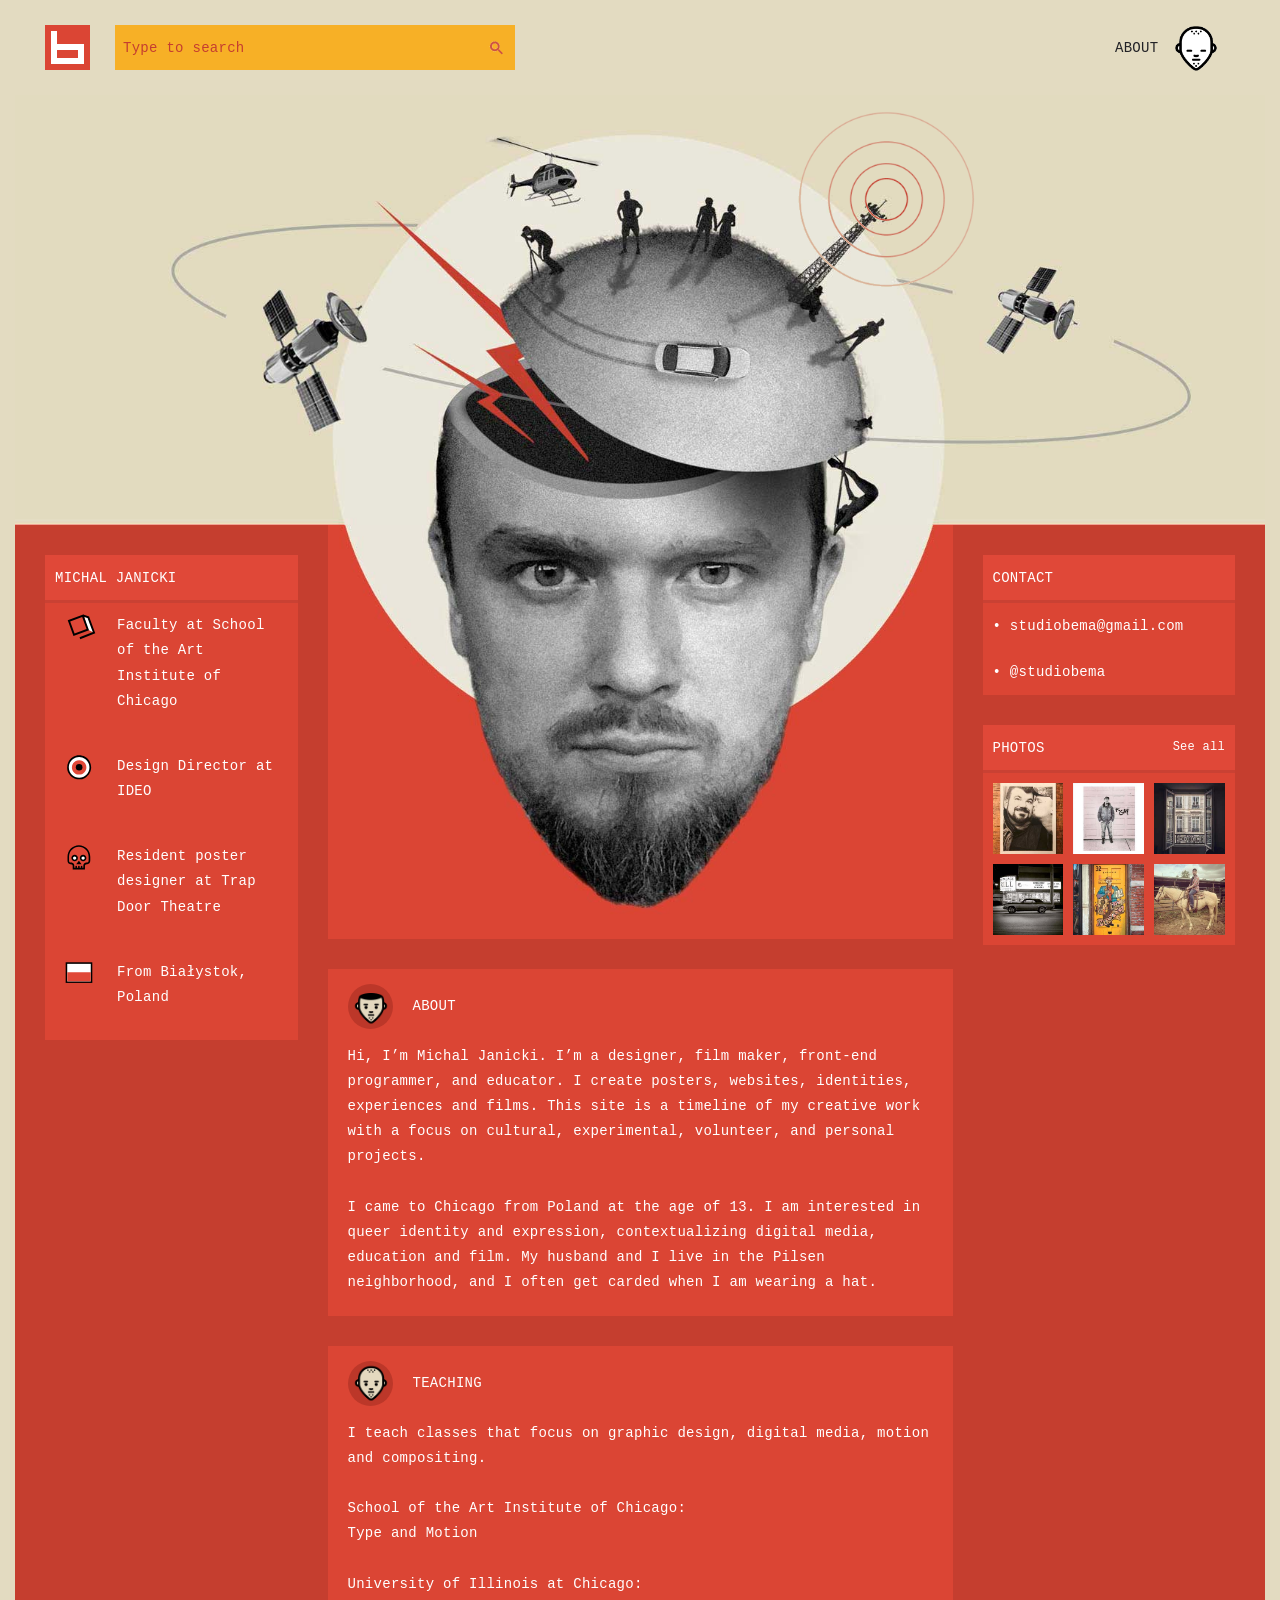
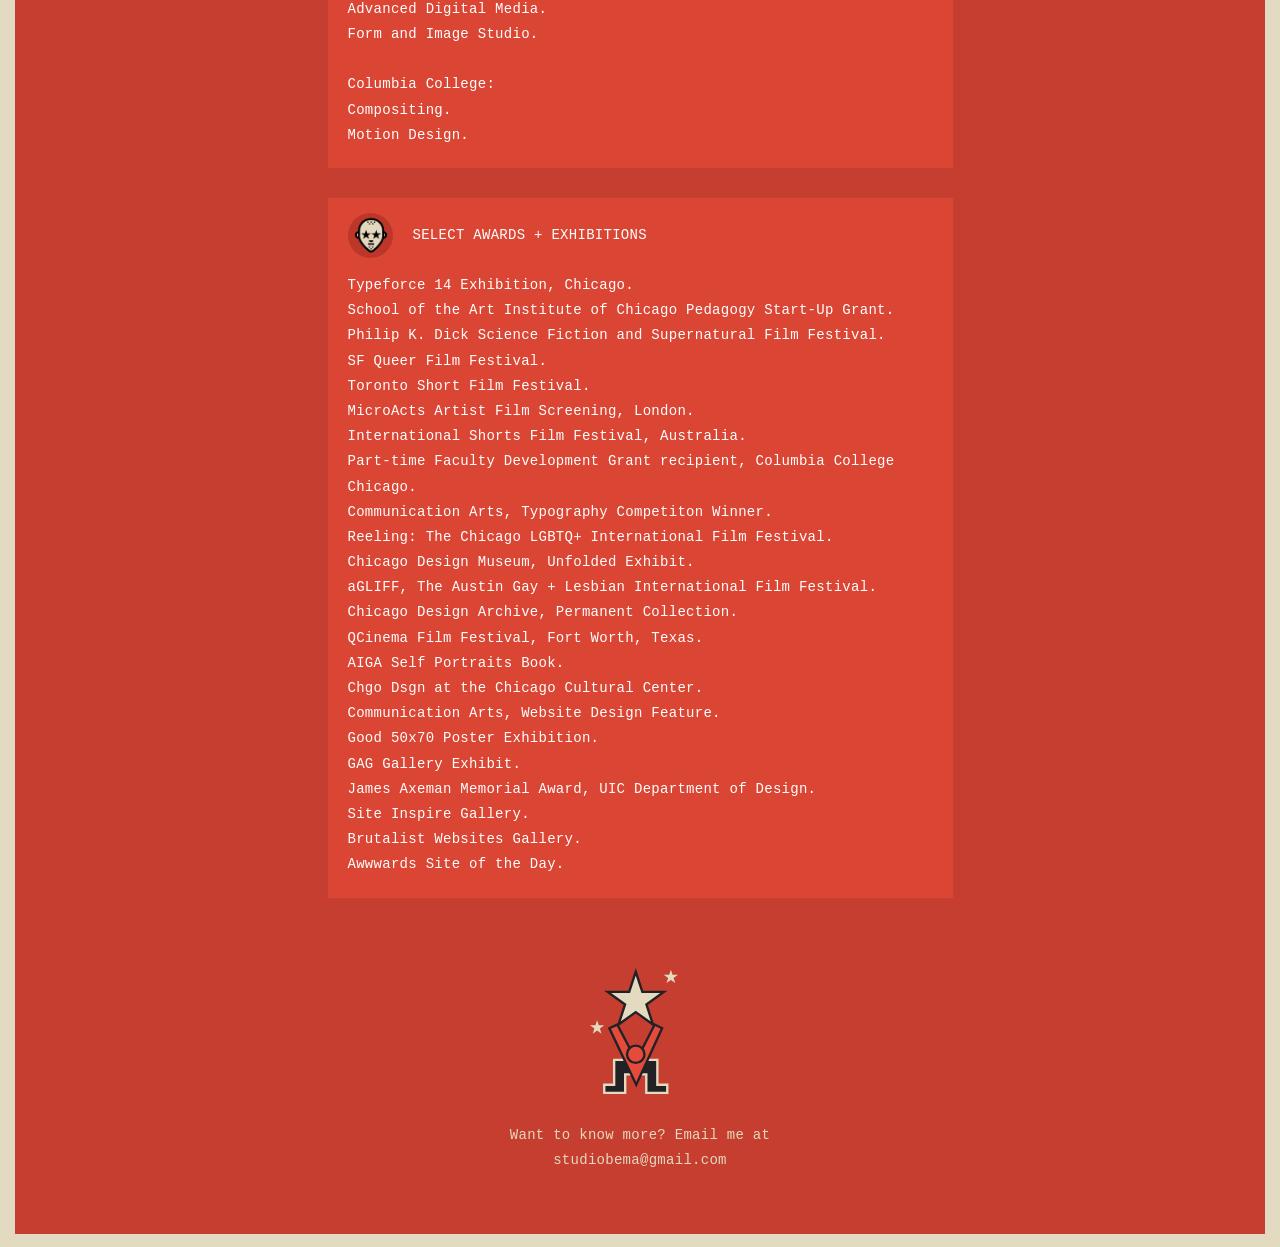
<file: about/index.html>
<!DOCTYPE html>
<meta name="viewport" content="width=device-width, initial-scale=1">
<html>
	<head>

		<title>About Studiobema</title>
		<meta name="description" content="Studiobema, work by Michal Janicki. Graphic Design, theatre, video, film teaching." />
		<meta http-equiv="content-type" content="text/html; charset=UTF-8" />
        
		<link rel="stylesheet" href="../css/bemastyle.css?v=18" type="text/css" media="screen" />

		<!-- Global site tag (gtag.js) - Google Analytics -->
<script async src="https://www.googletagmanager.com/gtag/js?id=UA-4412601-3"></script>
<script>
  window.dataLayer = window.dataLayer || [];
  function gtag(){dataLayer.push(arguments);}
  gtag('js', new Date());

  gtag('config', 'UA-4412601-3');
</script>
		
		
</head>
<body style="background-color: #c53e2f; color: #e4d9bf;">	
		
	
<div class="fixedMenu">
		
	<a href="../index.html" target="_self"><div id="logoHold">		<div class="logo_bema1"></div><div class="logo_bema2"></div><div class="logo_bema3"></div><div class="logo_bema4"></div>  </div></a>
	
	

	
  <div class="searchBar">
    <input
      id="siteSearch"
      type="text"
      placeholder="Type to search"
      autocomplete="off"
    />
  </div>
	

	<a href="index.html" target="_self"><div class="portrait">About</div></a>
<button class="mobileToolsBtn" id="mobileToolsBtn">+ Menu</button>

<div class="mobilePanel" id="mobilePanel">
  <div class="searchBarMobile">
    <input
      id="siteSearchMobile"
      type="text"
      placeholder="Type to search"
      autocomplete="off"
    />
  </div>

  <div class="mobilePanelSection">
    <div class="mobilePanelTitle">Favorites</div>
    <div class="mobileLinks">

     <a href="../trap/index.html" target="_self"><img class="mobileprofilePic" src="../img/home/posts/02_trap_profile.jpg" alt=""/>Theatre Posters</a>

     <a href="../exbf/index.html" target="_self"><img class="mobileprofilePic" src="../img/home/posts/03_future_profile.jpg" alt=""/>Future Ex-BF</a>

          <a href="../nexus6/index.html" target="_self"><img class="mobileprofilePic" src="../img/home/posts/00_nexus.jpg" alt=""/>Nexus 6 Portraits</a>

    </div>
  </div>
</div>

</div>

	<div class="mobileBackdrop" id="mobileBackdrop"></div>
	
	

		<div class="preloader_lite"></div>
	
	<script>
	const preloader_lite = document.querySelector('.preloader_lite');

const fadeEffect = setInterval(() => {
  // if we don't set opacity 1 in CSS, then   //it will be equaled to "", that's why we   // check it
  if (!preloader_lite.style.opacity) {
    preloader_lite.style.opacity = 1;
  }
  if (preloader_lite.style.opacity > 0) {
    preloader_lite.style.opacity -= 0.2;
  } else {
    clearInterval(fadeEffect);
  }
}, 50);

window.addEventListener('load', fadeEffect);
	</script>
	
	<div class="holderOne">
		
		
<div class="port_fix"><img src="../img/about/about.gif" width="100%" alt="Michal Janicki, Graphic Design, Educator, Film Director"/></div>		
		
<div style="margin-top: 0px" class="port"><img src="../img/about/michal.jpg" width="100%" alt="Michal Janicki, Graphic Design, Educator, Film Director"/></div>
		
		
		
		<div class="about_left_column">
			<div class="redHigh2"><div class="adTextOne">Michal Janicki</div>
		</div>
			<div class="about_icon"><img width="32px" src="../img/home/classes.svg" alt=""/></div>
			<div class="about_des">Faculty at <a style="color: #fff" href="https://www.saic.edu/profiles/faculty/michal-janicki" target="_blank">School of the Art Institute of Chicago</a></div>
			
			
			
			<div class="about_icon"><img width="32px" src="../img/home/design.svg" alt=""/></div>
			<div class="about_des">Design Director at <a style="color: #fff" href="https://ideo.com/" target="_blank">IDEO</a></div>
					
						
			
				<div class="about_icon"><img width="32px" src="../img/home/theatre.svg" alt=""/></div>
			<div class="about_des">Resident poster designer at <a style="color: #fff" href="https://trapdoortheatre.com/" target="_blank">Trap Door Theatre</a></div>
			
			
	<!--		<div class="about_icon"><img width="32px" src="../img/home/location.svg" alt=""/></div>
			<div class="about_des">Lives in <a style="color: #fff" href="https://goo.gl/maps/eVQC5CEAqa2BRjbz7" target="_blank">Pilsen, Chicago</a></div>-->
			
			<div class="about_icon"><img width="32px" src="../img/home/poland.svg" alt=""/></div>
			<div class="about_des">From <a style="color: #fff" href="https://goo.gl/maps/DVfX1Z4UxsrrbZYVA" target="_blank">Białystok, Poland</a></div>
		</div>
		
		
		
		
		
		<div class="about_holder">
		
			<div class="post_profile">

	<img src="../img/about/janicki.jpg" width="100%" alt="Michal Janicki, Graphic Design, Educator, Film Director"/>
		
			</div>
	
	
	<div class="post_about">
	  <div class="postTop">
			<img class="profilePic" src="../img/about/bio.gif" width="100%"  alt=""/>
			About
	  </div>
		<div class="postDescription">
		Hi, I’m Michal Janicki. I’m a designer, film maker, front-end programmer, and educator. I create posters, websites, identities, experiences and films. This site is a timeline of my creative work with a focus on cultural, experimental, volunteer, and personal projects. 
<br><br>
I came to Chicago from Poland at the age of 13. I am interested in queer identity and expression, contextualizing digital media, education and film. My husband and I live in the Pilsen neighborhood, and I often get carded when I am wearing a hat. 
	  </div>
		
			</div>
		
		
		
			<div class="post_about">
	  <div class="postTop">
			<img class="profilePic" src="../img/about/teach.gif" width="100%"  alt=""/>
			Teaching
	  </div>
		<div class="postDescription">
I teach classes that focus on graphic design, digital media, motion and compositing. <br>
<br>
School of the Art Institute of Chicago:<br>
			Type and Motion<br>
			<br>
University of Illinois at Chicago:<br>
Advanced Digital Media.<br>
Form and Image Studio.<br>
<br>
Columbia College:<br>
Compositing.<br>
Motion Design.<br>
	  </div>
		
			</div>
	
		
			<div class="post_about">
	  <div class="postTop">
			<img class="profilePic" src="../img/about/awards.gif" width="100%"  alt=""/>
			Select Awards + Exhibitions
	  </div>
		<div class="postDescription">
Typeforce 14 Exhibition, Chicago.<br>
School of the Art Institute of Chicago Pedagogy Start-Up Grant.<br>
Philip K. Dick Science Fiction and Supernatural Film Festival.<br>
SF Queer Film Festival.<br>
Toronto Short Film Festival.<br>
MicroActs Artist Film Screening, London.<br>
International Shorts Film Festival, Australia.<br>
Part-time Faculty Development Grant recipient, Columbia College Chicago.<br>
Communication Arts, Typography Competiton Winner.<br>
Reeling: The Chicago LGBTQ+ International Film Festival.<br>
Chicago Design Museum, Unfolded Exhibit.<br>
aGLIFF, The Austin Gay + Lesbian International Film Festival.<br>
Chicago Design Archive, Permanent Collection.<br>
QCinema Film Festival, Fort Worth, Texas.<br>
AIGA Self Portraits Book.<br>
Chgo Dsgn at the Chicago Cultural Center.<br>
Communication Arts, Website Design Feature.<br>
Good 50x70 Poster Exhibition.<br>
GAG Gallery Exhibit.<br>
James Axeman Memorial Award, UIC Department of Design.<br>
Site Inspire Gallery.<br>
Brutalist Websites Gallery.<br>
Awwwards Site of the Day.<br>
	  </div>
		
			</div>
		
		<div style="background-color:#c53e2f; margin-bottom: 0px" class="post_finish">
				<div class="award">
			<img src="../img/home/award.svg" alt="Award"/></div>
				
		<div class="award-text">
			Want to know more? Email me at<br><a style="color:#e4d9bf" href="mailto:studiobema@gmail.com">studiobema@gmail.com</a>
	  
	  </div></div>
		
		</div>
		
			<div class="about_left_column">
			<div class="redHigh2">
				<div class="adTextOne">Contact</div>
		</div>
			<a style="color:#fff" href="mailto:studiobema@gmail.com" target="_blank"><div class="ContactLnk" style="max-width: 100%">• studiobema@gmail.com</div></a>	
		<a style="color:#fff" href="https://www.instagram.com/studiobema/" target="_blank"><div class="ContactLnk" style="max-width: 100%">• @studiobema</div>	</a>
		</div>	
		
					<div class="about_left_column">
			<div class="redHigh2"><div class="adTextOne">Photos</div><div class="adTextTwo"><a style="color:#fff" href="https://www.instagram.com/studiobema/" target="_blank">See all</a></div>
		</div>
			<div class="foto" style="padding-top:10px"><a href="https://www.instagram.com/studiobema/" target="_blank"><img src="../img/about/bw.jpg" width="100%"  alt=""/></a></div>	
						
			<div class="foto" style="padding-top:10px"><a href="https://www.instagram.com/p/B_x1Pl1lAnn/?utm_source=ig_web_copy_link" target="_blank"><img src="../img/about/gay.jpg" width="100%"  alt=""/></a></div>	
						
						
				<div class="foto" style="padding-top:10px"><a href="https://www.instagram.com/p/BYJQiWJjdLH/?utm_source=ig_web_copy_link" target="_blank"><img src="../img/about/france.jpg" width="100%"  alt=""/></a></div>	
						
						
				<div class="foto"><a href="https://www.instagram.com/p/BymASJWlgRT/?utm_source=ig_web_copy_link" target="_blank"><img src="../img/about/car.jpg" width="100%"  alt=""/></a></div>	
						
						
			<div class="foto"><a href="https://www.instagram.com/studiobema/" target="_blank"><img src="../img/about/pilsen.jpg" width="100%"  alt=""/></a></div>	
						
			<div class="foto"><a href="https://www.instagram.com/studiobema/" target="_blank"><img src="../img/about/horse.jpg" width="100%"  alt=""/></a></div>			
						
		</div>	
		
		
		<script>
document.addEventListener('DOMContentLoaded', function () {
  const menu = document.querySelector('.fixedMenu');
  if (!menu) return;

  const MOBILE_MAX = 768; // match your mobile breakpoint
  let lastScrollY = window.scrollY;
  let ticking = false;

  function isMobile() {
    return window.innerWidth <= MOBILE_MAX;
  }

  function onScroll() {
    if (!isMobile()) {
      // Always show menu on desktop
      menu.classList.remove('is-hidden');
      lastScrollY = window.scrollY;
      ticking = false;
      return;
    }

    const currentScrollY = window.scrollY;

    if (currentScrollY > lastScrollY && currentScrollY > 80) {
      // scrolling down
      menu.classList.add('is-hidden');
    } else {
      // scrolling up
      menu.classList.remove('is-hidden');
    }

    lastScrollY = currentScrollY;
    ticking = false;
  }

  window.addEventListener('scroll', function () {
    if (!ticking) {
      requestAnimationFrame(onScroll);
      ticking = true;
    }
  });

  // Ensure correct state when resizing
  window.addEventListener('resize', function () {
    if (!isMobile()) {
      menu.classList.remove('is-hidden');
    }
  });
});
</script>
		
		
	
</div>


<script>
document.addEventListener('DOMContentLoaded', () => {
  const btn = document.getElementById('mobileToolsBtn');
  const panel = document.getElementById('mobilePanel');
  if (!btn || !panel) return;

  // Menu open/close button
  btn.addEventListener('click', (e) => {
    e.stopPropagation();
    panel.classList.toggle('is-open');
  });

  // Close when tapping outside
  document.addEventListener('click', () => panel.classList.remove('is-open'));
  panel.addEventListener('click', (e) => e.stopPropagation());
});
</script>

<script>
document.addEventListener('DOMContentLoaded', function () {
  const panel = document.querySelector('.mobilePanel');
  const backdrop = document.getElementById('mobileBackdrop');
  if (!panel || !backdrop) return;

  // Keep backdrop in sync whenever the panel is toggled
  function syncBackdrop() {
    backdrop.classList.toggle('is-open', panel.classList.contains('is-open'));
  }

  // 1) If your code toggles the panel class somewhere else,
  // this observer will automatically sync the backdrop.
  const observer = new MutationObserver(syncBackdrop);
  observer.observe(panel, { attributes: true, attributeFilter: ['class'] });

  // 2) Click backdrop to close
  backdrop.addEventListener('click', function () {
    panel.classList.remove('is-open');
    backdrop.classList.remove('is-open');
  });

  // 3) Close on Escape
  document.addEventListener('keydown', function (e) {
    if (e.key === 'Escape') {
      panel.classList.remove('is-open');
      backdrop.classList.remove('is-open');
    }
  });

  // Initialize once on load
  syncBackdrop();
});
</script>

<script>
document.addEventListener('DOMContentLoaded', function () {

  // Grab both search inputs (if one doesn't exist on a page, that's fine)
  const inputs = document.querySelectorAll('#siteSearch, #siteSearchMobile');
  if (!inputs.length) return;

  const MIN_CHARS = 3;

  const cards = Array.from(
    document.querySelectorAll('.post, .post_about, .post_profile')
  );

  // Save original HTML + display so we can fully restore between searches
  cards.forEach(card => {
    card.dataset.originalHtml = card.innerHTML;

    const cs = window.getComputedStyle(card);
    card.dataset.originalDisplay = (cs.display === 'none') ? '' : cs.display;
  });

  function runSearch(raw) {
    const q = raw.trim().toLowerCase();

    // Restore everything first (including any previous highlighting)
    cards.forEach(card => {
      card.innerHTML = card.dataset.originalHtml;
      card.style.display = card.dataset.originalDisplay || '';
    });

    // If too short, stop after restoring
    if (q.length < MIN_CHARS) return;

    // Escape regex characters in the query
    const safeQ = q.replace(/[-\/\\^$*+?.()|[\]{}]/g, '\\$&');
    const regex = new RegExp('(' + safeQ + ')', 'gi');

    cards.forEach(card => {
      // Use *visible* text (not HTML) for matching
      const text = card.innerText.toLowerCase();
      const match = text.includes(q);

      if (!match) {
        card.style.display = 'none';
        return;
      }

      // Highlight only inside the readable description blocks
      const targets = card.querySelectorAll('.postDescription');
      targets.forEach(el => {
        el.innerHTML = el.innerHTML.replace(
          regex,
          '<span class="search-highlight">$1</span>'
        );
      });
    });
  }

  // Wire up both inputs
  inputs.forEach(input => {
    input.addEventListener('input', function () {
      // Optional: keep both inputs in sync visually
      inputs.forEach(other => {
        if (other !== input) other.value = input.value;
      });

      runSearch(input.value);
    });
  });

});
</script>
</body>
</html>
</file>
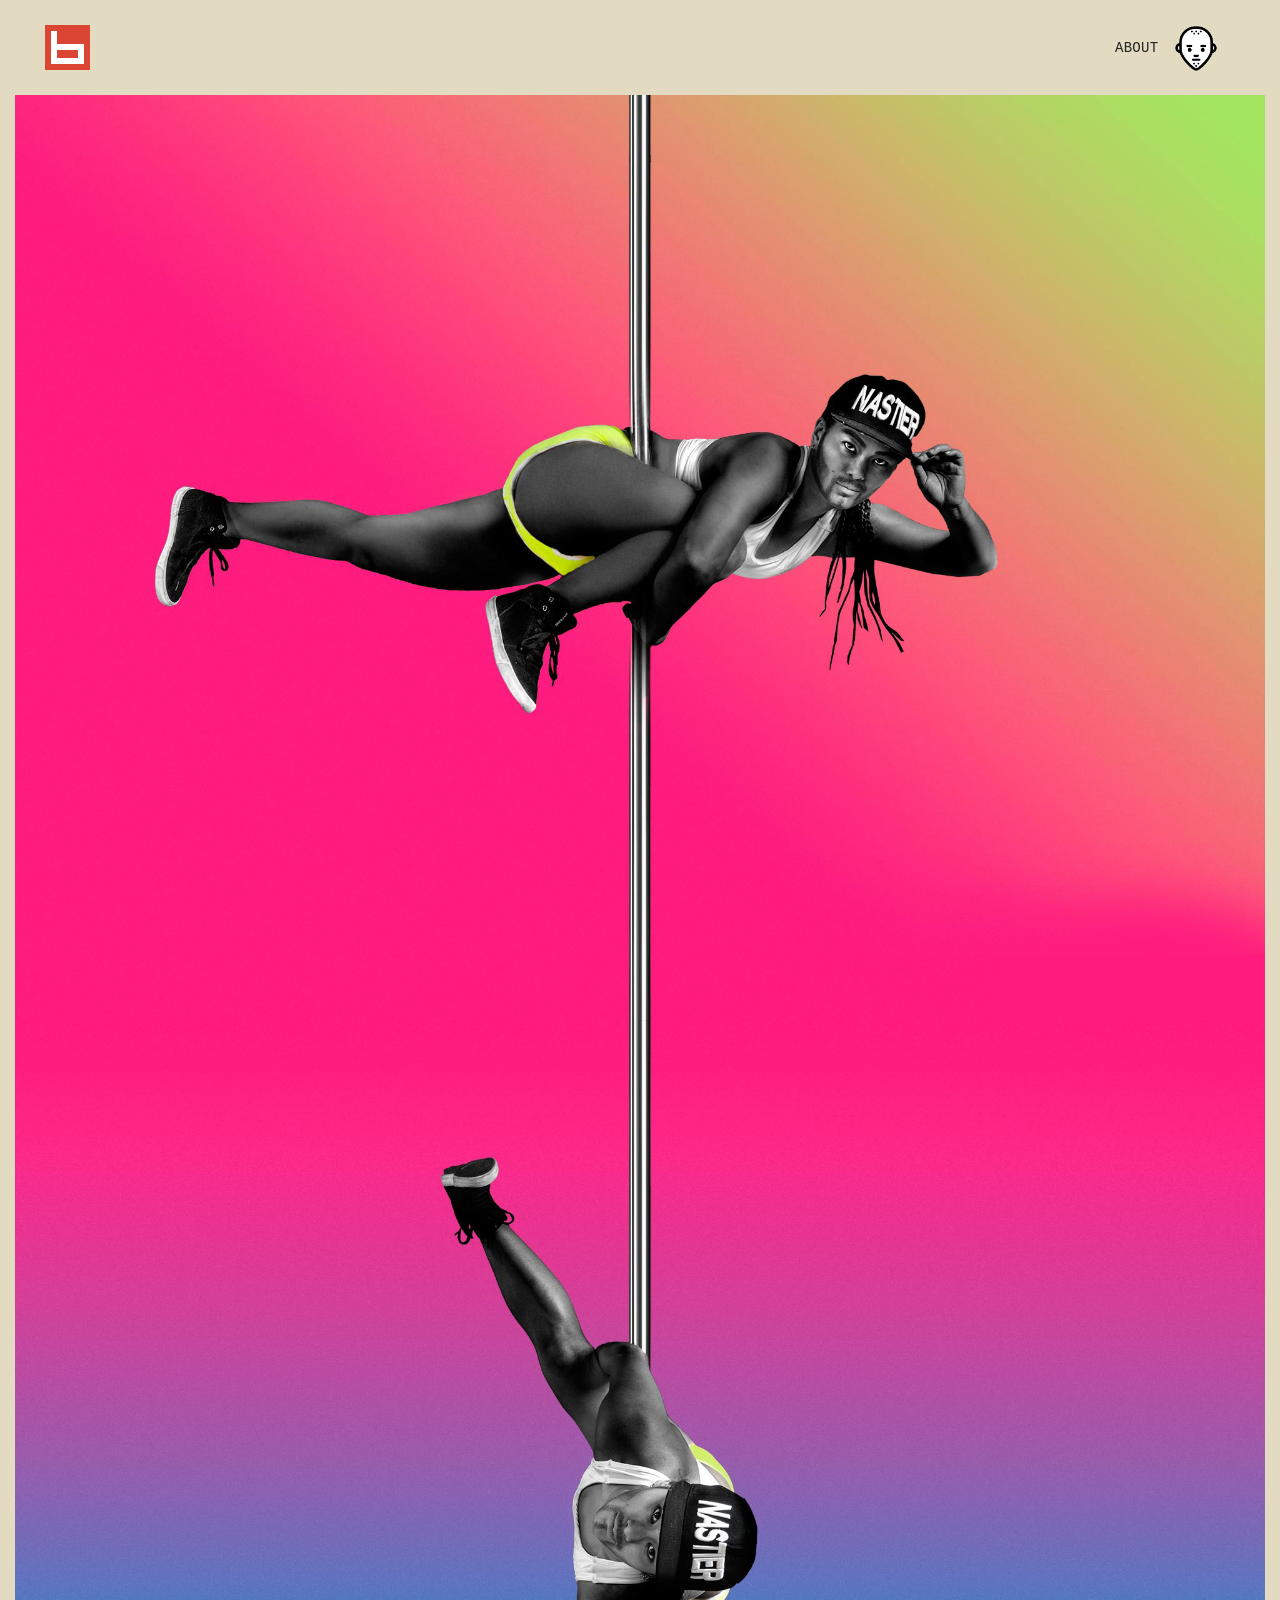
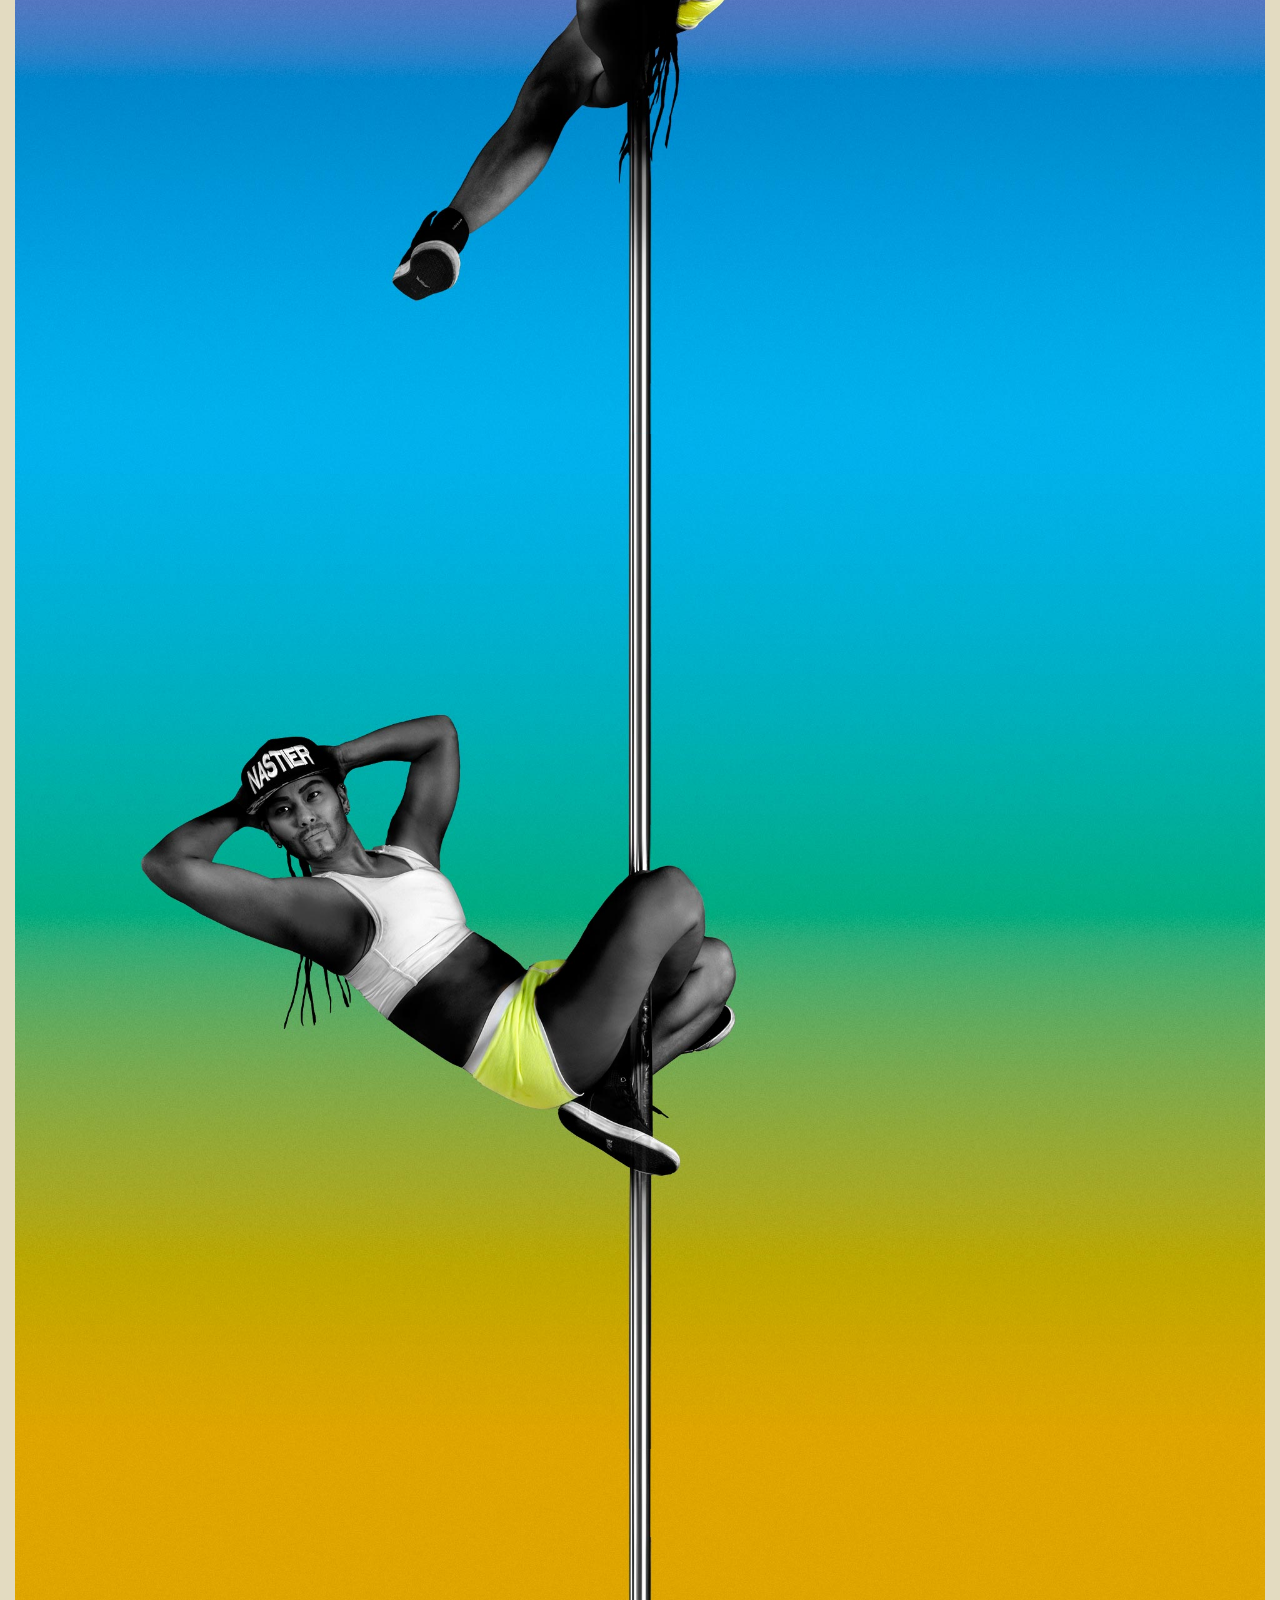
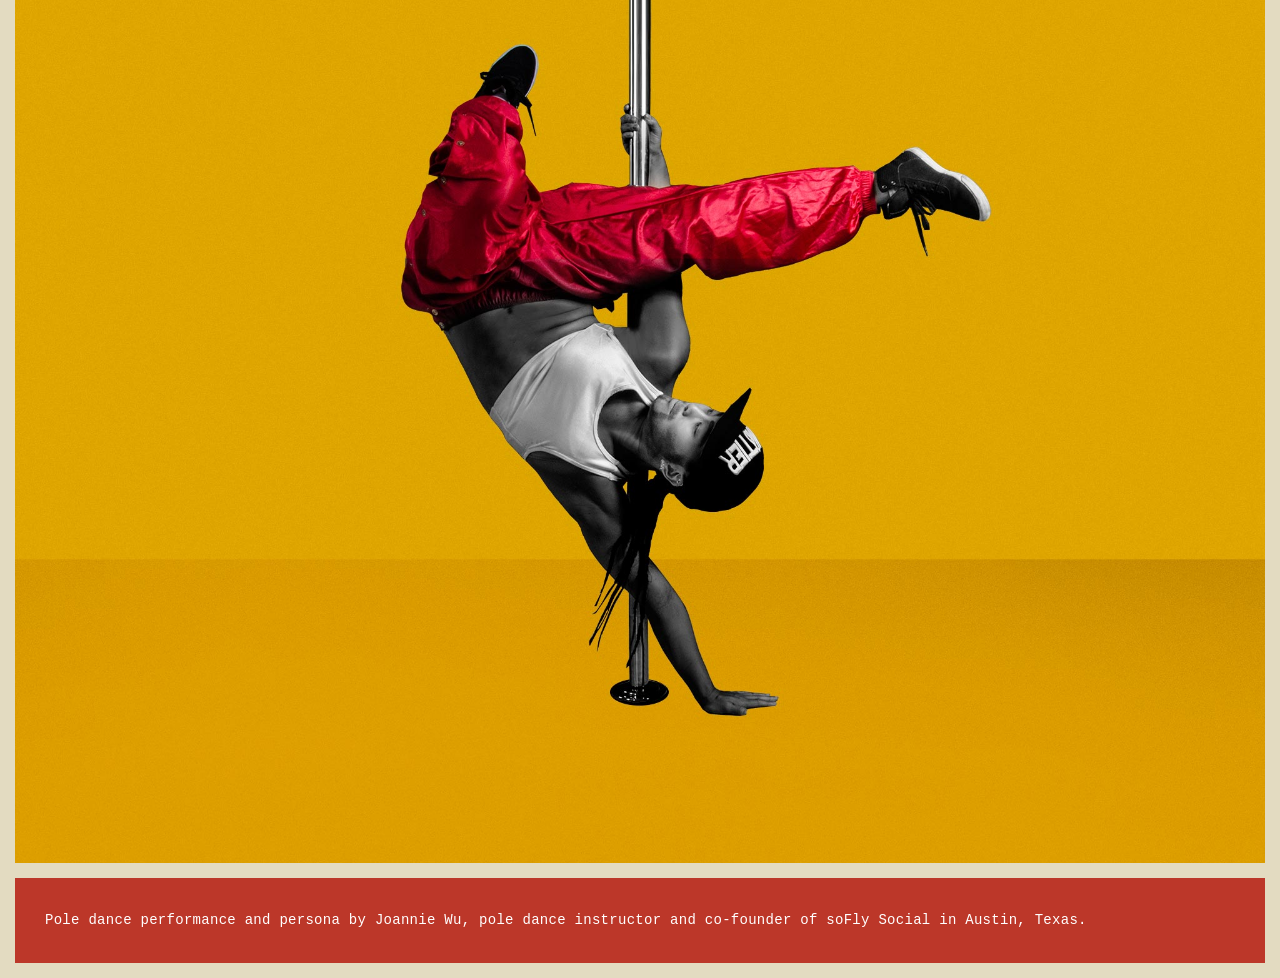
<file: exbf/index.html>
<!DOCTYPE html>
<meta name="viewport" content="width=device-width, initial-scale=1">
<html>
	<head>

		<title>Your Future Ex-Boyfriend – Studiobema</title>
		<meta name="description" content="Pole dance performance and persona by Joannie Wu, pole dance instructor and co-founder of So Fly Social in Austin, Texas." />
		<meta http-equiv="content-type" content="text/html; charset=UTF-8" />
        
		<link rel="stylesheet" href="../css/bemastyle.css?v=18" type="text/css" media="screen" />
<!-- Global site tag (gtag.js) - Google Analytics -->
<script async src="https://www.googletagmanager.com/gtag/js?id=UA-4412601-3"></script>
<script>
  window.dataLayer = window.dataLayer || [];
  function gtag(){dataLayer.push(arguments);}
  gtag('js', new Date());

  gtag('config', 'UA-4412601-3');
</script>
		
		
</head>
<body style="background-color: #e3dbc1; color: #fff; ">	
		
	
<div class="fixedMenu">
		
	<a href="../index.html" target="_self"><div id="logoHold">
		<div class="logo_bema1"></div><div class="logo_bema2"></div><div class="logo_bema3"></div><div class="logo_bema4"></div>
		</div></a>
	
	
	
	<div class="xCover"></div>
	

	

	<a href="../about/index.html" target="_self"><div class="portrait">About</div></a>

<button class="mobileToolsBtn" id="mobileToolsBtn">+ Menu</button>

<div class="mobilePanel" id="mobilePanel">
  <div class="mobilePanelSection">
    <div class="mobilePanelTitle">Favorites</div>
    <div class="mobileLinks">

     <a href="../trap/index.html" target="_self"><img class="mobileprofilePic" src="../img/home/posts/02_trap_profile.jpg" alt=""/>Theatre Posters</a>

     <a href="../exbf/index.html" target="_self"><img class="mobileprofilePic" src="../img/home/posts/03_future_profile.jpg" alt=""/>Future Ex-BF</a>

          <a href="../nexus6/index.html" target="_self"><img class="mobileprofilePic" src="../img/home/posts/00_nexus.jpg" alt=""/>Nexus 6 Portraits</a>

    </div>
  </div>
</div>
</div>

	<div class="mobileBackdrop" id="mobileBackdrop"></div>
	
		<div class="preloader_lite"></div>
	
	<script>
	const preloader_lite = document.querySelector('.preloader_lite');

const fadeEffect = setInterval(() => {
  // if we don't set opacity 1 in CSS, then   //it will be equaled to "", that's why we   // check it
  if (!preloader_lite.style.opacity) {
    preloader_lite.style.opacity = 1;
  }
  if (preloader_lite.style.opacity > 0) {
    preloader_lite.style.opacity -= 0.2;
  } else {
    clearInterval(fadeEffect);
  }
}, 50);

window.addEventListener('load', fadeEffect);
	</script>

	
	
	<div class="holderOne">
		
<div class="port"><img src="../img/exbf/exbf-1.jpg" width="100%" alt="Future Ex-Boyfriend, a Pole dance by Joannie Wu"/></div>
	
	
	<div class="port"><img src="../img/exbf/exbf-2.jpg" width="100%" alt="Future Ex-Boyfriend, a Pole dance by Joannie Wu"/></div>
		<div class="port"><img src="../img/exbf/exbf-3.jpg" width="100%" alt="Future Ex-Boyfriend, a Pole dance by Joannie Wu"/></div>
	<div class="port"><img src="../img/exbf/exbf-4.jpg" width="100%" alt="Future Ex-Boyfriend, a Pole dance by Joannie Wu"/></div>
		
		
		<div class="proDescription">	
Pole dance performance and persona by Joannie Wu, pole dance instructor and co-founder of <a style="color:#fff" href="https://sofly.social/" target="_blank">soFly Social</a> in Austin, Texas.</div>
				
	
</div>


<script>
document.addEventListener('DOMContentLoaded', () => {
  const btn = document.getElementById('mobileToolsBtn');
  const panel = document.getElementById('mobilePanel');
  if (!btn || !panel) return;

  // Menu open/close button
  btn.addEventListener('click', (e) => {
    e.stopPropagation();
    panel.classList.toggle('is-open');
  });

  // Close when tapping outside
  document.addEventListener('click', () => panel.classList.remove('is-open'));
  panel.addEventListener('click', (e) => e.stopPropagation());
});
</script>

<script>
document.addEventListener('DOMContentLoaded', function () {
  const panel = document.querySelector('.mobilePanel');
  const backdrop = document.getElementById('mobileBackdrop');
  if (!panel || !backdrop) return;

  // Keep backdrop in sync whenever the panel is toggled
  function syncBackdrop() {
    backdrop.classList.toggle('is-open', panel.classList.contains('is-open'));
  }

  // 1) If your code toggles the panel class somewhere else,
  // this observer will automatically sync the backdrop.
  const observer = new MutationObserver(syncBackdrop);
  observer.observe(panel, { attributes: true, attributeFilter: ['class'] });

  // 2) Click backdrop to close
  backdrop.addEventListener('click', function () {
    panel.classList.remove('is-open');
    backdrop.classList.remove('is-open');
  });

  // 3) Close on Escape
  document.addEventListener('keydown', function (e) {
    if (e.key === 'Escape') {
      panel.classList.remove('is-open');
      backdrop.classList.remove('is-open');
    }
  });

  // Initialize once on load
  syncBackdrop();
});
</script>
</body>
</html>
</file>
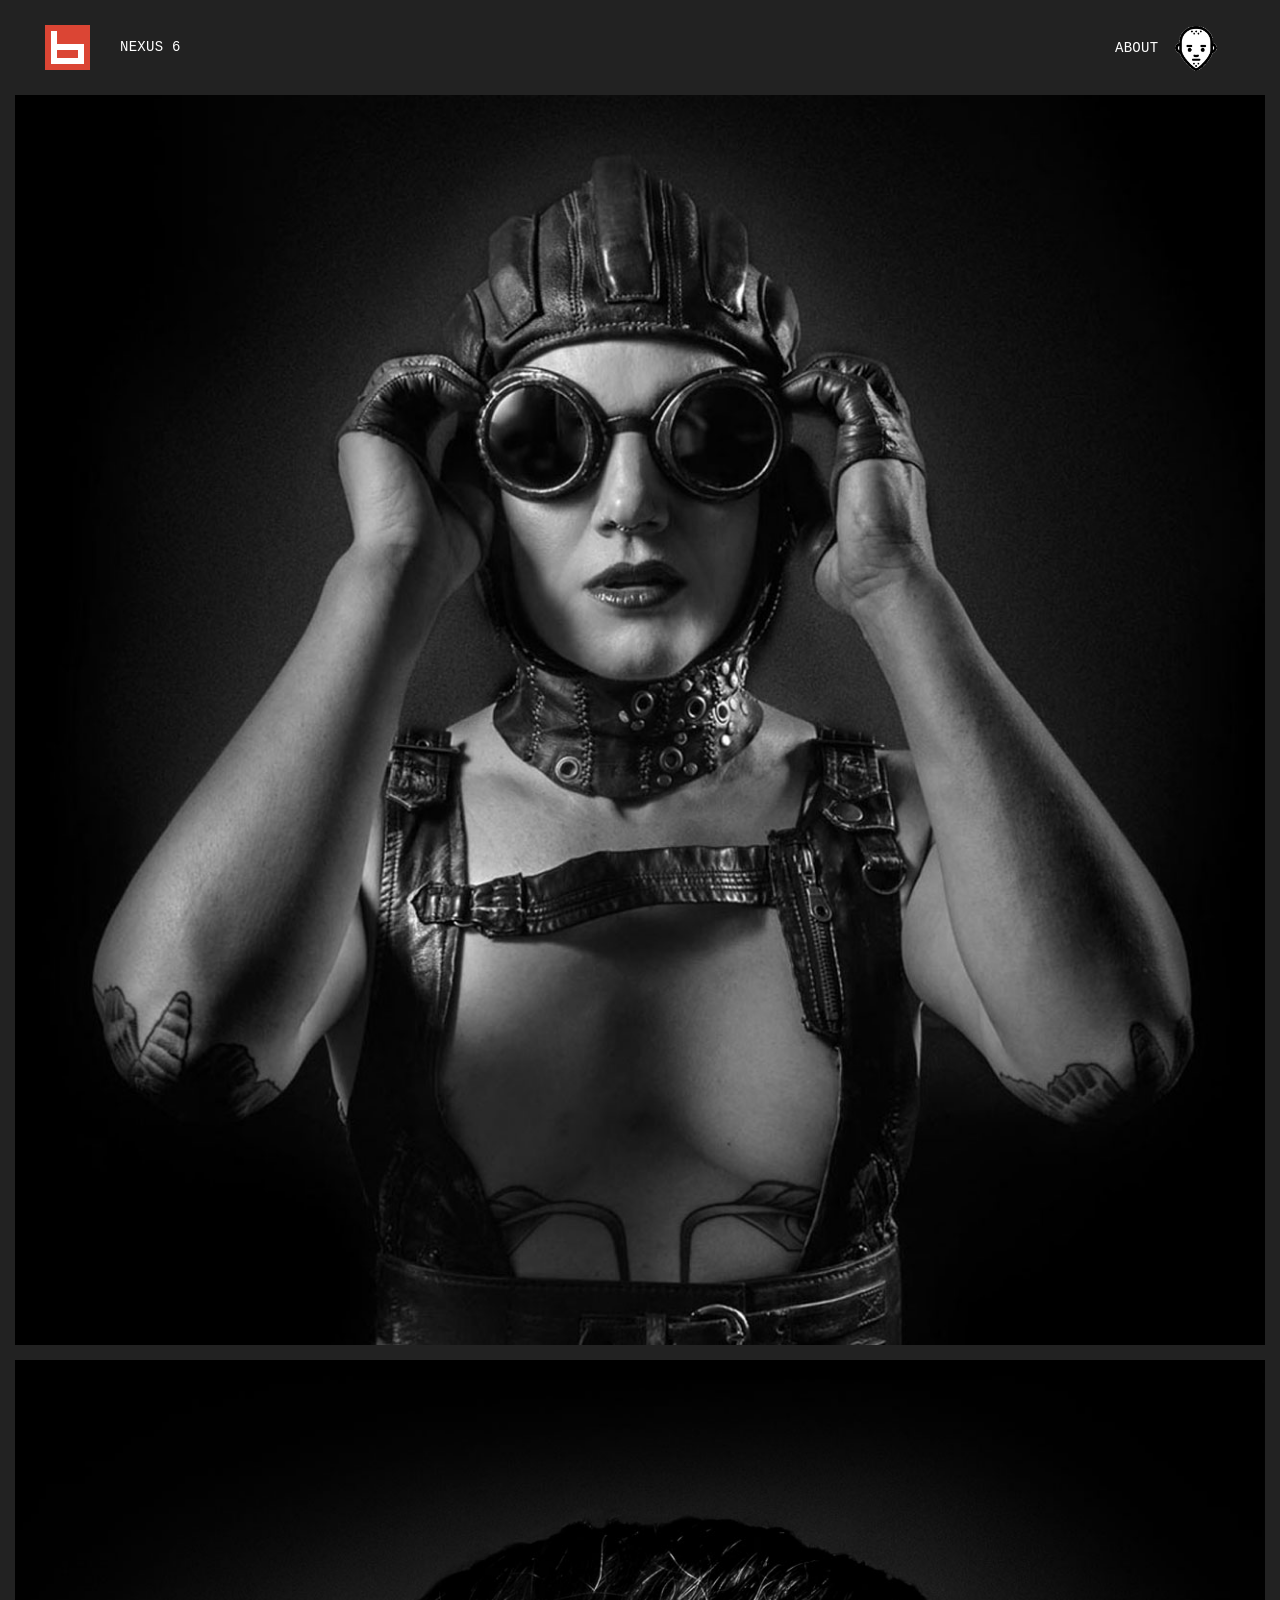
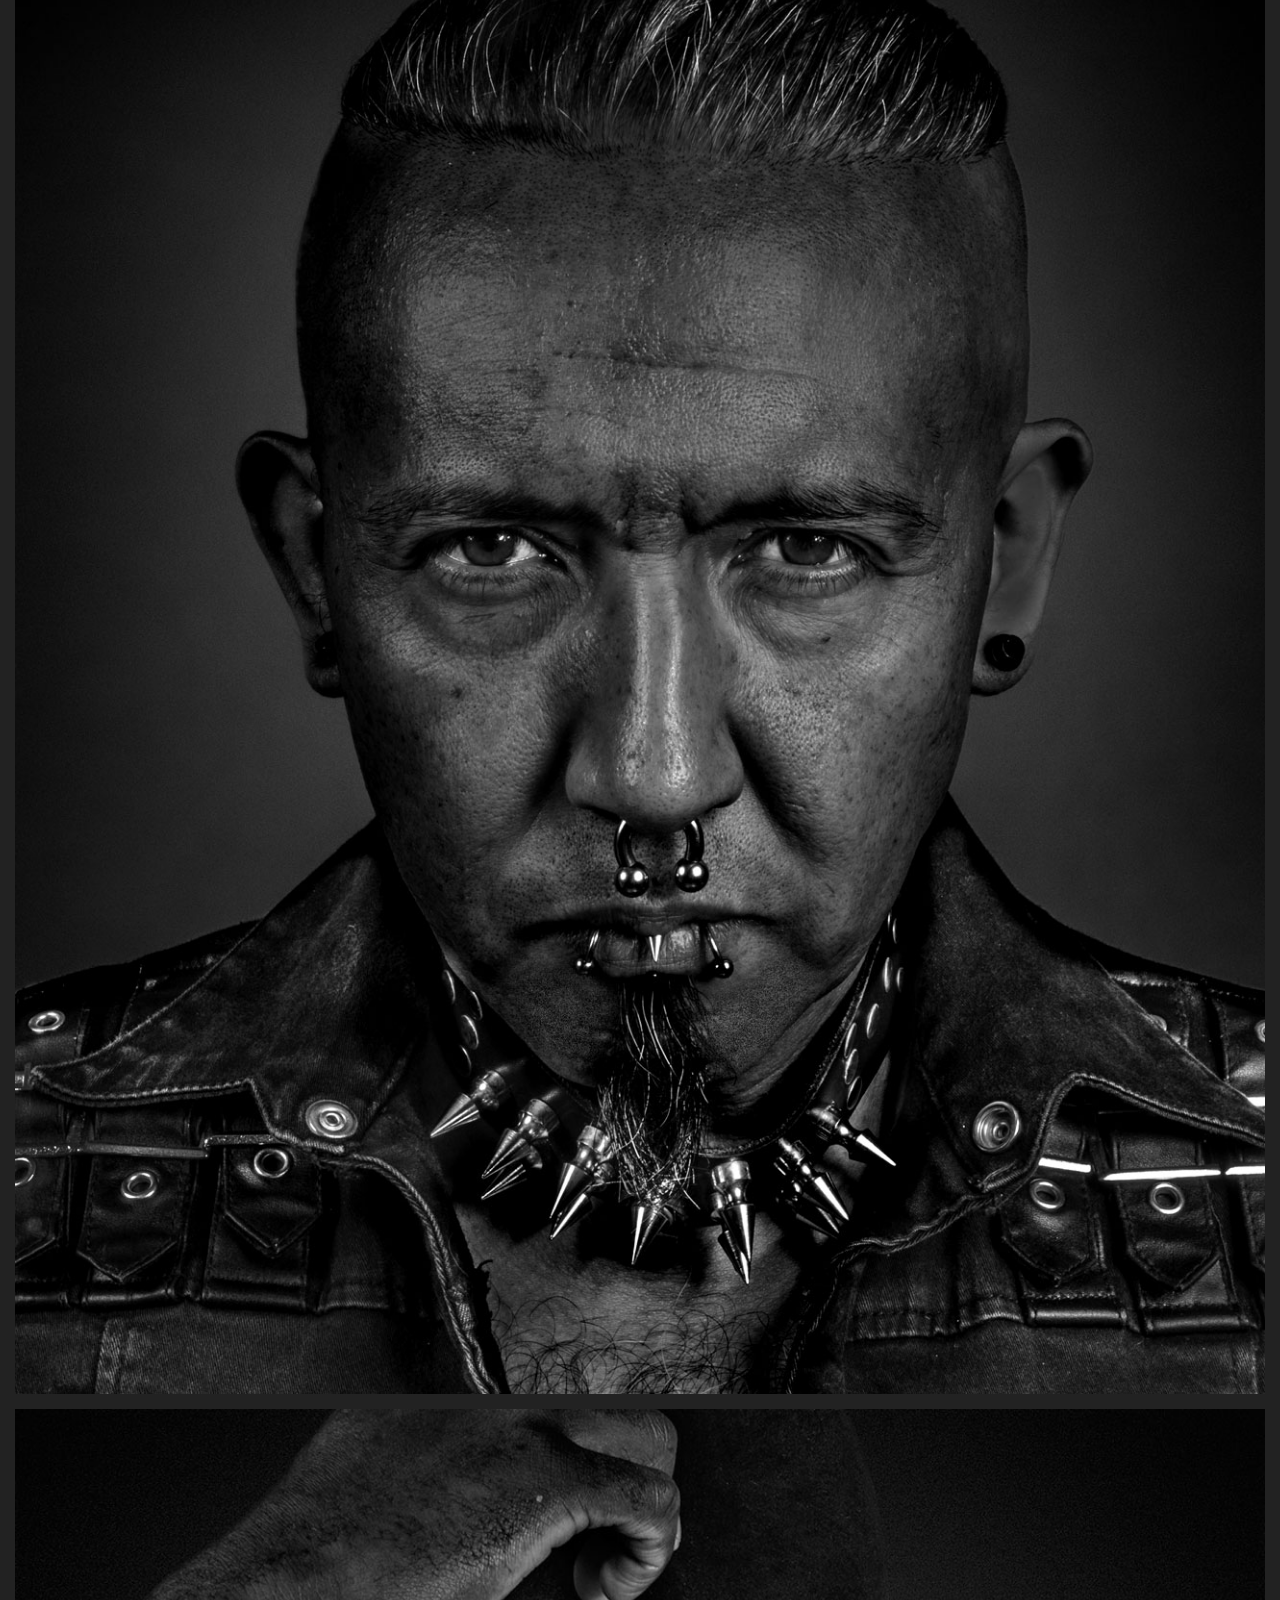
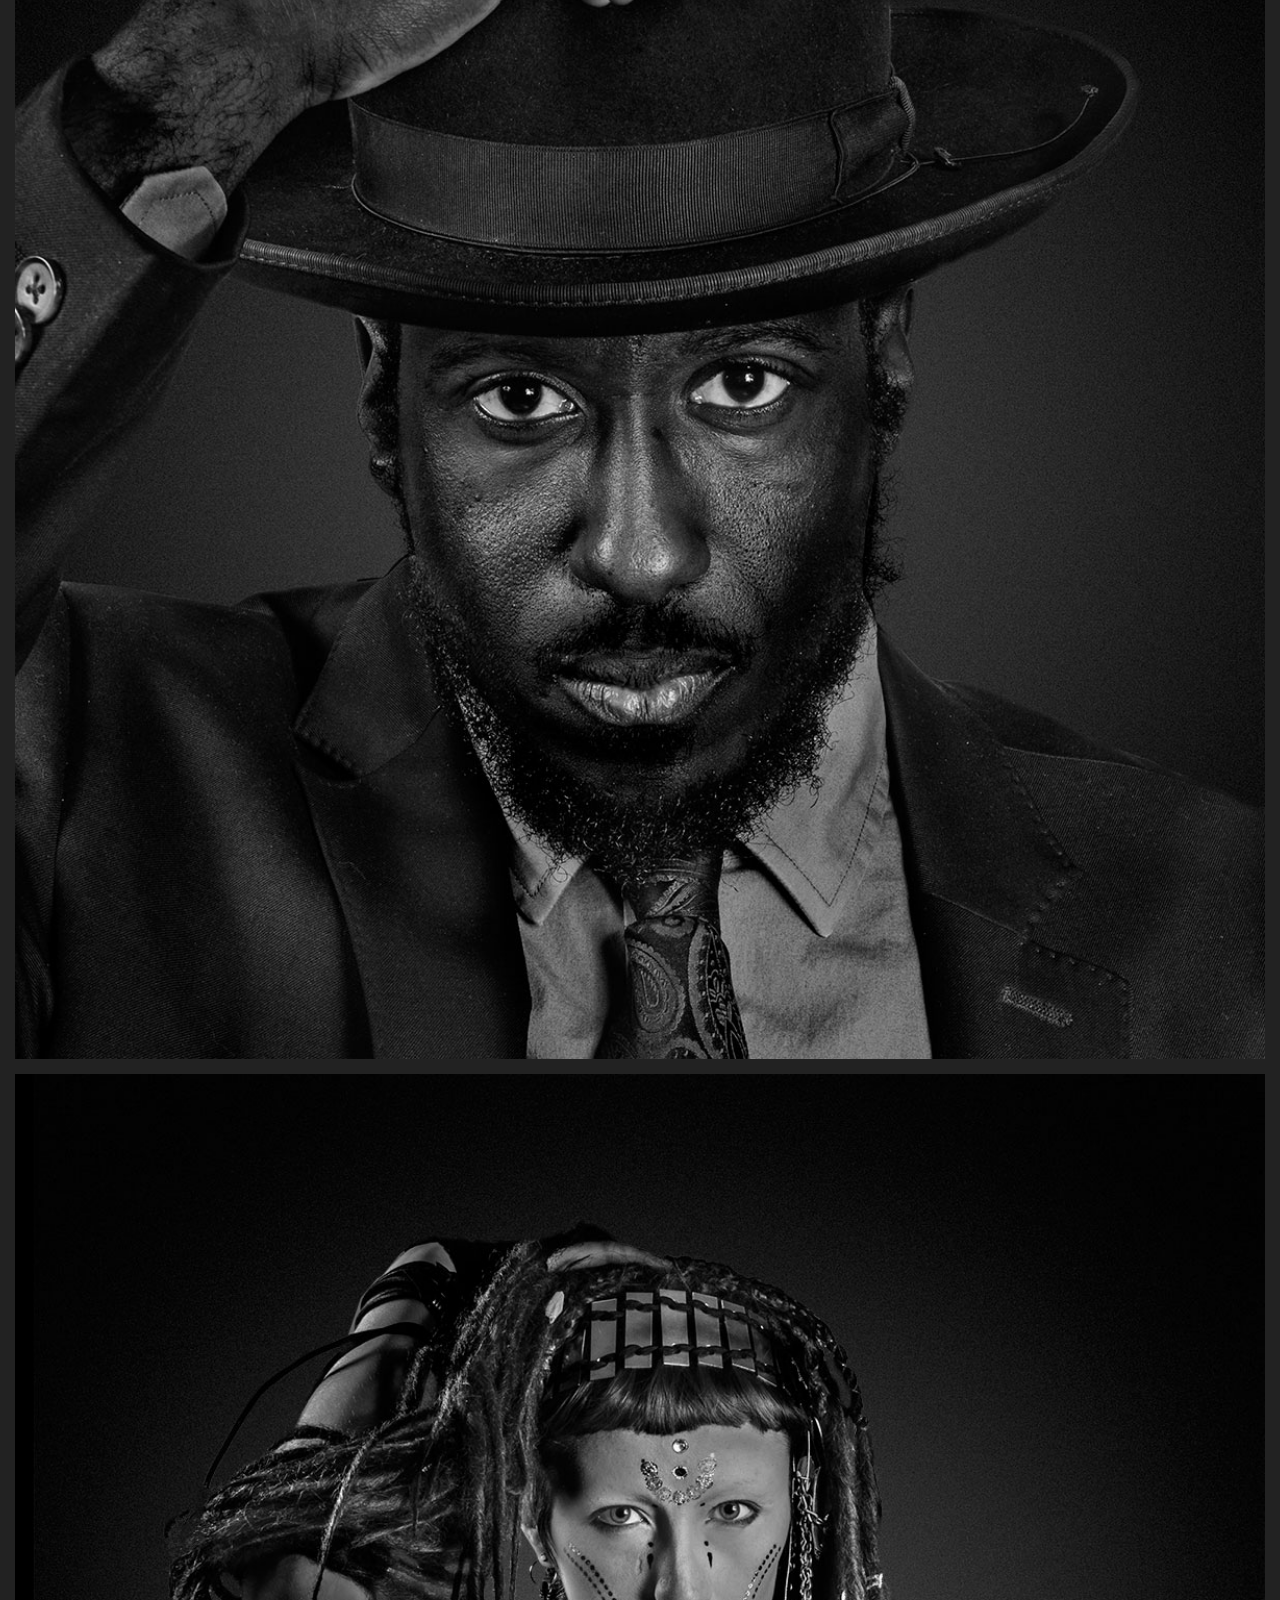
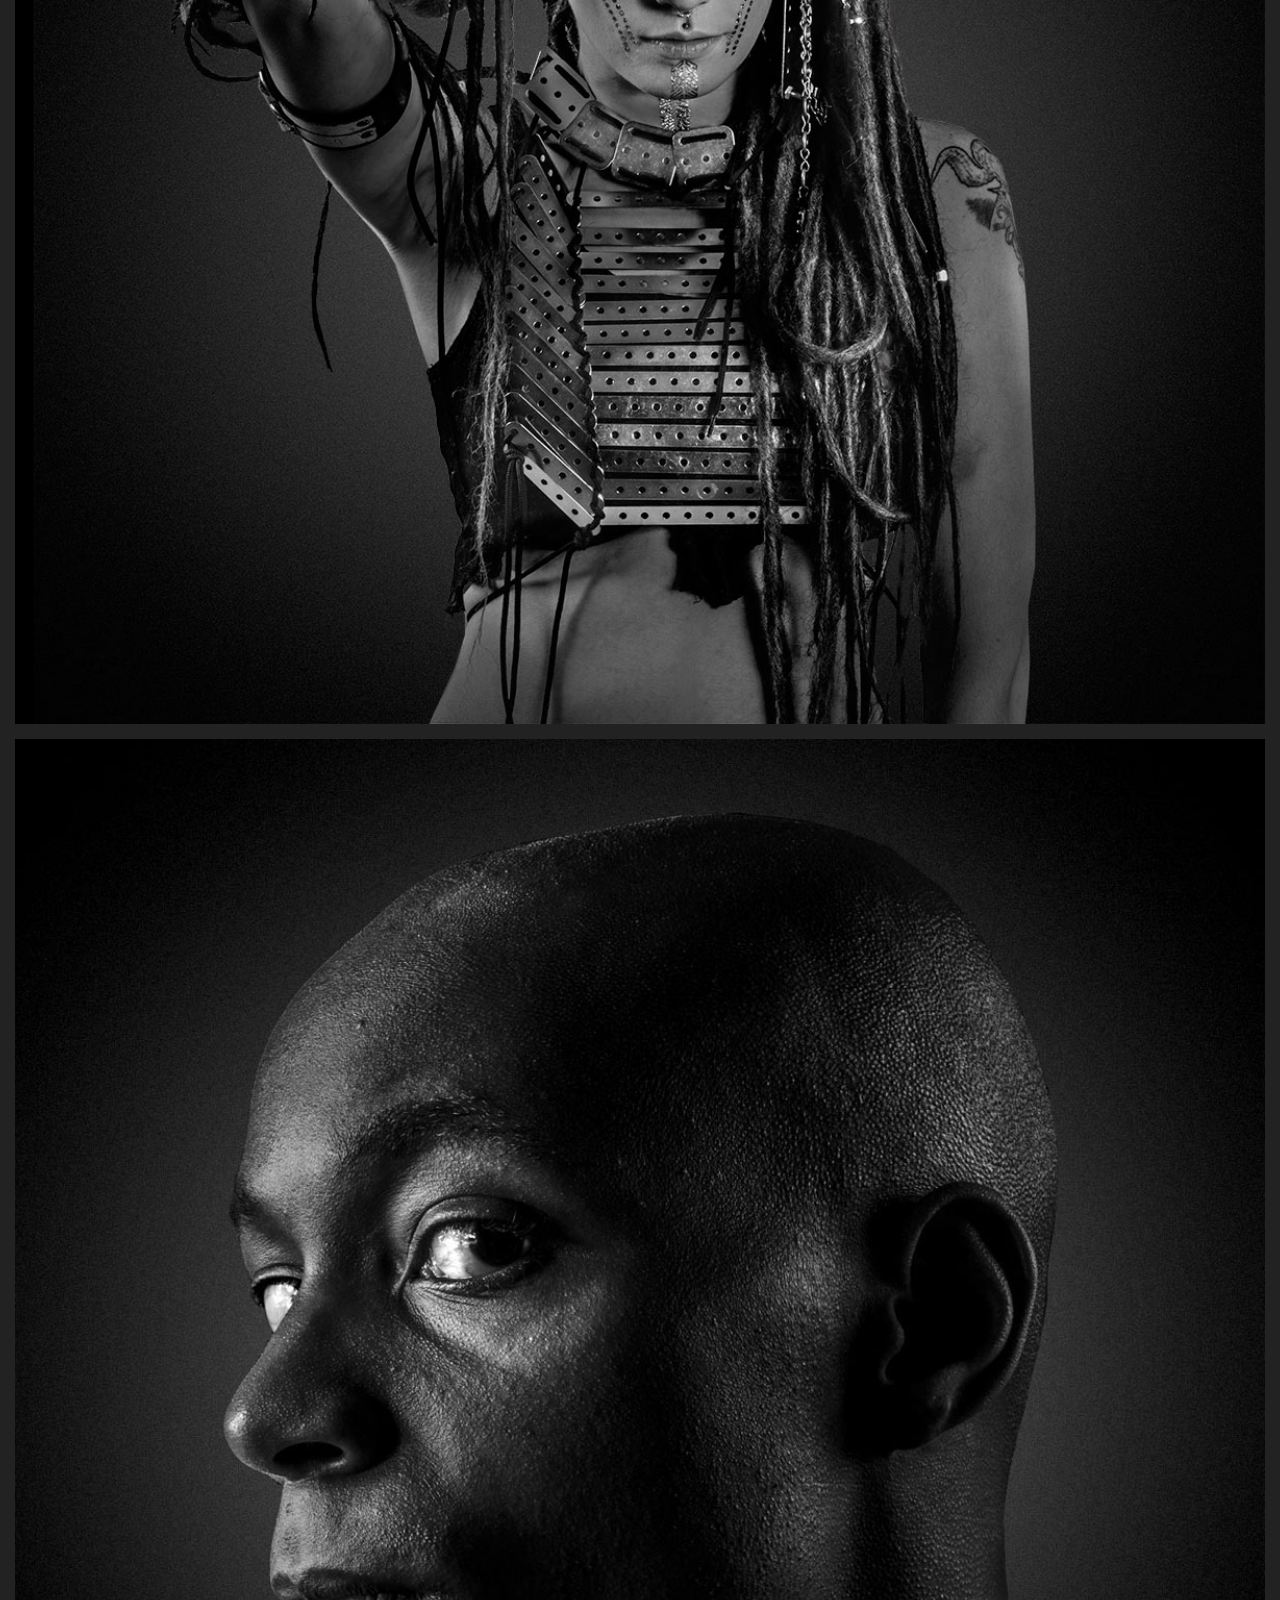
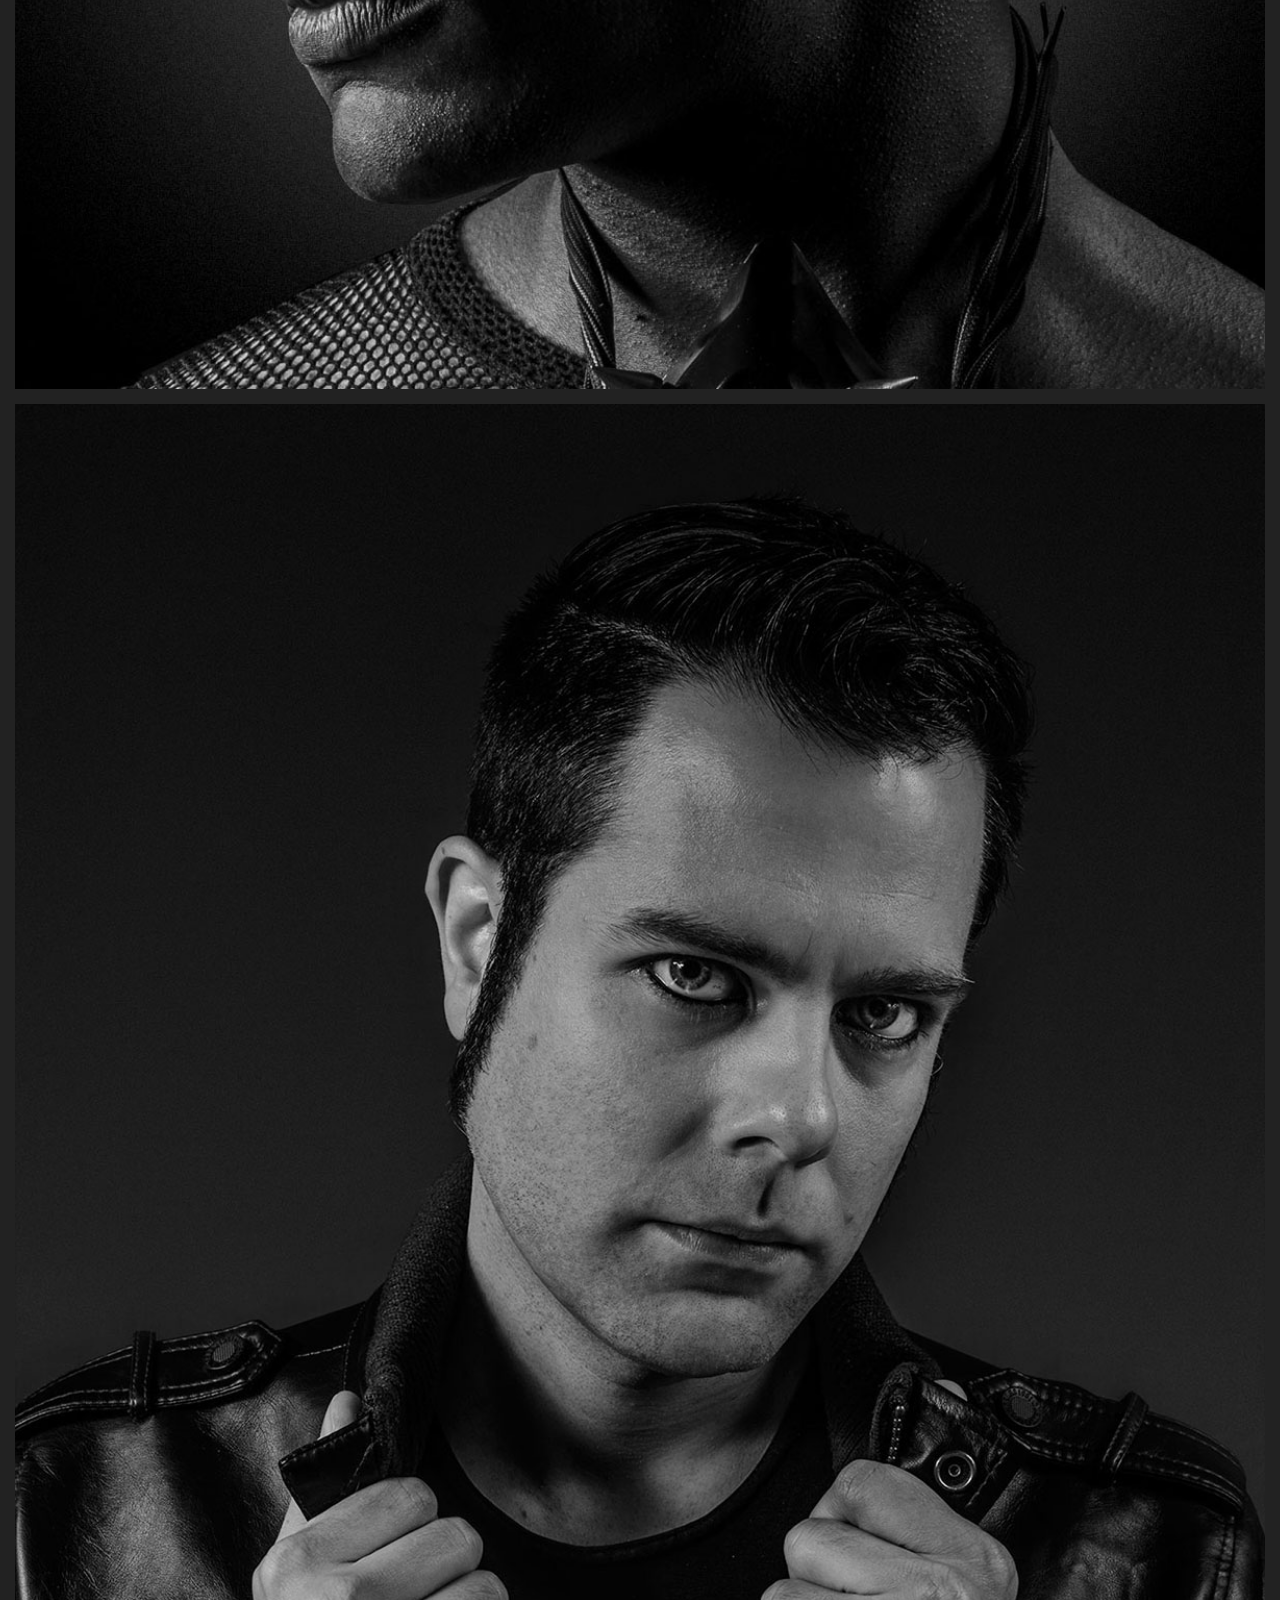
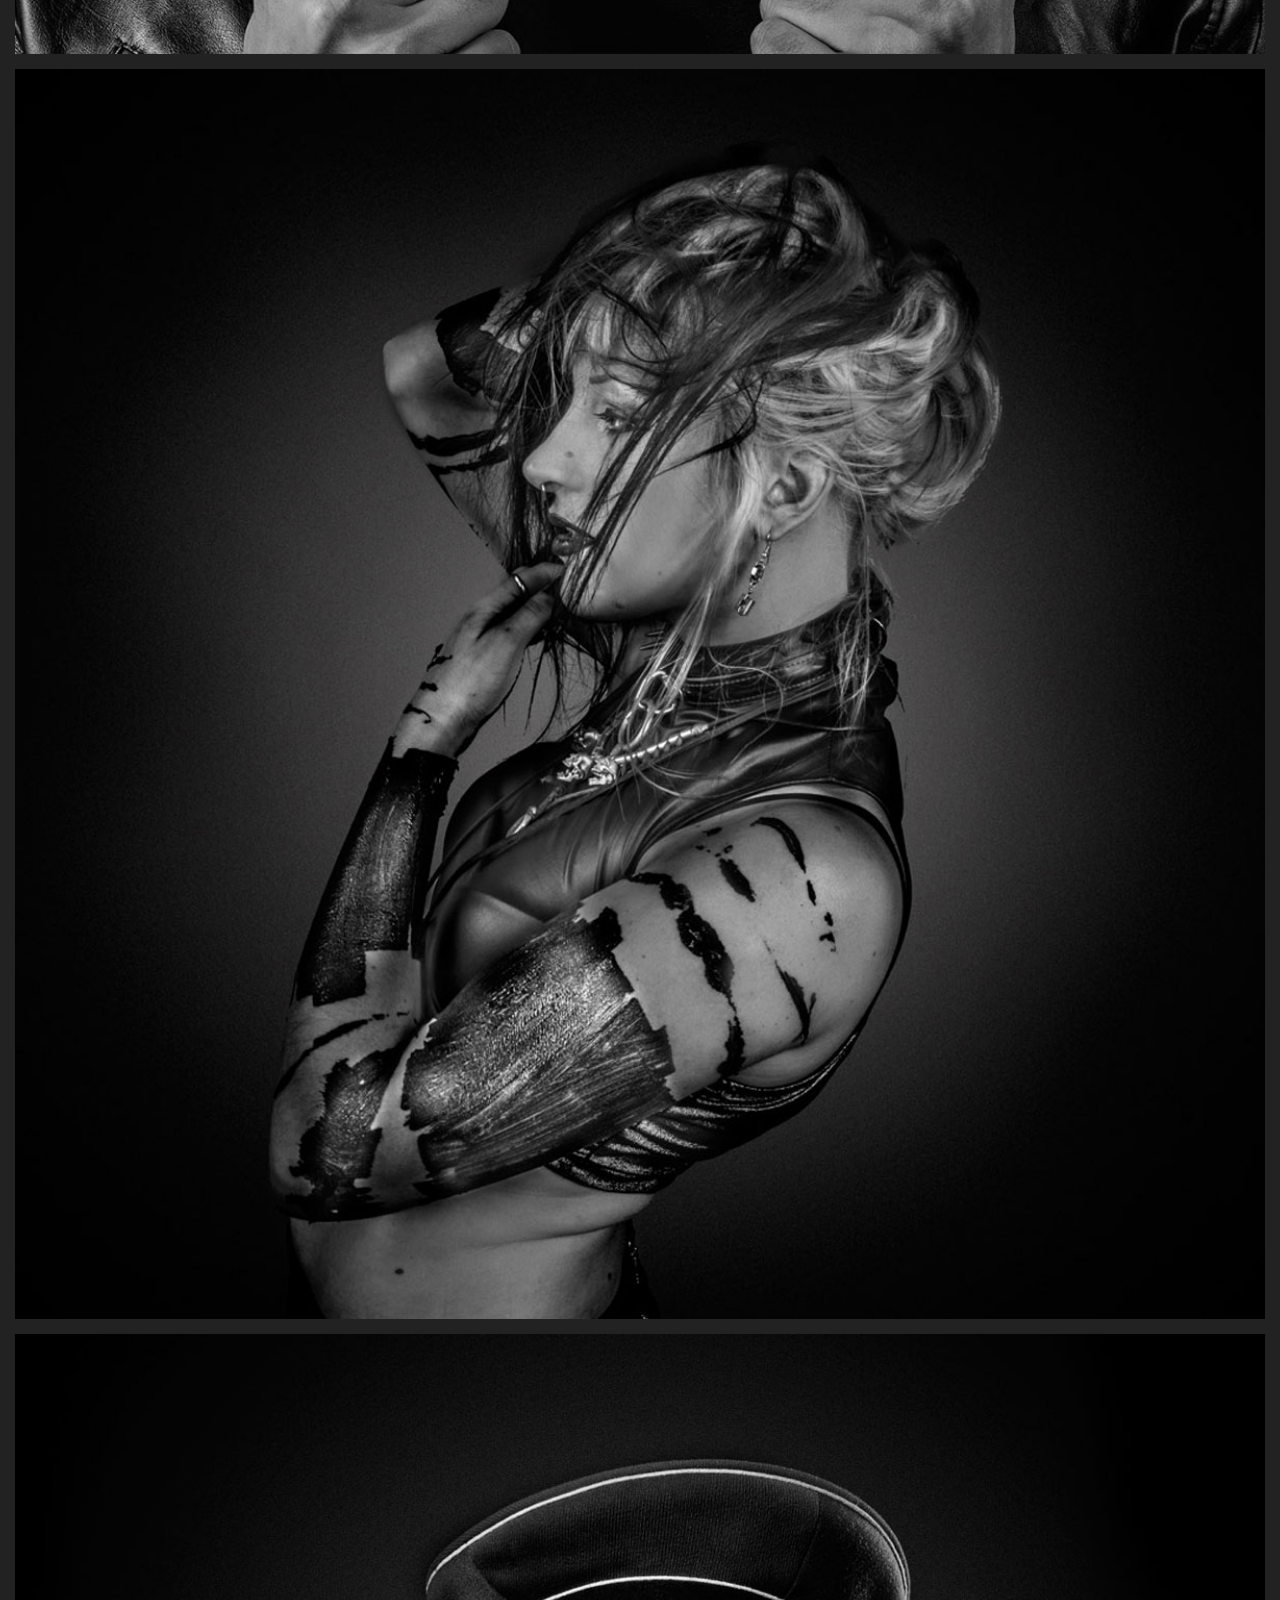
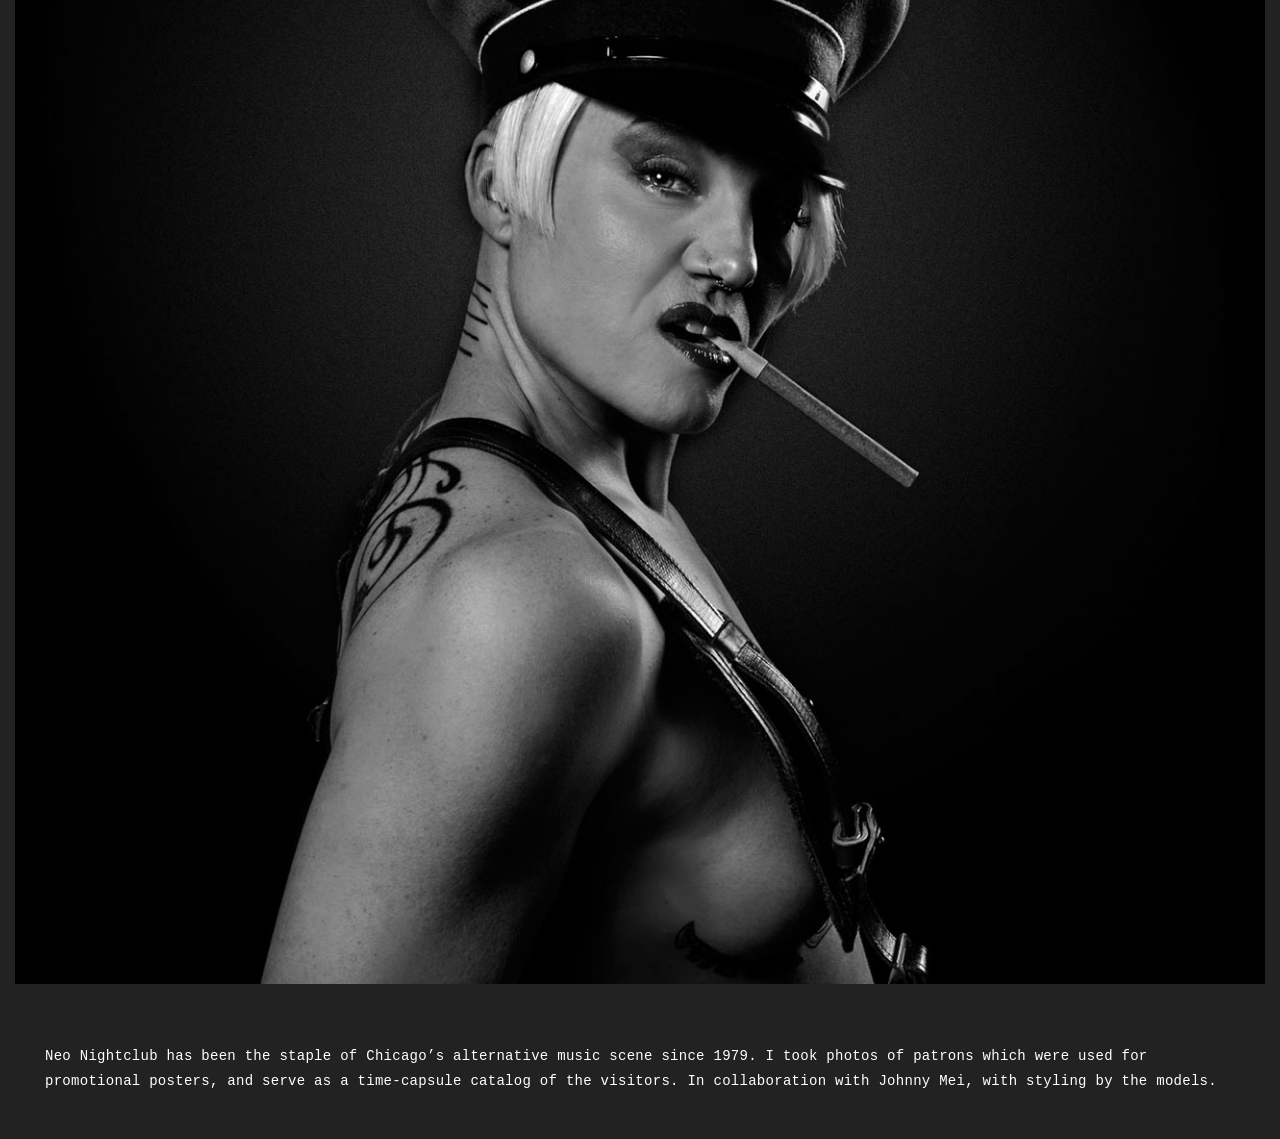
<file: nexus6/index.html>
<!DOCTYPE html>
<meta name="viewport" content="width=device-width, initial-scale=1">
<html>
	<head>

		<title>Nexus 6 – Studiobema</title>
		<meta name="description" content="Neo Nightclub has been the staple of Chicago’s alternative music scene since 1979. I took photos of patrons which were used for promotional posters, and serve as a time-capsule catalog of the visitors. In collaboration with Johnny Mei, with styling by the models." />
		<meta http-equiv="content-type" content="text/html; charset=UTF-8" />
        
		<link rel="stylesheet" href="../css/bemastyle.css?v=18" type="text/css" media="screen" />
<!-- Global site tag (gtag.js) - Google Analytics -->
<script async src="https://www.googletagmanager.com/gtag/js?id=UA-4412601-3"></script>
<script>
  window.dataLayer = window.dataLayer || [];
  function gtag(){dataLayer.push(arguments);}
  gtag('js', new Date());

  gtag('config', 'UA-4412601-3');
</script>
		
		
</head>
<body style="background-color: #222; color: #fff; ">	
		
	
<div class="fixedMenu" style="background: #222;">
		
	<a href="../index.html" target="_self"><div id="logoHold">
		<div class="logo_bema1"></div><div class="logo_bema2"></div><div class="logo_bema3"></div><div class="logo_bema4"></div>
		</div></a>
	<div class="pageTitleStatic">
  NEXUS 6
</div>
	
	
	<div class="xCover"></div>
	

	

	<a href="../about/index.html" target="_self"><div class="portrait" style="color: #fff">About</div></a>

<button class="mobileToolsBtn" id="mobileToolsBtn">+ Menu</button>

<div class="mobilePanel" id="mobilePanel">
  <div class="mobilePanelSection">
    <div class="mobilePanelTitle">Favorites</div>
    <div class="mobileLinks">

     <a href="../trap/index.html" target="_self"><img class="mobileprofilePic" src="../img/home/posts/02_trap_profile.jpg" alt=""/>Theatre Posters</a>

     <a href="../exbf/index.html" target="_self"><img class="mobileprofilePic" src="../img/home/posts/03_future_profile.jpg" alt=""/>Future Ex-BF</a>

          <a href="../nexus6/index.html" target="_self"><img class="mobileprofilePic" src="../img/home/posts/00_nexus.jpg" alt=""/>Nexus 6 Portraits</a>

    </div>
  </div>
</div>
</div>

	<div class="mobileBackdrop" id="mobileBackdrop"></div>
	
		<div class="preloader_lite"></div>
	
	<script>
	const preloader_lite = document.querySelector('.preloader_lite');

const fadeEffect = setInterval(() => {
  // if we don't set opacity 1 in CSS, then   //it will be equaled to "", that's why we   // check it
  if (!preloader_lite.style.opacity) {
    preloader_lite.style.opacity = 1;
  }
  if (preloader_lite.style.opacity > 0) {
    preloader_lite.style.opacity -= 0.2;
  } else {
    clearInterval(fadeEffect);
  }
}, 50);

window.addEventListener('load', fadeEffect);
	</script>

	
	
	<div class="holderOne" style="border: solid 15px #222;">
		
<div class="port"><img src="../img/nexus/a0.jpg" width="100%" alt="More Human Than Human"/></div>
		<div style="width:100%; height:15px; background-color:#222;"></div>
	
	
	<div class="port"><img src="../img/nexus/raul.jpg" width="100%" alt="More Human Than Human"/></div>
		<div style="width:100%; height:15px; background-color:#222;"></div>
		
	<div class="port"><img src="../img/nexus/felipe.jpg" width="100%" alt="More Human Than Human"/></div>
		<div style="width:100%; height:15px; background-color:#222;"></div>
		
			<div class="port"><img src="../img/nexus/echo.jpg" width="100%" alt="More Human Than Human"/></div>
		<div style="width:100%; height:15px; background-color:#222;"></div>
		
					<div class="port"><img src="../img/nexus/q2.jpg" width="100%" alt="More Human Than Human"/></div>
		<div style="width:100%; height:15px; background-color:#222;"></div>
		
							<div class="port"><img src="../img/nexus/mm.jpg" width="100%" alt="More Human Than Human"/></div>
		<div style="width:100%; height:15px; background-color:#222;"></div>
		
									<div class="port"><img src="../img/nexus/faith.jpg" width="100%" alt="More Human Than Human"/></div>
		<div style="width:100%; height:15px; background-color:#222;"></div>
		
											<div class="port"><img src="../img/nexus/a2.jpg" width="100%" alt="More Human Than Human"/></div>
		<div style="width:100%; height:15px; background-color:#222;"></div>
		
		
		<div class="proDescription" style= "background-color:#222;">	
Neo Nightclub has been the staple of Chicago’s alternative music scene since 1979. I took photos of patrons which were used for promotional posters, and serve as a time-capsule catalog of the visitors. In collaboration with Johnny Mei, with styling by the models.</div>
				
	
</div>


<script>
document.addEventListener('DOMContentLoaded', () => {
  const btn = document.getElementById('mobileToolsBtn');
  const panel = document.getElementById('mobilePanel');
  if (!btn || !panel) return;

  // Menu open/close button
  btn.addEventListener('click', (e) => {
    e.stopPropagation();
    panel.classList.toggle('is-open');
  });

  // Close when tapping outside
  document.addEventListener('click', () => panel.classList.remove('is-open'));
  panel.addEventListener('click', (e) => e.stopPropagation());
});
</script>

<script>
document.addEventListener('DOMContentLoaded', function () {
  const panel = document.querySelector('.mobilePanel');
  const backdrop = document.getElementById('mobileBackdrop');
  if (!panel || !backdrop) return;

  // Keep backdrop in sync whenever the panel is toggled
  function syncBackdrop() {
    backdrop.classList.toggle('is-open', panel.classList.contains('is-open'));
  }

  // 1) If your code toggles the panel class somewhere else,
  // this observer will automatically sync the backdrop.
  const observer = new MutationObserver(syncBackdrop);
  observer.observe(panel, { attributes: true, attributeFilter: ['class'] });

  // 2) Click backdrop to close
  backdrop.addEventListener('click', function () {
    panel.classList.remove('is-open');
    backdrop.classList.remove('is-open');
  });

  // 3) Close on Escape
  document.addEventListener('keydown', function (e) {
    if (e.key === 'Escape') {
      panel.classList.remove('is-open');
      backdrop.classList.remove('is-open');
    }
  });

  // Initialize once on load
  syncBackdrop();
});
</script>
</body>
</html>
</file>
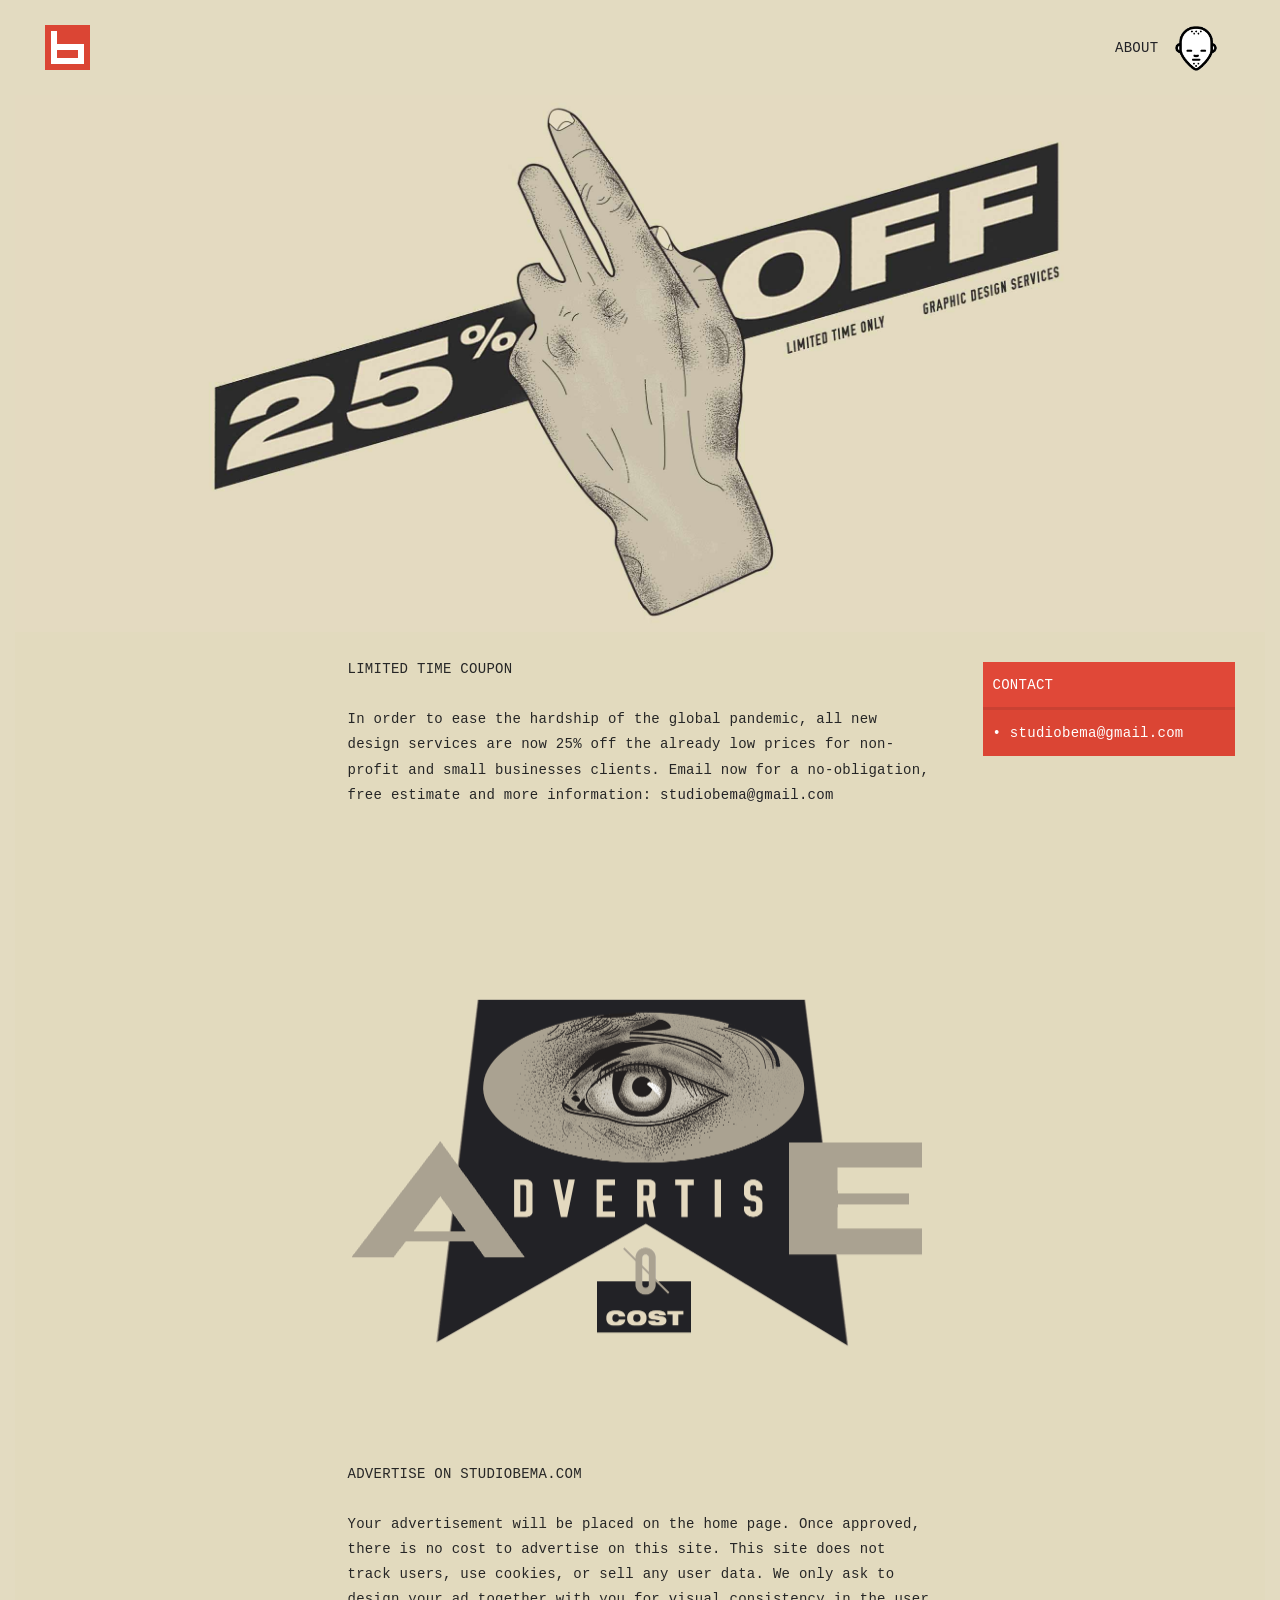
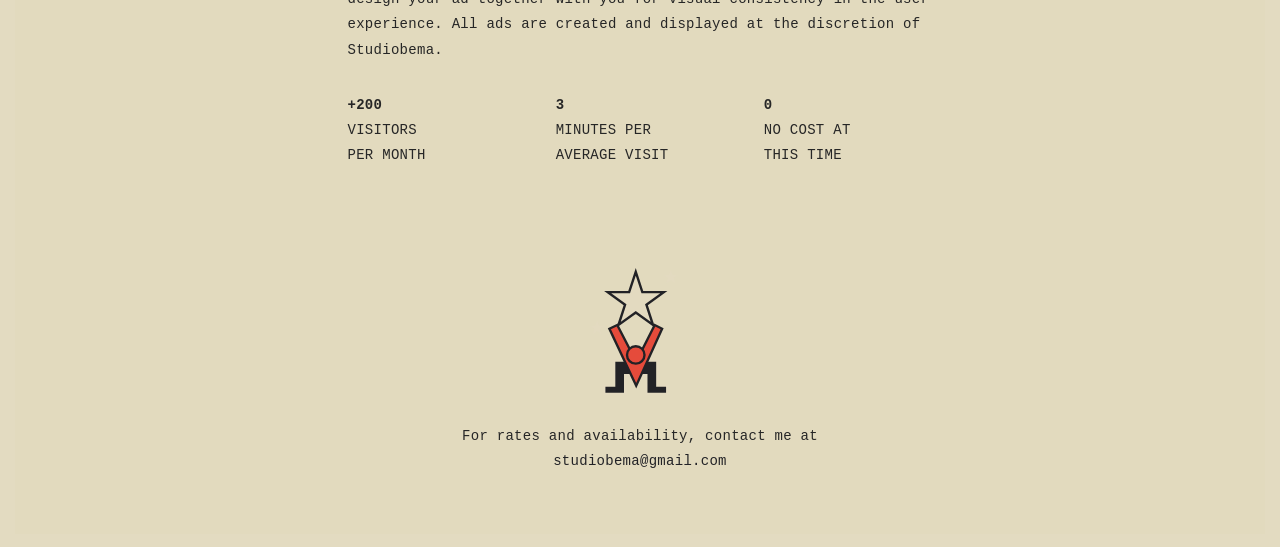
<file: promo/index.html>
<!DOCTYPE html>
<meta name="viewport" content="width=device-width, initial-scale=1">
<html>
	<head>

		<title>Coupons – Studiobema</title>
		<meta name="description" content="Promotions, coupons and advertising on Studiobema." />
		<meta http-equiv="content-type" content="text/html; charset=UTF-8" />
        
		<link rel="stylesheet" href="../css/bemastyle.css?v=18" type="text/css" media="screen" />

</head>
<body style="background-color:#e2dabe;">	
		
	
<div class="fixedMenu">
		
	<a href="../index.html" target="_self"><div id="logoHold">
		<div class="logo_bema1"></div><div class="logo_bema2"></div><div class="logo_bema3"></div><div class="logo_bema4"></div>
		</div></a>
	


	<a href="../about/index.html" target="_self"><div class="portrait">About</div></a>
</div>
	
	

		<div class="preloader_lite"></div>
	
	<script>
	const preloader_lite = document.querySelector('.preloader_lite');

const fadeEffect = setInterval(() => {
  // if we don't set opacity 1 in CSS, then   //it will be equaled to "", that's why we   // check it
  if (!preloader_lite.style.opacity) {
    preloader_lite.style.opacity = 1;
  }
  if (preloader_lite.style.opacity > 0) {
    preloader_lite.style.opacity -= 0.2;
  } else {
    clearInterval(fadeEffect);
  }
}, 50);

window.addEventListener('load', fadeEffect);
	</script>
	
	<div class="holderOne">
		
<div class="port"><img src="../img/about/bema_promo_update.jpg" width="100%" alt="25 percent off on Studiobema services"/></div>
	
		<div style="margin-top: 124px; background-color: #e2dabe" class="about_left_column">
	     </div>
	
		<div style="background-color:#e2dabe; color:#262626;" class="coupon_holder">
		<div style="color:#262626;" class="postTop">
			Limited Time Coupon
	  </div>
		<div style="background-color:#e2dabe; color:#262626;" class="postDescription">
			In order to ease the hardship of the global pandemic, all new design services are now 25% off the already low prices for non-profit and small businesses clients. Email now for a no-obligation, free estimate and more information: <a  href="mailto:studiobema@gmail.com">studiobema@gmail.com</a>
	  </div>
		<div style="background-color:#e2dabe;" class="breaker"></div>
			
			<a class="anchor" name="advertise"></a><img src="../img/about/ad_update.gif" width="100%" alt="Advertise on Studiobema"/> 
			<div style="color:#262626;"  class="postTop">
		  Advertise on Studiobema.com </div>
		<div style="color:#262626;"  class="postDescription">
			
			Your advertisement will be placed on the home page. Once approved, there is no cost to advertise on this site. This site does not track users, use cookies, or sell any user data. We only ask to design your ad together with you for visual consistency in the user experience. All ads are created and displayed at the discretion of Studiobema.
	  </div>
			<div class="third"><strong>+200</strong><br>
Visitors<br>
per month</div>
			
			<div class="third"><strong>3</strong><br>
Minutes per<br>
average visit</div>
			
			<div class="third"><strong>0</strong><br>
No cost at<br>
this time</div>
			
		<div style="background-color:#e2dabe;"  class="breaker"></div>
			
			<div style="background-color:#e2dabe; margin-bottom: 0px" class="post_finish">
			<div class="award">
			<img src="../img/home/award.svg" alt="Award"/></div>
			<div style="color:#262626" class="award-text">
			For rates and availability, contact me at<br><a  href="mailto:studiobema@gmail.com">studiobema@gmail.com</a>
	  
	  </div></div>
		</div>
		
		
		
		
		<div style="background-color: #e2dabe" class="about_left_column">
			<div class="redHigh2">
				<div class="adTextOne">Contact</div>
		</div>
			<a style="color:#fff" href="mailto:studiobema@gmail.com" target="_blank"><div class="ContactLnk" style="max-width: 100%">• studiobema@gmail.com</div></a>	
			
			
		</div>	
		
		
				
	
</div>
</body>
</html>
</file>
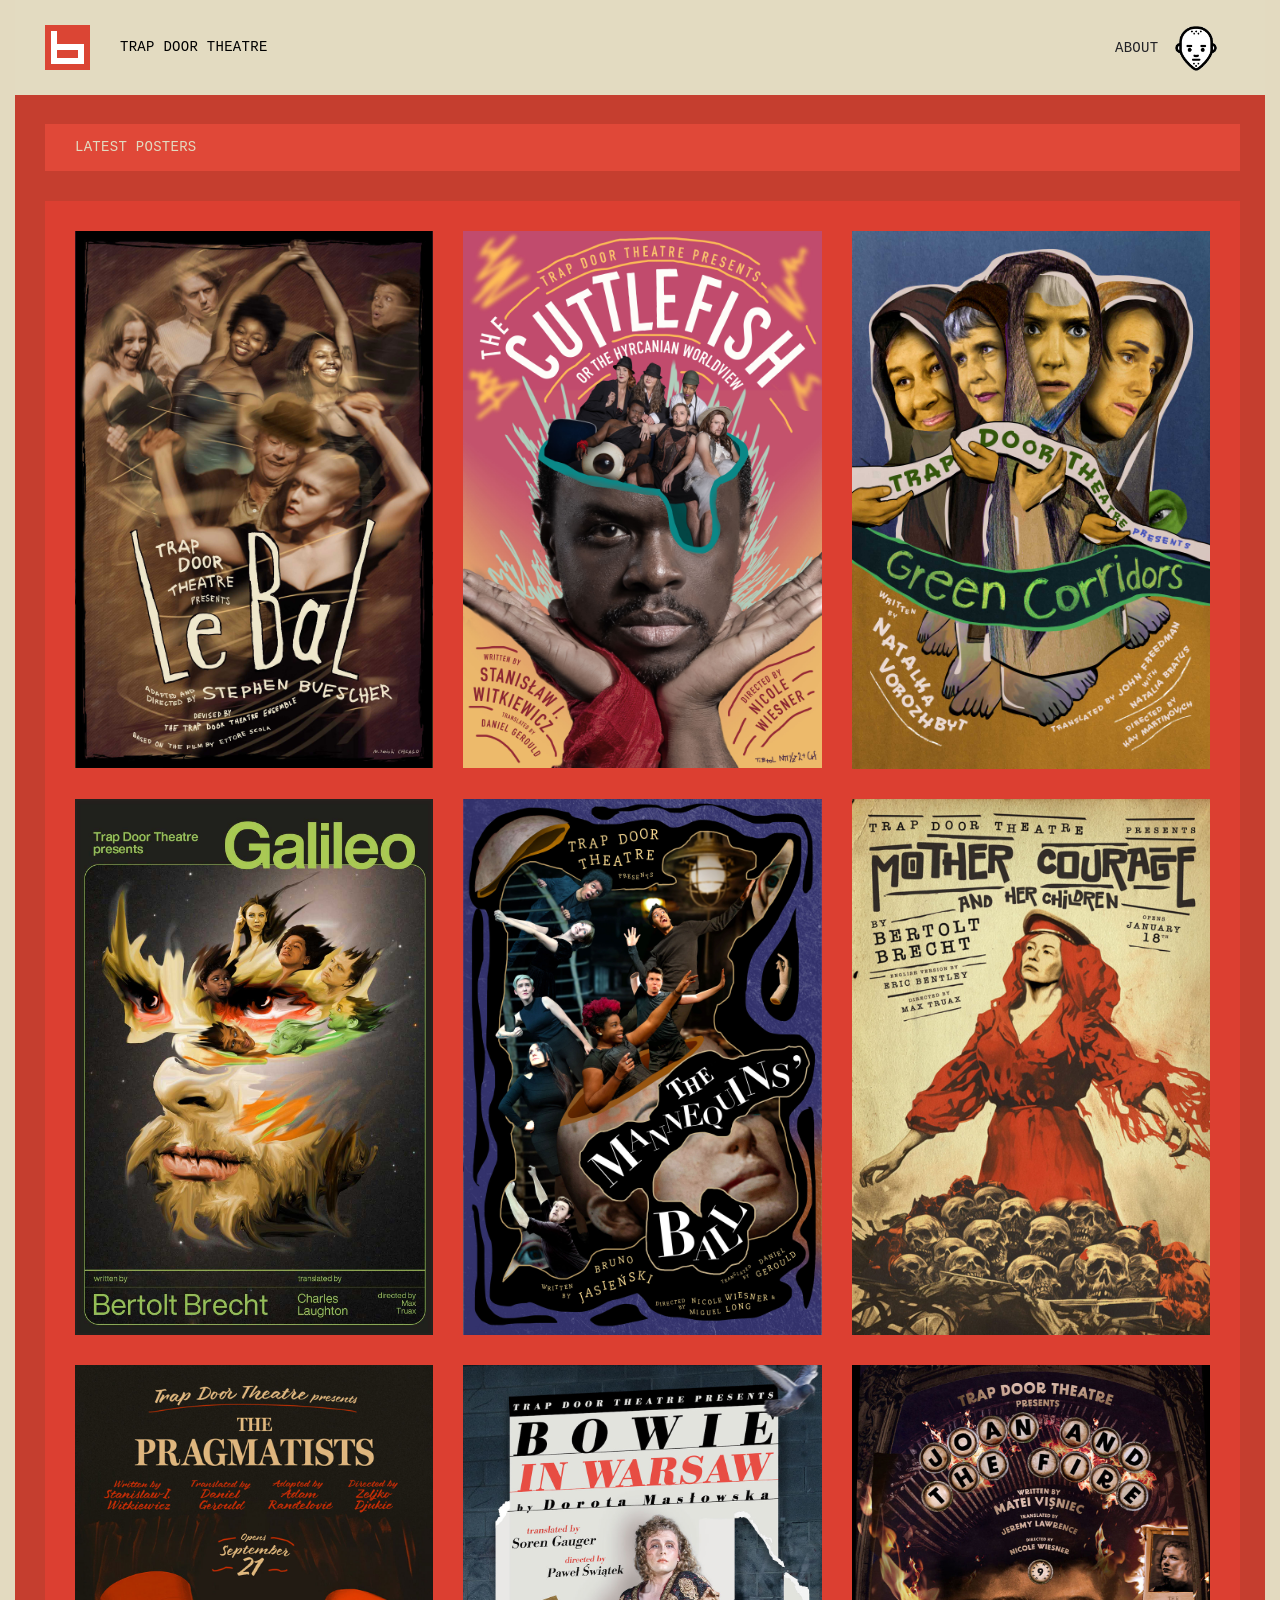
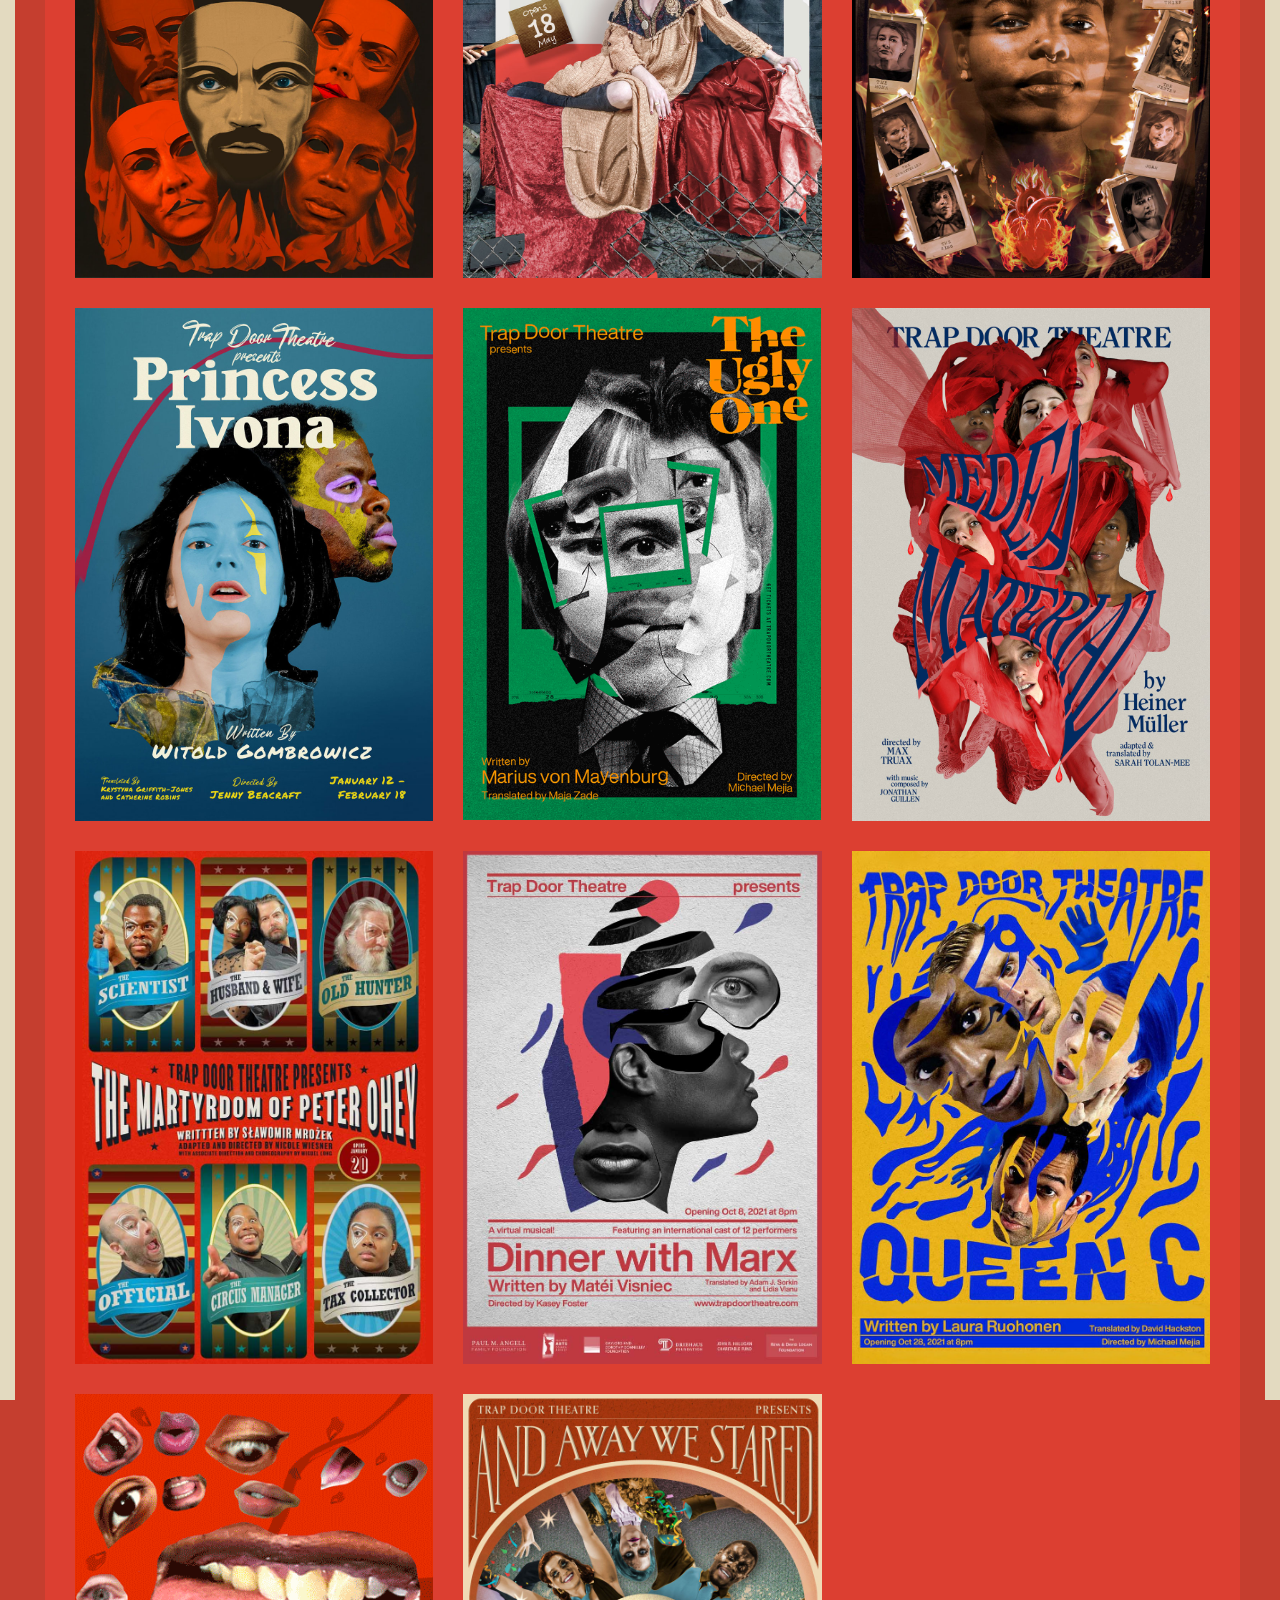
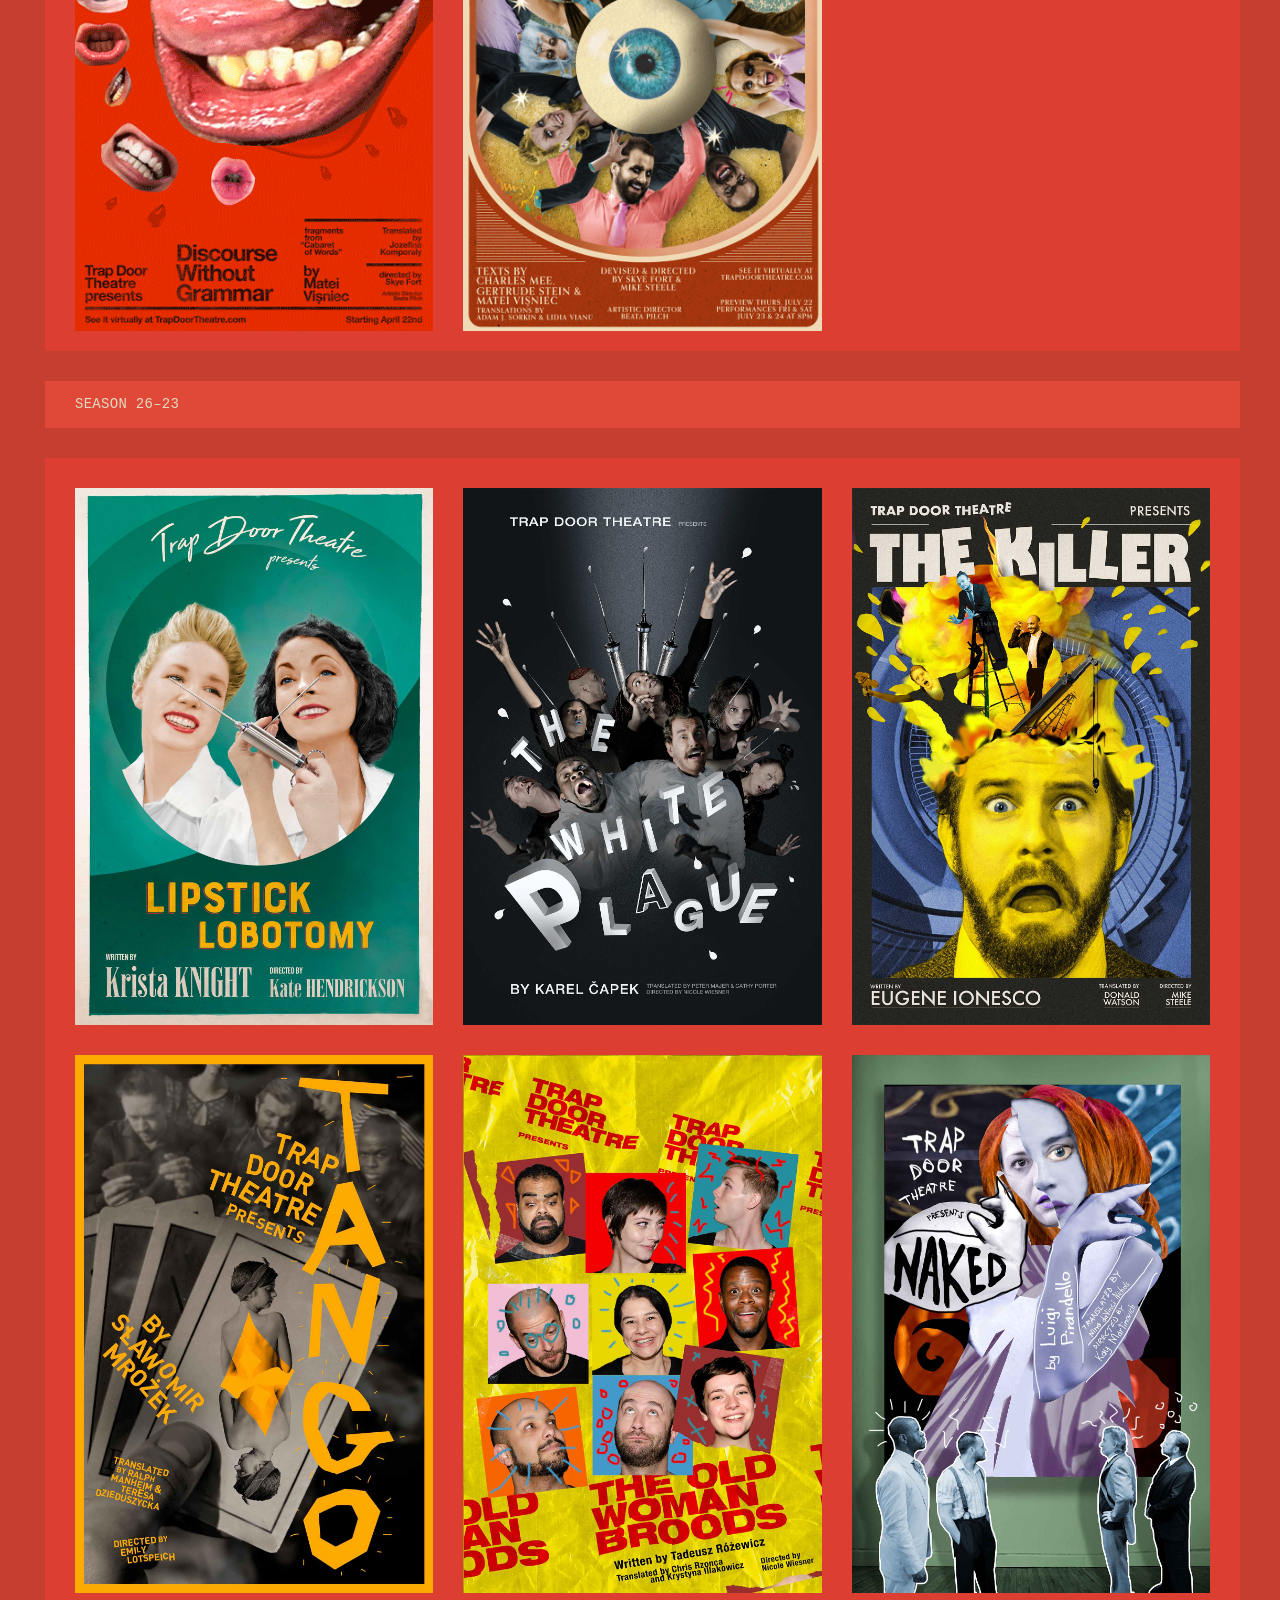
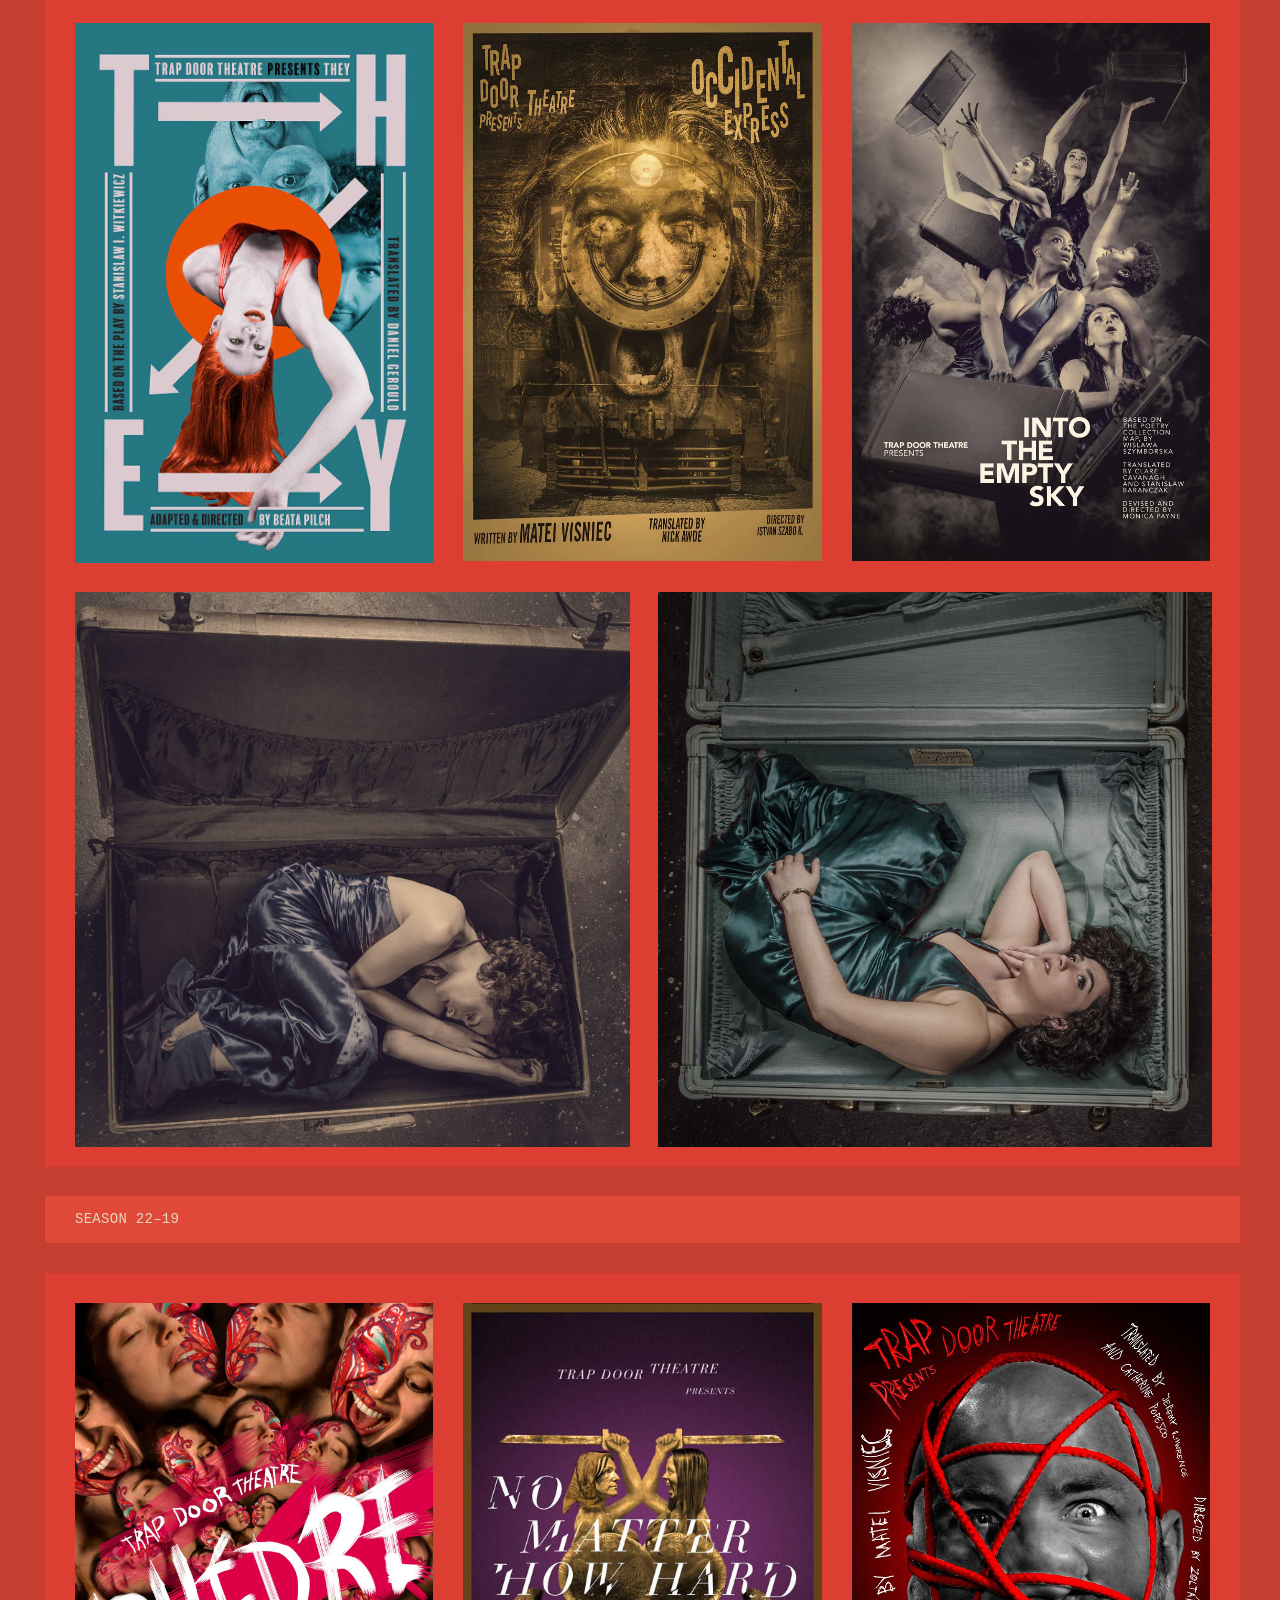
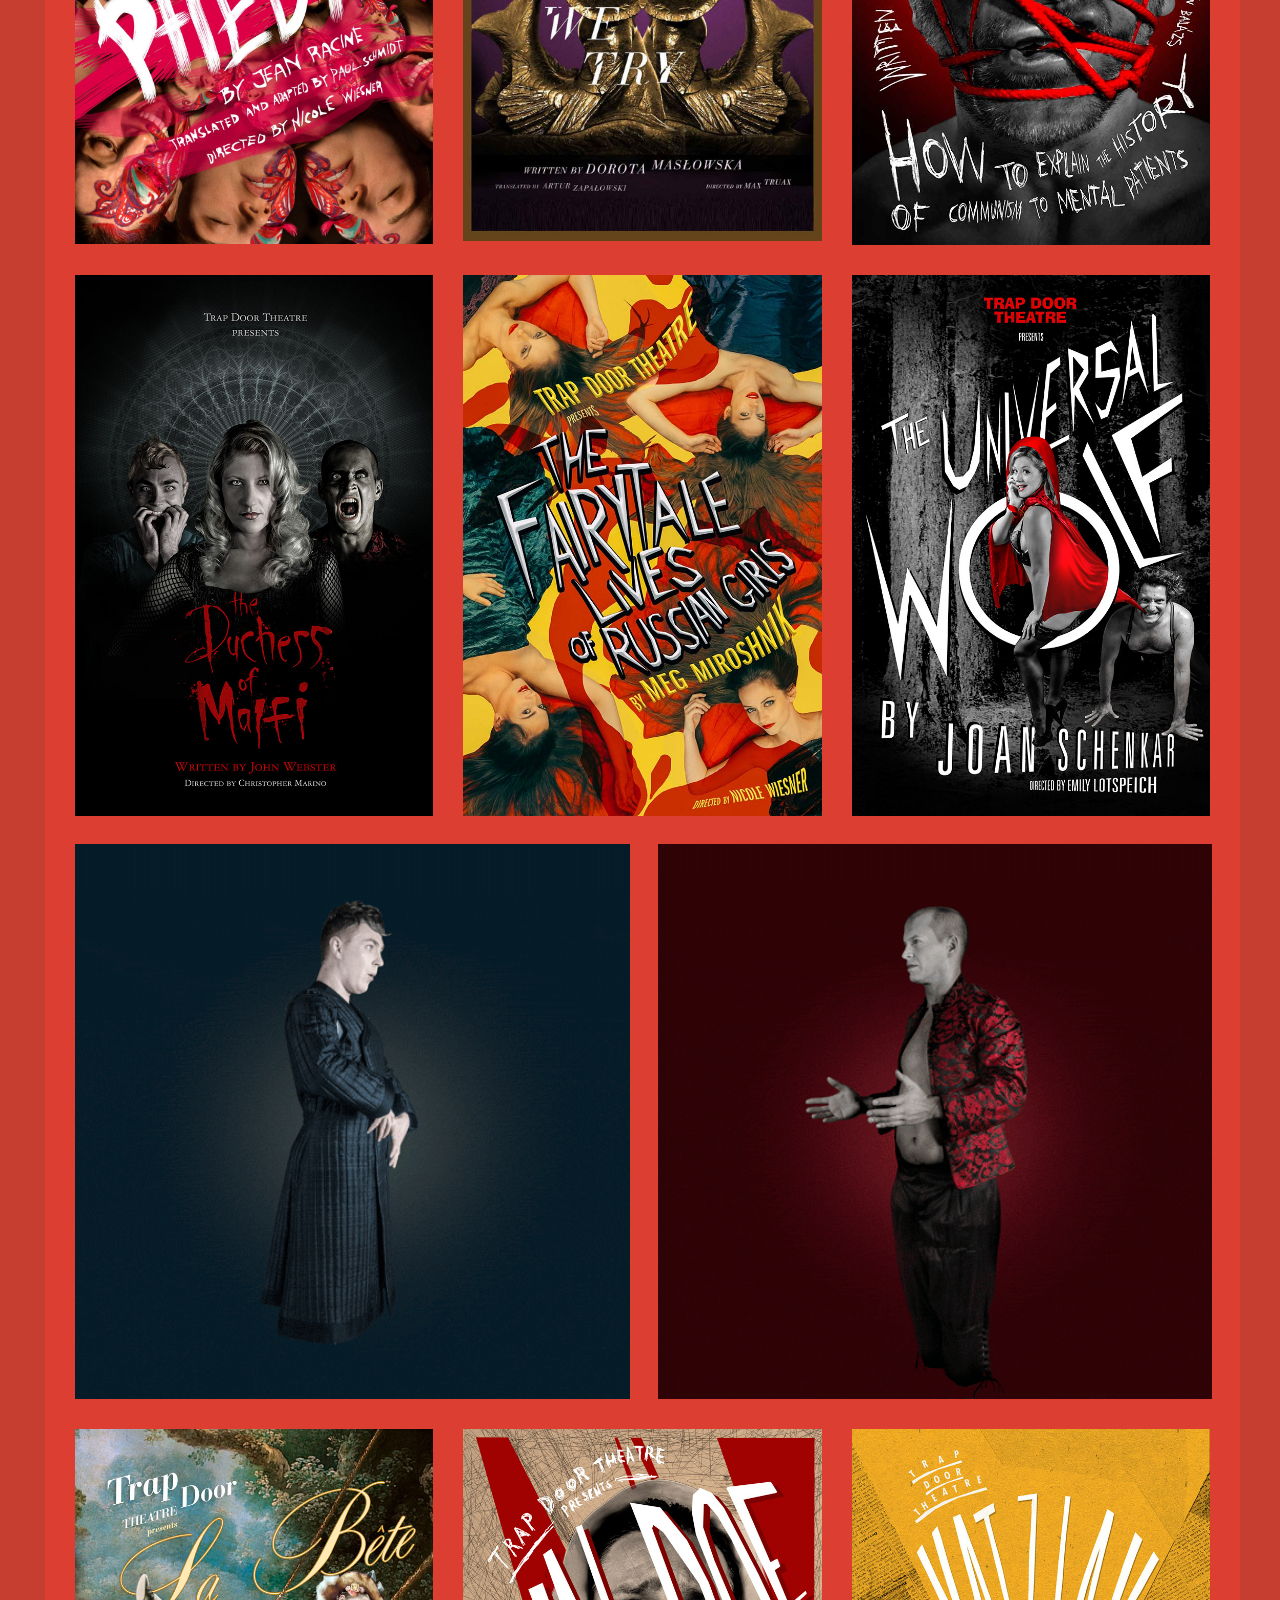
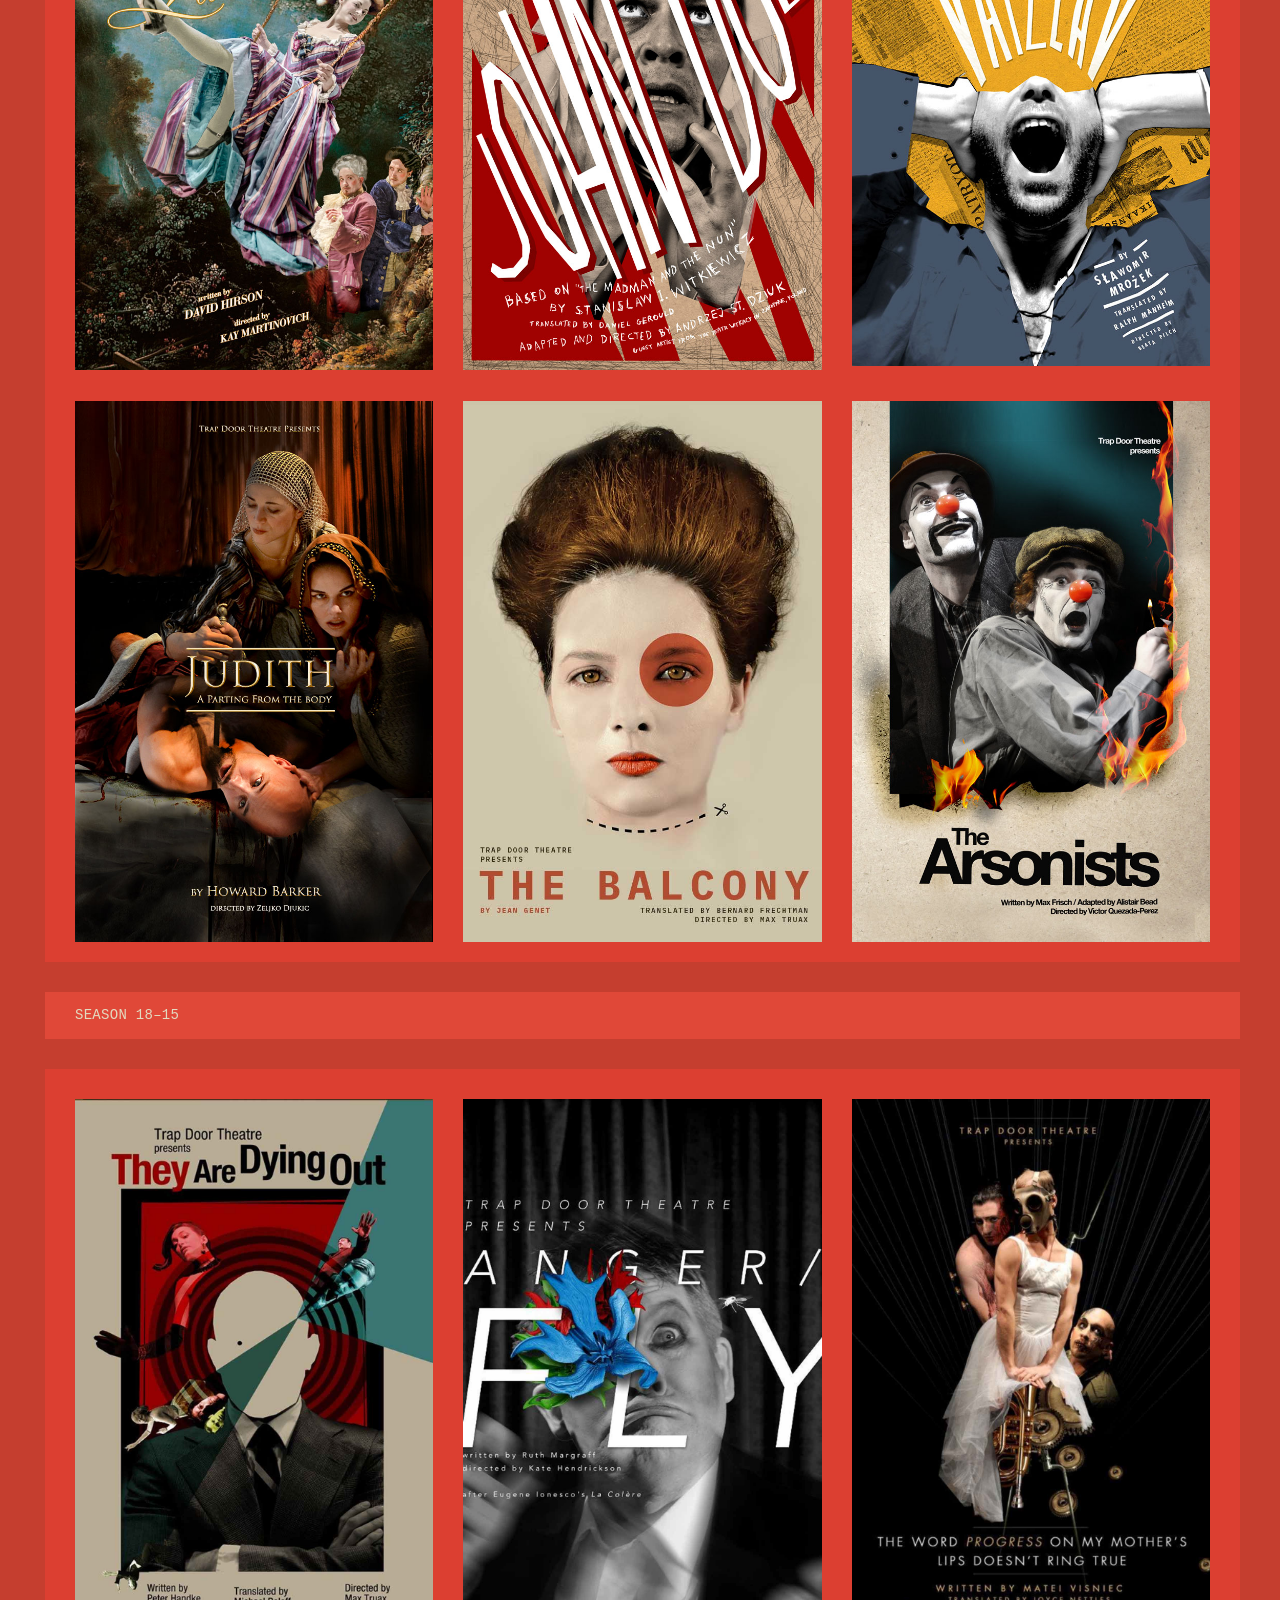
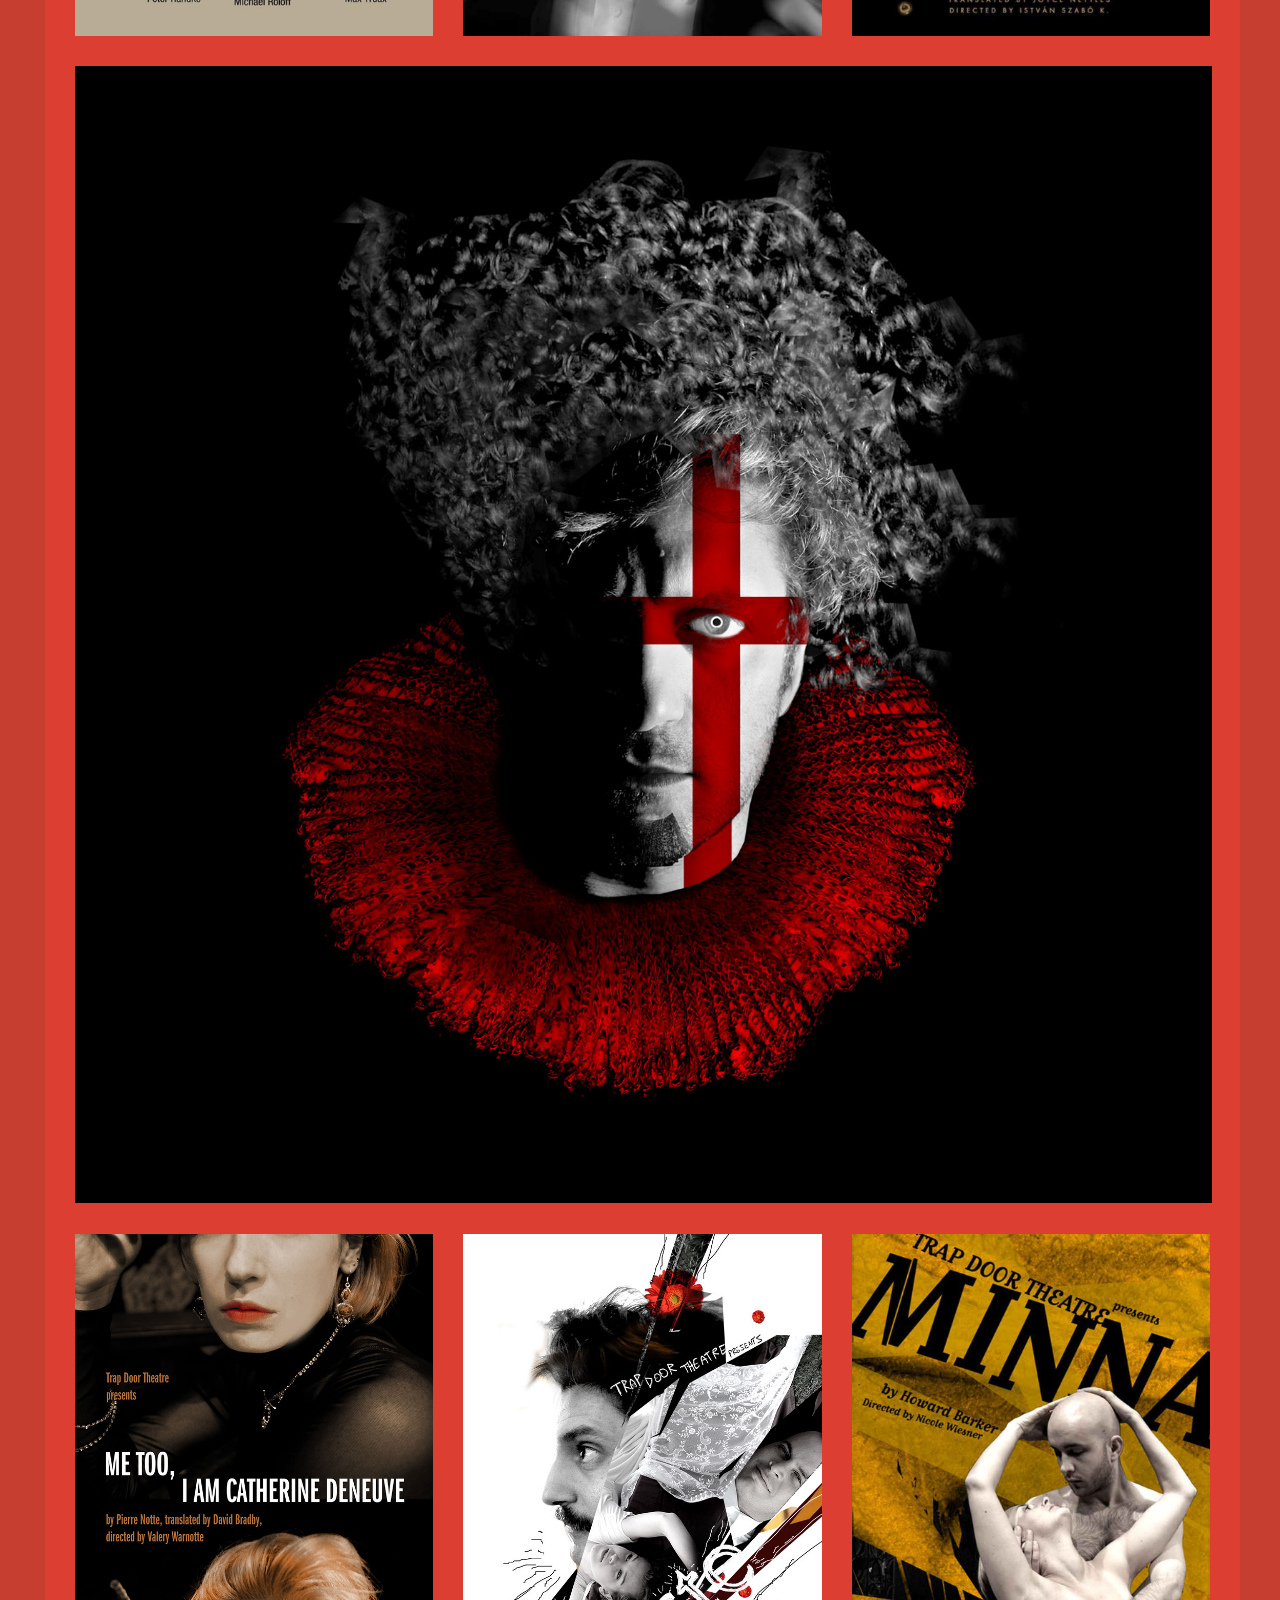
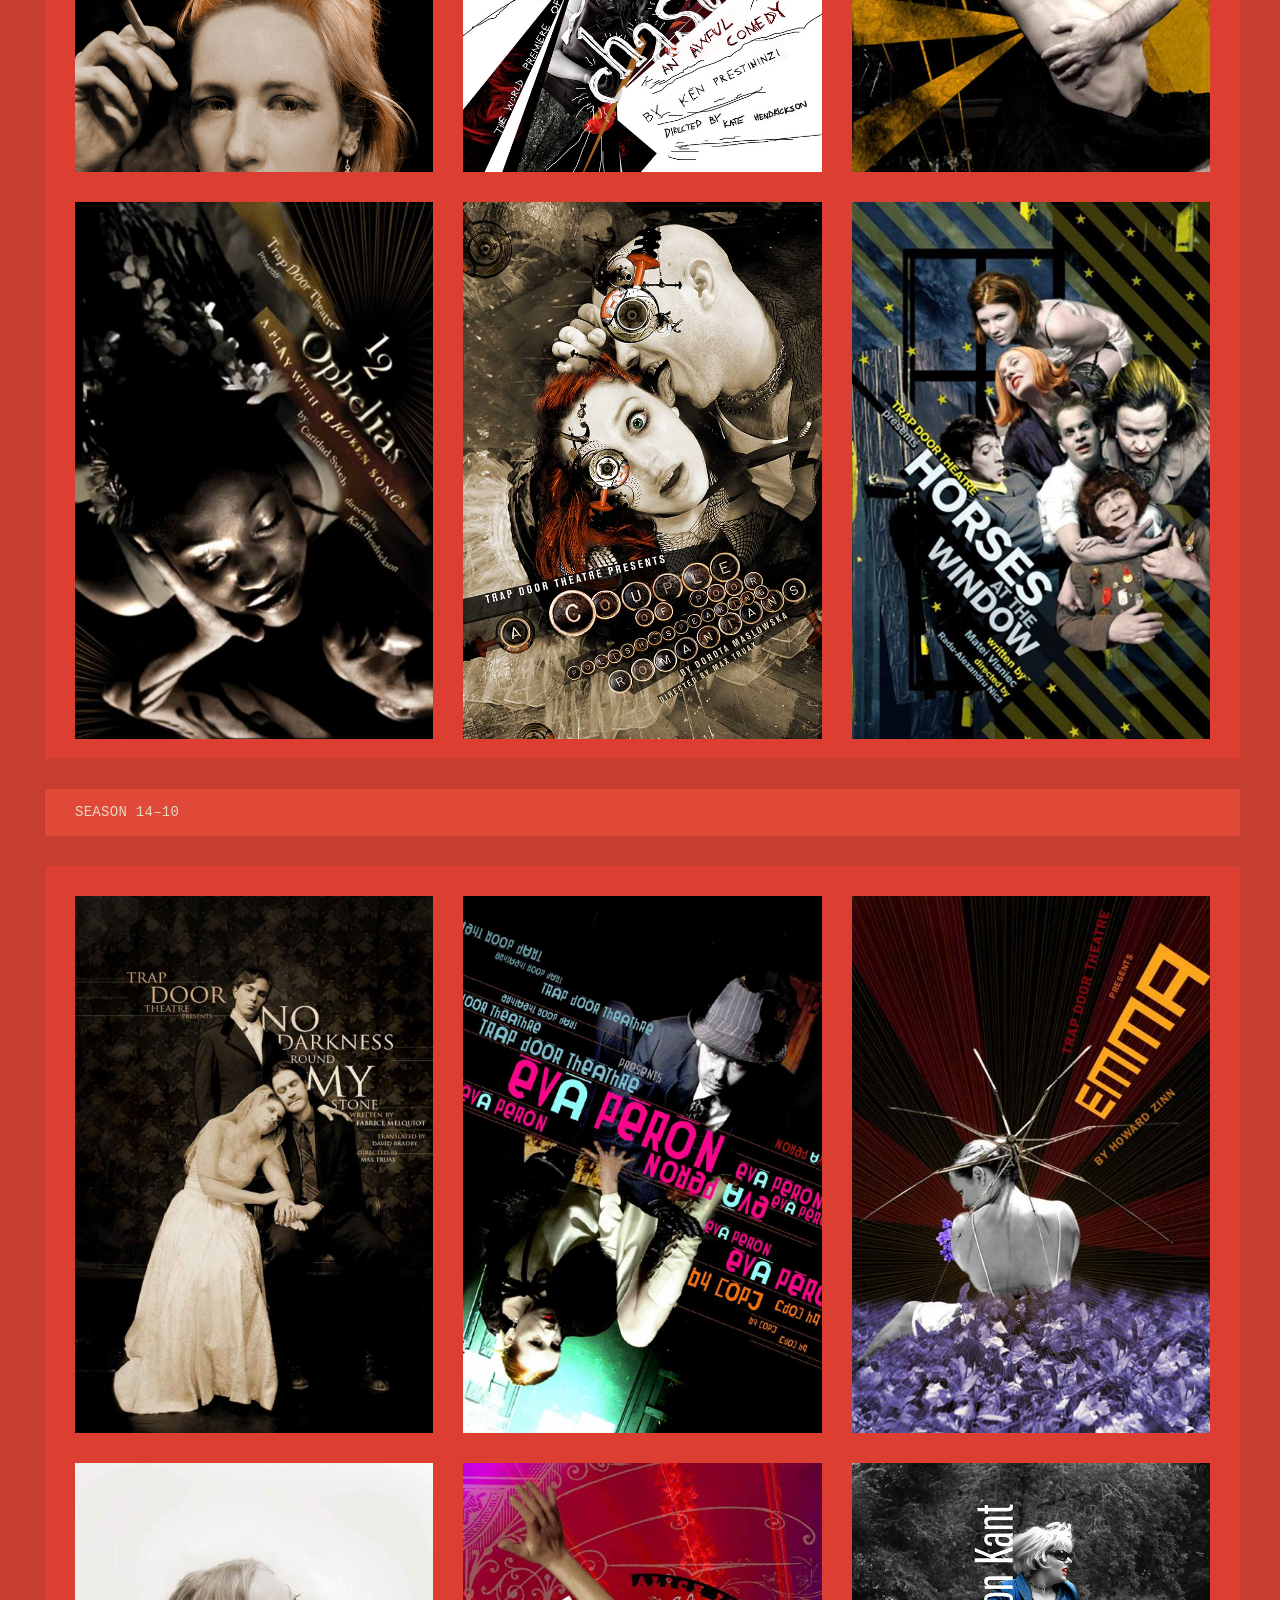
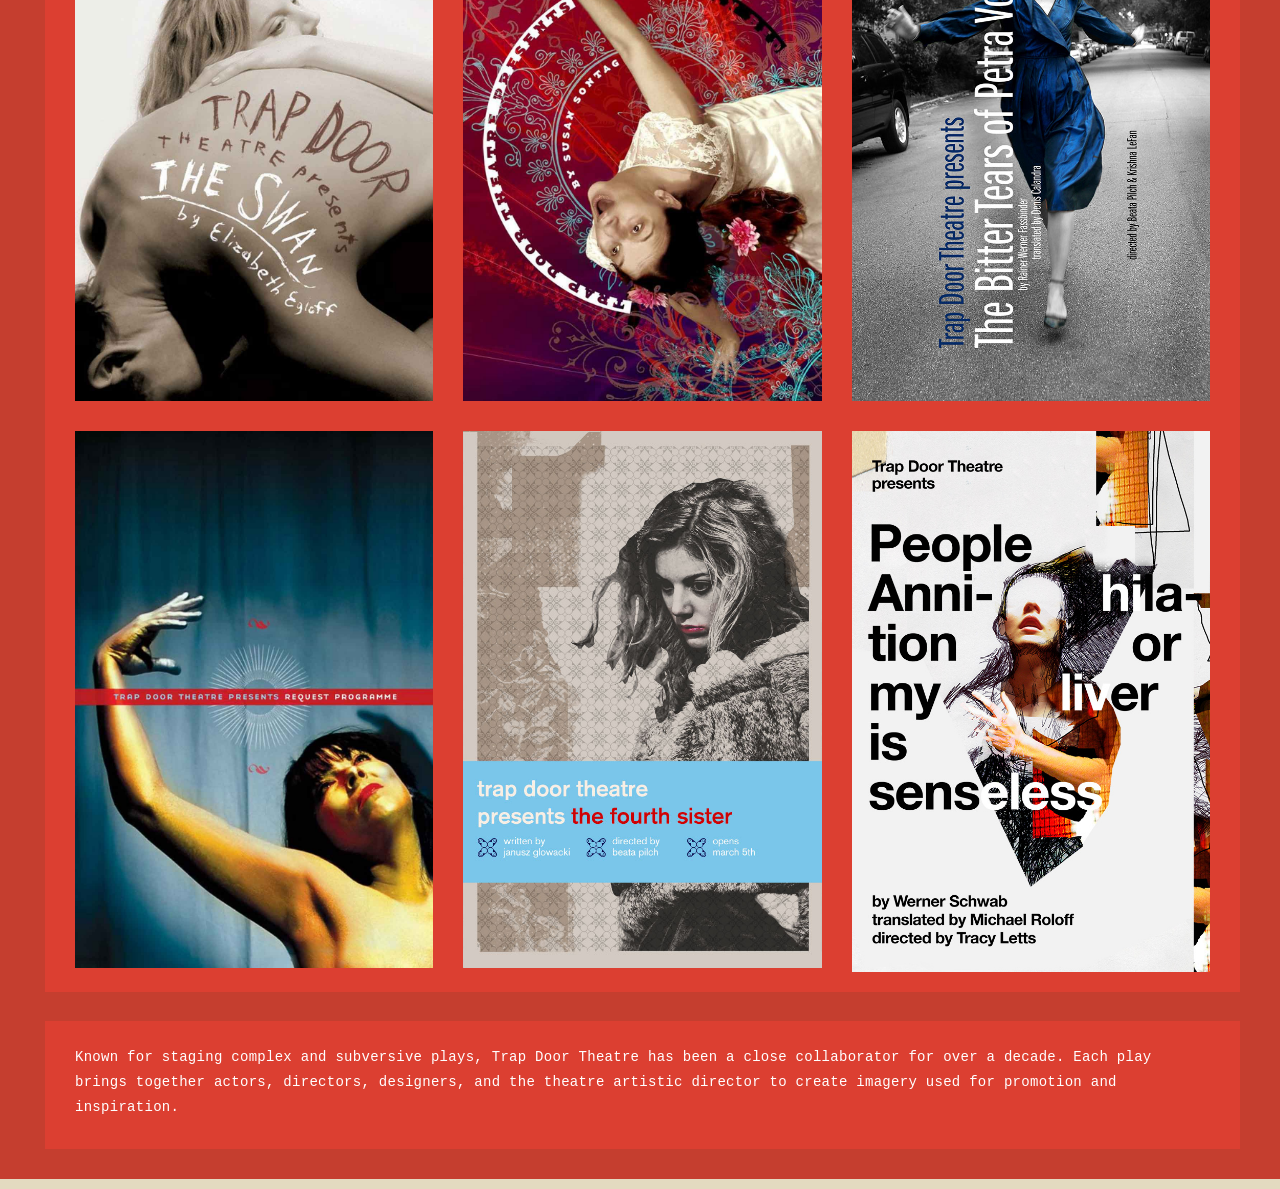
<file: trap/index.html>
<!DOCTYPE html>
<meta name="viewport" content="width=device-width, initial-scale=1">
<html>
	<head>

		<title>Trap Door Theatre – Studiobema</title>
		<meta name="description" content="Trap Door Theatre Poster Design" />
		<meta http-equiv="content-type" content="text/html; charset=UTF-8" />
        
		<link rel="stylesheet" href="../css/bemastyle.css?v=18" type="text/css" media="screen" />

		<!-- Global site tag (gtag.js) - Google Analytics -->
<script async src="https://www.googletagmanager.com/gtag/js?id=UA-4412601-3"></script>
<script>
  window.dataLayer = window.dataLayer || [];
  function gtag(){dataLayer.push(arguments);}
  gtag('js', new Date());

  gtag('config', 'UA-4412601-3');
</script>
		
</head>
<body style="color: #fff; ">	
	<div id="rightBorder"></div>
	<div id="leftBorder"></div>
	
<div class="fixedMenu">
		
	<a href="../index.html" target="_self"><div id="logoHold">
		<div class="logo_bema1"></div><div class="logo_bema2"></div><div class="logo_bema3"></div><div class="logo_bema4"></div>
		</div></a>
	
	<div class="pageTitleStatic" style="color: black">
  TRAP DOOR THEATRE
</div>
	
	

	<a href="../about/index.html" target="_self"><div class="portrait">About</div></a>

<button class="mobileToolsBtn" id="mobileToolsBtn">+ Menu</button>

<div class="mobilePanel" id="mobilePanel">
  <div class="searchBarMobile">
    <input
      id="siteSearchMobile"
      type="text"
      placeholder="Type to search"
      autocomplete="off"
    />
  </div>

  <div class="mobilePanelSection">
    <div class="mobilePanelTitle">Favorites</div>
    <div class="mobileLinks">

     <a href="../trap/index.html" target="_self"><img class="mobileprofilePic" src="../img/home/posts/02_trap_profile.jpg" alt=""/>Theatre Posters</a>

     <a href="../exbf/index.html" target="_self"><img class="mobileprofilePic" src="../img/home/posts/03_future_profile.jpg" alt=""/>Future Ex-BF</a>

          <a href="../nexus6/index.html" target="_self"><img class="mobileprofilePic" src="../img/home/posts/00_nexus.jpg" alt=""/>Nexus 6 Portraits</a>

    </div>
  </div>
</div>
</div>

	<div class="mobileBackdrop" id="mobileBackdrop"></div>
	

	
	
<!--		<div style="display: none" class="columnRight">

		<div class="yellowHigh"><div class="adTextOne">Relief Fund</div><div class="adTextTwo">Donate</div>
		</div>
		
		<div class="advert"><img src="../img/trap/donate.jpg" width="100%" alt="Donate"/>
		</div>
	
</div>		-->
	
	
	

	

		
	<div id="interiorHolder">
		
		
					<div class="anchor">
				<a name="27"> </a></div>
<div class="trapDescription">Latest Posters
		</div>
			
	<div style="background-color: #dc3f31" class="content">	
		
	
<div class="description"><span class="caps">Le Bal</span><br><br>Based on a French film, this interpretation by Stephen Buescher and the cast takes a high-adrenaline approach of pure dance that takes the spectator through some of the main events in modern US history: from the AIDS crisis of the 80s to civil rights in the 50s and the civil struggles of modern age. For the poster and promotional imagery, I tried to make the graphics look intoxicated, with hand-drawn typography inspired by Pierre Bonnard, but with Whiskey instead of Champagne influences. 
</div>
		
			<div class="port3">
			<img class="postImg" src="../img/trap/lebal.jpg" width="100%" alt="Le Bal Poster"/>
	  </div>	
		
		
		
		
		
		
		
		
		
		<div class="description"><span class="caps">The Cuttlefish</span><br><br>The poster is anchored with a portrait with a theatre troupe sitting inside, literally holding the gaze with the eyeball, allowing the outrageous and terrifying aspects of the play to interplay on a brightly colored background. In my tribute to Witkacy, I annotated the work with the chemical substances affecting my creativity: in this case I used his code for caffeine and nicotine. 
</div>
		
			<div class="port3">
			<img class="postImg" src="../img/trap/cuttlefish.jpg" width="100%" alt=""/>
	  </div>	
		
	
					<div class="description"><span class="caps">Green Corridors</span><br><br>  Created with construction paper and colored pencils, the poster for Green Corridors is inspired by Kazimir Malevich and regional art movements from Ukraine. The story centers around safe passage-ways for those escaping the war. 
</div>
		
			<div class="port3">
			<img class="postImg" src="../img/trap/green_corridors.jpg" width="100%" alt=""/>
	  </div>	
		
				<div class="description"><span class="caps">Galileo</span><br><br>A humanizing portrait of the great scientist, torn between his scientific principles and his desire for the comfortable life that compliance with authority affords. The illustration for the Brecht masterpiece shows Galileo as a celestial body that is both propelled and hindered by all the other characters. Always a great collaboration with the director Max Truax.
</div>
		
			<div class="port3">
			<img class="postImg" src="../img/trap/galileo.jpg" width="99.8%"  alt=""/>
	  </div>	
				<div class="description"><span class="caps">Mannequin’s Ball</span><br><br>On the one night a year when Mannequins can come alive and gather for a ball, one of them sneaks into the world of humans, becoming witness to a world of political intrigue, scandals and corruption. Jasieński’s pivotal piece The Mannequins’ Ball joins the absurdity of modern politics with the concept of human mechanization.
</div>
		
			<div class="port3">
			<img class="postImg" src="../img/trap/mannequins_ball_trap.jpg" width="100%" alt=""/>
	  </div>	

			
		
				<div class="description descriptionCourage"><span class="caps">Mother Courage and her Children</span><br><br>  Mother Courage becomes a parasite of war as she, hell bent on her own survival, celebrates the Thirty Years War as the source of her prosperity. Considered one of the greatest plays of the 20th century, wartime virtues become fatal to their possessors in this stark, anti-capitalist, and music filled play.
</div>
		
			<div class="port3">
			<img class="postImg postCourage" src="../img/trap/mother_courage.jpg" width="100%" alt=""/>
	  </div>	

	
		
				<div class="description descriptionPragma"><span class="caps">The Pragmatists</span><br><br>  In a setting that is at the same time a torture chamber, a chamber of the heart, and a chamber for a virtuoso recital, two former friends are doomed to live the past over again while experiencing the future in advance. A too-close-for-comformt tale from my favorite playwright Witkacy. Each of the characters is portrayed as a mask hovering around the central character.
</div>
		
			<div class="port3">
			<img class="postImg postPragma" src="../img/trap/pragmatists.jpg" width="100%" alt=""/>
	  </div>	

		
		

					
				<div class="description descriptionBowie"><span class="caps">Bowie in Warsaw</span><br><br>  Set in the landscape of a true crime story from 1970’s Poland, Bowie In Warsaw is an absurd comedy about the repression of self expression and love in a Soviet era Poland. It was a pleasure to meet and work with playwright Dorota Masłowska, who created this atomic-era Polish landscape.
</div>
		
			<div class="port3">
			<img class="postImg postBowie" src="../img/trap/bowie.jpg" width="100%" alt=""/>
	  </div>	

		
		
			
				<div class="description descriptionFire"><span class="caps">Joan and the Fire</span><br><br> Joan and the Fire examines the way in which history is constantly being rewritten to better serve those in power. When a group of performers staging their take on the myth of Joan of Arc are met by the myth herself, it becomes a battle of epic proportions to save history as Joan and the players each fight to tell their version of the story.
</div>
		
			<div class="port3">
			<img class="postImg postFire" src="../img/trap/fire.jpg" width="100%" alt=""/>
	  </div>	
		
		

		

		
				<div class="description descriptionIvona"><span class="caps">Princess Ivona</span><br><br> Ivona, a woman of few words, is forcibly entangled into the intrigues of a dysfunctional royal court after she becomes engaged to Prince Phillip. Her silence soon drives the courtiers to the brink of madness, bringing out their worst vices. Guest director Jenny Beacraft returns from Spain to direct this Gombrowicz piece. The poster is a tribute to Polish surrealists.
</div>
		
			<div class="port3">
			<img class="postImg postIvona" src="../img/trap/ivona.jpg" width="100%" alt=""/>
	  </div>	
			

	
			
<!-- ADD CLOSE WINDOW ADD ON CLICK for WINDOW, IMAGE, and CLOSE ADD CLASS TO IMG CLASS	-->
		
				<div class="description descriptionUgly"><span class="caps">The Ugly One</span><br><br>Lette was never concerned with his looks until his peers, coworkers, and wife told him he’s the ugliest man in the world. If a pretty face is all he needs to succeed, and plastic surgery is the solution, will he be willing to go under the knife? The poster is a combination of all the performers faces, melded together in an attractive, if ugly, manner.
</div>
		
			<div class="port3">
			<img class="postImg postUgly" src="../img/trap/ugly.gif" width="99.8%"  alt=""/>
	  </div>	
			
			
		
	

			
		
				<div class="description descriptionMedea"><span class="caps">Medea Material</span><br><br>Resident Director Max Truax returns to Trap Door to direct another Heiner Müller piece, after his triumphant production of Hamletmachine, which “calculated chaos and mastered madness with purpose, conviction, theatrical artistry, and artistic integrity.” Medea Material explores the story of Euridepes’ Medea and its surrounding mythology, and will engage Müller’s poetry and complex intersectionality in a dancetheatre spectacle. 
</div>
		
			<div class="port3">
			<img class="postImg postMedea" src="../img/trap/medea.jpg" width="100%" alt=""/>
	  </div>	
			
		
		
		
	
		
				<div class="description descriptionPeter"><span class="caps">The Martyrdom of Peter Ohey</span><br><br>Poster for The Martyrdom of Peter Ohey. The photography was taken by the assistant director, and the concept was fairly set prior to the design. Loving the final output, and we were able to leverage each character as a separate social post to keep the momentum going.  
</div>
		
			<div class="port3">
			<img class="postImg postPeter" src="../img/trap/martyr.jpg" width="100%" alt=""/>
	  </div>	
		
	
		
				<div class="description descriptionMarx"><span class="caps">Dinner with Marx</span><br><br>Organic illustration for a virtual musical based on Matei Visniec's writings.   
</div>
		
			<div class="port3">
			<img class="postImg postMarx" src="../img/trap/marx.jpg" width="100%" alt=""/>
	  </div>	
		
		

		
				<div class="description descriptionQC"><span class="caps">Queen C</span><br><br>So excited for live theatre to come back! Poster for Queen C for Trap Door Theatre. As always, honored to bring their vision to a poster design: trying my hand at organic shapes and a more limited color palette.   
</div>
		
			<div class="port3">
			<img class="postImg postQC" src="../img/trap/queen_c_trap.jpg" width="100%" alt=""/>
		</div>
		
		
	
		
				<div class="description descriptionGram"><span class="caps">Discourse Without Grammar</span><br><br>Alternate design for the excellent virtual play Discourse Without Grammar by Matei Visniec at Trap Door Theatre. Out of several versions, the red was my favorite.  
</div>
		
			<div class="port3">
			<img class="postImg postGram" src="../img/trap/grammar.gif" width="100%" alt=""/>
	  </div>	
			
		
	
		
				<div class="description descriptionStare"><span class="caps">And Away We Stared</span><br><br>The whole cast around a large eye illustration centered this poster into an organized frenzy.  
</div>
		
			<div class="port3">
			<img class="postImg postStare" src="../img/trap/stare.jpg" width="100%" alt=""/>
	  </div>	
			
		
		
		
		
		
		</div>	
		
		
		
		
		
		
		
			
					<div class="anchor">
				<a name="26"> </a></div>
<div class="trapDescription2">Season 26–23
		</div>
			
	<div style="background-color: #dc3f31" class="content">	
				

		
				<div class="description descriptionlip"><span class="caps">Lipstick Lobotomy</span><br><br> A 1950s inspired poster advertising the benefits of lobotomy. From the typography to the collage of slightly over-retouched images and the color scheme, the poster creates a vision of ignorant bliss.
</div>
		
			<div class="port3">
			<img class="postImg postLip" src="../img/trap/lipstick.jpg" width="100%" alt=""/>
	  </div>		

		
		
		
				<div class="description descriptionPlague"><span class="caps">The White Plague</span><br><br>In the play by Karel Capek, a plague kills people over the age of 40. Rather than focusing on the cure, a perfect blend of misguided patriotism and activism plunges humanity into another dark age. 
</div>
		
			<div class="port3">
			<img class="postImg postPlague" src="../img/trap/plague.jpg" width="100%" alt=""/>
	  </div>		
		
		

	
		
				<div class="description descriptionKiller"><span class="caps">The Killer</span><br><br>A perfect village is discovered, with only one small problem: each night, a single person is brutally murdered. Can we accept stability and beauty with a violent price tag? The writer Eugene Ionesco poses uncomfortable questions in this gorgeous absurdist play.  
</div>
		
			<div class="port3">
			<img class="postImg postKiller" src="../img/trap/killer.jpg" width="100%" alt=""/>
	  </div>	
		
		
		
				<div class="description descriptionTango"><span class="caps">Tango</span><br><br>Conformity, anarchy, entropy and formalism come into conflict between generations. Slawomir Mrozek’s protagonist sets out to establish order and rules, but succeeds only in defeating his own goals by replacing anarchy with fascism.   
</div>
		
			<div class="port3">
			<img class="postImg postTango" src="../img/trap/tango.jpg" width="100%" alt=""/>
	  </div>	
		
		
				<div class="description descriptionBroods"><span class="caps">The Old Woman Broods</span><br><br>In this play by Tadeusz Rozewicz, the outside world of information overlaod and  environmental disaster serves as a catastrophic background to the human instinct of procreation.    
</div>
		
			<div class="port3">
			<img class="postImg postBroods" src="../img/trap/broods.jpg" width="100%" alt=""/>
	  </div>
		
		
		
		
				<div class="description descriptionNaked"><span class="caps">Naked</span><br><br>A story examining truth and objectification by Luigi Pirandello. The poster shows the main character as a Picasso-inspired female figure painting in a museum. She is being observed by a group of male characters. Their gaze, rather than discovering truth, is a projection of their own thoughts and desires.     
</div>
		
			<div class="port3">
			<img class="postImg postNaked" src="../img/trap/naked.jpg" width="100%" alt="Trap Door Theatre Naked Poster"/>
	  </div>
		
		
		
				<div class="description descriptionThey"><span class="caps">They</span><br><br>Government conspiracies, real and imaginary power structures, and the impossibility of true freedom and imagination are just some of the concepts in this vision from legendary writer Stanislaw Witkiewicz directed by Beata Pilch. This poster is an alternative concept, and still one of my favorites.      
</div>
		
			<div class="port3">
			<img class="postImg postThey" src="../img/trap/they-large.jpg" width="100%" alt="Trap Door Theatre They Poster"/>
	  </div>
		
		
		
				<div class="description descriptionOccident"><span class="caps">Occidental Express</span><br><br>Matei Visniec examines the impact of immigration on the human psyche, and the weaponization of the concept of other.       
</div>
		
			<div class="port3">
			<img class="postImg postOccident" src="../img/trap/occidental.jpg" width="100%" alt="Trap Door Theatre Occidental Express Poster"/>
	  </div>
		

		
				<div class="description descriptionSky"><span class="caps">Into the Empty Sky</span><br><br> Into the Empty Sky is based on a collection of poetry by Wisława Szymborska. It features six women trapped in a purgatorial landscape; unsure of their surroundings, haunted by the past, and trying desperately to escape.      
</div>
		
			<div class="port3">
			<img class="postImg postSky" src="../img/trap/emptysky.jpg" width="100%" alt="Trap Door Theatre Into the Empty Sky Poster"/>
	  </div>		
		
		
		

		
		<div class="divider"></div>
		
		
		
				<div class="description descriptionSkyL"><span class="caps">Into the Empty Sky</span><br><br> Part of promotional imagery for the play.      
</div>
		
			<div class="portL">
			<img class="postImg postSkyL" src="../img/trap/emptysky1.jpg" width="100%" alt="Trap Door Theatre Into the Empty Sky Poster"/>
	  </div>
		
	
		
				<div class="description descriptionSkyR"><span class="caps">Into the Empty Sky</span><br><br> Promotional Imagery for the play based on the poetry of Wisława Szymborska.      
</div>
		
			<div class="portR">
			<img class="postImg postSkyR" src="../img/trap/emptysky2.jpg" width="100%" alt="Trap Door Theatre Into the Empty Sky Poster"/>
	  </div>
		
</div>
			
			<div class="anchor">
				<a name="22"> </a></div>
			<div class="trapDescription2">Season 22–19</div>
				
		
			<div style="background-color: #dc3f31" class="content">	
				
	
		
				<div class="description descriptionPhedre"><span class="caps">Phèdre</span><br><br>Written by Jean Racine, Phèdre looks at the myths of ancient Greece, as well as turning a critical eye towards societal conventions to create a modern take on this classic story of forbidden love.       
</div>
		
			<div class="port3">
			<img class="postImg postPhedre" src="../img/trap/phedre.jpg" width="100%" alt="Trap Door Theatre Phedre Poster"/>
	  </div>
				
				

		
				<div class="description descriptionNoMatter"><span class="caps">No Matter How Hard We Try</span><br><br>Dorota Masłowska is arguably one of the most famous living Polish playwrights, so creating this poster and then meeting her was an amazing experience. I was proud to contribute to an excellent interpretation of her play on the Trap Door stage.       
</div>
		
			<div class="port3">
			<img class="postImg postNoMatter" src="../img/trap/nomatter.jpg" width="100%" alt="Trap Door Theatre No Matter How Hard We Try by Dorota Masłowska Poster"/>
	  </div>
				
				
				
			
		
				<div class="description descriptionCommunism"><span class="caps">How to Explain the History of Communism to Mental Patients</span><br><br>This play by Matei Visniec is an existentialist drama questioning the relationship between the personal and the political. Each new revolution, no matter how extreme, becomes yet another ideological trap.     
</div>
		
			<div class="port3">
			<img class="postImg postCommunism" src="../img/trap/communism.jpg" width="100%" alt="Trap Door Theatre How to Explain the History of Communism to Mental Patients by Matei Visniec Poster"/>
	  </div>		
				
				
	
		
				<div class="description descriptionMalfi"><span class="caps">The Duchess of Malfi</span><br><br>A play hailed as the origin of macabre and gothic literature. The poster is a straightforward interpretation of these elements. Custom lettering was created by Jessi Adrignola.    
</div>
		
			<div class="port3">
			<img class="postImg postMalfi" src="../img/trap/malfi-poster.jpg" width="100%" alt="Trap Door Theatre Duchess of Malfi by John Webster Poster"/>
	  </div>	
				

		
				<div class="description descriptionRussian"><span class="caps">The Fairytale Lives of Russian Girls</span><br><br>A trippy throwback to a post-soviet Russia where witches and folk tales become more sinister when combined with the real world.    
</div>
		
			<div class="port3">
			<img class="postImg postRussian" src="../img/trap/russian.jpg" width="100%" alt="Trap Door Theatre The Fairytale Lives of Russian Girls by Meg Miroshnik Poster"/>
	  </div>
				
				
		
				<div class="description descriptionWolf"><span class="caps">The Universal Wolf</span><br><br>Joan M. Schenkar examines the origins of good and bad in this fun play where little red riding hood is not all that good, and the wolf is not all to blame.    
</div>
		
			<div class="port3">
			<img class="postImg postWolf" src="../img/trap/wolf.jpg" width="100%" alt="Trap Door Theatre Universal Wolf by Joan M. Schenkar Poster"/>
	  </div>
		
	
		
				<div class="description descriptionML"><span class="caps">The Duchess of Malfi</span><br><br>A spinning figure from promotional materials for the play.    
</div>
		
			<div class="portL" onclick = "postLarge18()">
			<img class="postImg postML" src="../img/trap/malfi1.gif" width="100%" alt="Trap Door Theatre The DUchess of Malfi Poster"/>
	  </div>

			
		
				<div class="description descriptionMR"><span class="caps">The Duchess of Malfi</span><br><br>A second demonic spinning figure from promotional images for the play.    
</div>
		
			<div class="portR">
			<img class="postImg postMR" src="../img/trap/malfi2.gif" width="100%" alt="Trap Door Theatre The DUchess of Malfi Poster"/>
	  </div>
				
				

				<div class="description descriptionBete"><span class="caps">La Bête</span><br><br>A study on the difference between culture and entertainment. A classic painting is used to both inspire and satirize how we view worthy or high art.    
</div>
		
			<div class="port3">
			<img class="postImg postBete" src="../img/trap/labete.jpg" width="100%" alt="Trap Door Theatre La Bête Poster"/>
	  </div>
				
	
		
				<div class="description descriptionDoe"><span class="caps">John Doe</span><br><br>Based on Madman and the Nun by Stanislaw I. Witkiewicz, and directed by Andrzej Dziuk, Artistic Director of the Witkacy Theatre in Poland. The beauty in madness is poisoned by the toxic remedy of normalization.    
</div>
		
			<div class="port3">
			<img class="postImg postDoe" src="../img/trap/johndoe.jpg" width="100%" alt="Trap Door Theatre John Doe Poster"/>
	  </div>
				

		
				<div class="description descriptionVatz"><span class="caps">Vatzlav</span><br><br>A satire by Sławomir Mrożek, directed by Beata Pilch, presents a wild and colorful world, where good becomes indistinguishable from evil.     
</div>
		
			<div class="port3">
			<img class="postImg postVatz" src="../img/trap/vatzlav.jpg" width="100%" alt="Trap Door Theatre Vatzlav Poster"/>
	  </div>
						<div class="divider"></div>


			
		
				<div class="description descriptionJudith"><span class="caps">Judith</span><br><br>In Howard Barker’s Judith, his re-telling of the apocryphal Book of Judith, the beautiful widowed heroine offers her body as sacrifice to the enemy in order to save her country only to end up as woman in love.      
</div>
		
			<div class="port3" onclick = "postLarge23()">
			<img class="postImg postJudith" src="../img/trap/judith.jpg" width="100%" alt="Trap Door Theatre Judith Poster"/>
	  </div>
				

		
				<div class="description descriptionBalcony"><span class="caps">The Balcony</span><br><br>Jean Genet’s seiminal play about keeping up normalcy. The poster focuses on the figure of the queen, a symbol created so that it can be destroyed.      
</div>
		
			<div class="port3">
			<img class="postImg postBalcony" src="../img/trap/balcony.jpg" width="100%" alt="Trap Door Theatre The Balcony by Jean Genet Poster"/>
				
	  </div>	
				
				

			
		
				<div class="description descriptionArson"><span class="caps">The Arsonists</span><br><br>The poster shows the Arsonists from Max Frisch’s play, who are in the process of setting it on fire.       
</div>
		
			<div class="port3">
			<img class="postImg postArson" src="../img/trap/arsonists.jpg" width="100%" alt="Trap Door Theatre The Arsonists by Max Frisch Poster"/>	
			</div>	
			</div>
			
			<div class="anchor">
				<a name="18"> </a></div>
			<div class="trapDescription2">Season 18–15</div>
				
		
			<div style="background-color: #dc3f31" class="content">	
				

			
		
				<div class="description descriptionTheyAre"><span class="caps">They Are Dying Out</span><br><br>Written by Peter Handke, the play is an epic meditation on the corporate mindset and how it infects the souls of those who engage it.        
</div>
		
			<div class="port3">
			<img class="postImg postTheyAre" src="../img/trap/theyare.jpg" width="100%" alt="Trap Door Theatre They Are Dying Out Poster"/>	
			</div>
				

			
		
				<div class="description descriptionFly"><span class="caps">Anger/Fly</span><br><br>A perfect town erupts into a riot as every husband finds a fly in their soup.         
</div>
		
			<div class="port3">
			<img class="postImg postFly" src="../img/trap/anger.jpg" width="100%" alt="Trap Door Theatre Anger Fly Poster"/>	
			</div>
				
				

		
				<div class="description descriptionProgress"><span class="caps">The Word Progress on my Mother’s Lips doesn’t Ring True</span><br><br>A play about war refugees, where one continuously runs from a place with nothing left, to a place with nothing to offer.         
</div>
		
			<div class="port3">
			<img class="postImg postProgress" src="../img/trap/progress.jpg" width="100%" alt="Trap Door Theatre the word progress Poster"/>	
			</div>	
				

			
		
				<div class="description descriptionHamlet"><span class="caps">Hamletmachine</span><br><br>There’s something rotten in Denmark. This is the basis for Hamletmachine, Heiner Müller’s seminal postmodernist play that contains several Hamlets and Ophelias.         
</div>
		
			<div class="portF">
			<img class="postImg postHamlet" src="../img/trap/hamletmachine.jpg" width="100%" alt="Trap Door Theatre Hamletmachine Poster"/>	
			</div>	
				
										<div class="divider"></div>
				
				

		
				<div class="description descriptionMeToo"><span class="caps">Me Too, I am Catherine Deneuve</span><br><br>Pierre Notte explores the relationship between self-definition and self-determination. The poster is a mid-frame capture of a film, fracturing the identity of the face.        
</div>
		
			<div class="port3">
			<img class="postImg postMeToo" src="../img/trap/metoo.jpg" width="100%" alt="Trap Door Theatre Me Too I am Catherine Deneuve Poster"/>	
			</div>	
				

		
				<div class="description descriptionChaste"><span class="caps">Chaste: An Awful Comedy</span><br><br>In 1882 Paul Ree introduced his friend Nietzsche to a young Russian woman named Lou Salome. The three formed a plan to live together as a chaste trio dedicated to a life of the mind.         
</div>
		
			<div class="port3">
			<img class="postImg postChaste" src="../img/trap/chaste.jpg" width="100%" alt="Trap Door Theatre Chaste Poster"/>	
			</div>
				

				<div class="description descriptionMinna"><span class="caps">Minna</span><br><br>Set in a mythical world that swings between the 18th Century and the 1950′s, Minna is Howard Barker’s ferocious view of war and sexual politics.         
</div>
		
			<div class="port3">
			<img class="postImg postMinna" src="../img/trap/minna.jpg" width="100%" alt="Trap Door Theatre Minna Poster"/>	
			</div>	
		

		
				<div class="description descriptionOphelias"><span class="caps">12 Ophelias</span><br><br>As Ophelia comes back from the dead, she has to create a new life for herself, where she is the leading role.         
</div>
		
			<div class="port3">
			<img class="postImg postOphelias" src="../img/trap/ophelias.jpg" width="100%" alt="Trap Door Theatre 12 Ophelias Poster"/>	
			</div>	

			
		
				<div class="description descriptionRomanians"><span class="caps">A Couple of Poor, Polish-Speaking Romanians</span><br><br>This Dorota Masłowska play looks at the relationship between class stratification and national identity.         
</div>
		
			<div class="port3">
			<img class="postImg postRomanians" src="../img/trap/romanians.jpg" width="100%" alt="Trap Door Theatre A Couple of Poor, Polish-Speaking Romanians by Dorota Masłowska Poster"/>	
			</div>	
				
				

		
				<div class="description descriptionHorses"><span class="caps">Horses at the Window</span><br><br>Written by Matei Visniec and directed by Radu-Alexandru Nica, the play is about women who wait for their men to return from war.         
</div>
		
			<div class="port3">
			<img class="postImg postHorses" src="../img/trap/horses.jpg" width="100%" alt="Trap Door Theatre Horses at the Window Poster"/>	
			</div>	
				
							</div>
			
			<div class="anchor">
				<a name="14"> </a></div>
						<div class="trapDescription2">Season 14–10</div>
			
				<div style="background-color: #dc3f31" class="content">				
				
				

			
		
				<div class="description descriptionDarkness"><span class="caps">No Darkness Round My Stone</span><br><br>The poster is based on the old tradition of taking photographs with the recently deaceased.      
</div>
		
			<div class="port3">
			<img class="postImg postDarkness" src="../img/trap/nodarkness.jpg" width="100%" alt="Trap Door Theatre No Darkness Round My Stone Poster"/>	
			</div>

				<div class="description descriptionEva"><span class="caps">Eva Peron</span><br><br>An absurdist re-imagining of the story of Eva Peron by Copi.      
</div>
		
			<div class="port3">
			<img class="postImg postEva" src="../img/trap/eva.jpg" width="100%" alt="Trap Door Theatre Eva Peron Poster"/>
			</div>

			
		
				<div class="description descriptionEmma"><span class="caps">Emma</span><br><br>A fascinating look at the life of Emma Goldman, the anarchist, feminist, and free-spirited thinker who was exiled from the United States because of her outspoken views.      
</div>
		
			<div class="port3">
			<img class="postImg postEmma" src="../img/trap/emma.jpg" width="100%" alt="Trap Door Theatre Emma by Howard Zinn Poster"/>
			</div>
					

		
				<div class="description descriptionSwan"><span class="caps">The Swan</span><br><br>A swan crashes through a window in Nebraska, setting off an adult fairy tale, or perhaps a final mental breakdown of a lonely woman.      
</div>
		
			<div class="port3">
			<img class="postImg postSwan" src="../img/trap/theswan.jpg" width="100%" alt="Trap Door Theatre The Swan by Elizabeth Egloff Poster"/>
			</div>

			
		
				<div class="description descriptionAlice"><span class="caps">Alice in Bed</span><br><br>Susan Sontag’s dramatic fantasy merges the life of Alice James, the brilliant sister of William and Henry James, with the heroine of Lewis Carroll’s Alice in Wonderland.      
</div>
		
			<div class="port3">
			<img class="postImg postAlice" src="../img/trap/alice.jpg" width="100%" alt="Trap Door Theatre Alice in Bed by Susan Sontag Poster"/>
			</div>
					
		
				<div class="description descriptionPetra"><span class="caps">The Bitter Tears of Petra Von Kant</span><br><br>Rainer Werner Fassbinder, one of my favorite creative voices, wrote this story of a woman’s downward spiral of irrational jealousy and hysteria. Since the whole play takes place inside, we shot the image outside the theatre.       
</div>
		
			<div class="port3">
			<img class="postImg postPetra" src="../img/trap/petravonkant.jpg" width="100%" alt="Trap Door Theatre The Bitter Tears of Petra Von Kant by Rainer Werner Fassbinder Poster"/>
			</div>
					
					

			
		
				<div class="description descriptionRequest"><span class="caps">Request Programme</span><br><br>A one woman play with no dialogue by Franz Xaver Kroetz. There is only a single character, and the experience of extreme focus on her movements and feelings was extraordinary.        
</div>
		
			<div class="port3">
			<img class="postImg postRequest" src="../img/trap/request.jpg" width="100%" alt="Trap Door Theatre Request Programme by Franz Xaver Kroetz Poster"/>
			</div>

		
				<div class="description descriptionFourth"><span class="caps">The Fourth Sister</span><br><br>A sly update to Chekhov’s classic play about three sisters by Janusz Glowacki.        
</div>
		
			<div class="port3">
			<img class="postImg postFourth" src="../img/trap/fourthsister.jpg" width="100%" alt="Trap Door Theatre The Fourth Sister by Janusz Glowacki Poster"/>
			</div>

			
				<div class="description descriptionLiver"><span class="caps">People Annihilation or my liver is senseless</span><br><br>The residents of an apartment building fight a deadly battle for status in this blistering satire of class distinction and upward mobility by Werner Schwab, directed by the legendary Tracy Letts.       
</div>
		
			<div class="port3">
			<img class="postImg postLiver" src="../img/trap/liver.jpg" width="100%" alt="Trap Door Theatre People Annihilation by Werner Schwab, directed by Tracy Letts Poster"/>
			</div>


</div>
			
			<div style="background-color: #dc3f31" class="mainDescription">	
			Known for staging complex and subversive plays, Trap Door Theatre has been a close collaborator for over a decade. Each play brings together actors, directors, designers, and the theatre artistic director to create imagery used for promotion and inspiration.</div>
			
	
</div>
	<div id="bottomBorder"></div>
	
	
<div class="lightbox" id="lightbox">
  <div class="lightbox__panel" role="dialog" aria-modal="true">
    <div class="lightbox__close" id="lightboxClose">✕</div>
	  
	  <button class="lightbox__nav lightbox__prev" id="lightboxPrev" type="button" aria-label="Previous poster">
  ‹
</button>

<button class="lightbox__nav lightbox__next" id="lightboxNext" type="button" aria-label="Next poster">
  ›
</button>

    <div class="lightbox__grid">
      <img id="lightboxImg" alt="">
      <div class="lightbox__desc" id="lightboxDesc"></div>
    </div>

  </div>
</div>
	
<script>
document.addEventListener('DOMContentLoaded', function () {
  const box = document.getElementById('lightbox');
  const img = document.getElementById('lightboxImg');
  const desc = document.getElementById('lightboxDesc');
  const closeBtn = document.getElementById('lightboxClose');
  const prevBtn = document.getElementById('lightboxPrev');
  const nextBtn = document.getElementById('lightboxNext');

  if (!box || !img || !desc || !closeBtn || !prevBtn || !nextBtn) return;

  // Collect all poster blocks in DOM order
  const ports = Array.from(document.querySelectorAll('.port3, .portL, .portR, .portF'));
  let currentIndex = -1;

  function findRelatedDescription(portEl) {
    // In your layout, description is typically the previous sibling
    const prev = portEl.previousElementSibling;
    if (prev && prev.classList.contains('description')) return prev;

    // Fallback: search within the same parent for the closest preceding .description
    const siblings = Array.from(portEl.parentElement.children);
    const i = siblings.indexOf(portEl);
    for (let k = i - 1; k >= 0; k--) {
      if (siblings[k].classList && siblings[k].classList.contains('description')) return siblings[k];
    }
    return null;
  }

  function showByIndex(index) {
    if (!ports.length) return;

    // wrap around
    if (index < 0) index = ports.length - 1;
    if (index >= ports.length) index = 0;

    currentIndex = index;

    const port = ports[currentIndex];
    const clickedImg = port.querySelector('img');
    const relatedDesc = findRelatedDescription(port);

    if (clickedImg) {
      img.src = clickedImg.src;

      // Prefer a meaningful alt if present
      img.alt = clickedImg.getAttribute('alt') || '';
    } else {
      img.src = '';
      img.alt = '';
    }

    desc.innerHTML = relatedDesc ? relatedDesc.innerHTML : '';
  }

  function openLightboxAt(index) {
    showByIndex(index);
    box.classList.add('is-open');
  }

  function closeLightbox() {
    box.classList.remove('is-open');
    img.src = '';
    img.alt = '';
    desc.innerHTML = '';
    currentIndex = -1;
  }

  // Open on click (event delegation)
  document.addEventListener('click', function (e) {
    const port = e.target.closest('.port3, .portL, .portR, .portF');
    if (!port) return;

    const index = ports.indexOf(port);
    if (index === -1) return;

    openLightboxAt(index);
  });

  // Buttons
  prevBtn.addEventListener('click', function (e) {
    e.stopPropagation();
    showByIndex(currentIndex - 1);
  });

  nextBtn.addEventListener('click', function (e) {
    e.stopPropagation();
    showByIndex(currentIndex + 1);
  });

  // Close behaviors
  closeBtn.addEventListener('click', closeLightbox);

  box.addEventListener('click', function (e) {
    if (e.target === box) closeLightbox();
  });

  // Keyboard navigation
  document.addEventListener('keydown', function (e) {
    if (!box.classList.contains('is-open')) return;

    if (e.key === 'Escape') closeLightbox();
    if (e.key === 'ArrowLeft') showByIndex(currentIndex - 1);
    if (e.key === 'ArrowRight') showByIndex(currentIndex + 1);
  });
});
</script>
	
<script>
document.addEventListener('DOMContentLoaded', function () {
  const input = document.getElementById('siteSearch');
  if (!input) return;

  const MIN_CHARS = 3;

  // Your "cards" are the description blocks
  const cards = Array.from(document.querySelectorAll('.description'));

  // Pair each description with the image block that follows it
  const pairs = cards.map(desc => {
    const imgBlock = desc.nextElementSibling; // usually .port3/.portL/.portR/.portF
    return {
      desc,
      imgBlock: (imgBlock && imgBlock.matches('.port3, .portL, .portR, .portF')) ? imgBlock : null,
      originalHtml: desc.innerHTML,
      originalDescDisplay: getComputedStyle(desc).display === 'none' ? '' : getComputedStyle(desc).display,
      originalImgDisplay: imgBlock ? (getComputedStyle(imgBlock).display === 'none' ? '' : getComputedStyle(imgBlock).display) : ''
    };
  });

  function clearHighlights(pair) {
    pair.desc.innerHTML = pair.originalHtml;
  }

  input.addEventListener('input', function () {
    const q = input.value.trim().toLowerCase();

    // Reset all (show everything + restore original HTML)
    pairs.forEach(pair => {
      clearHighlights(pair);
      pair.desc.style.display = pair.originalDescDisplay || '';
      if (pair.imgBlock) pair.imgBlock.style.display = pair.originalImgDisplay || '';
    });

    // Don't filter if too short
    if (q.length < MIN_CHARS) return;

    // Escape regex characters
    const safeQ = q.replace(/[-\/\\^$*+?.()|[\]{}]/g, '\\$&');
    const regex = new RegExp(`(${safeQ})`, 'gi');

    pairs.forEach(pair => {
      // Use textContent so we only match visible text (not alt/src/etc.)
      const haystack = (pair.desc.textContent || '').toLowerCase();
      const match = haystack.includes(q);

      if (!match) {
        pair.desc.style.display = 'none';
        if (pair.imgBlock) pair.imgBlock.style.display = 'none';
        return;
      }

      // Highlight inside the description HTML
      pair.desc.innerHTML = pair.desc.innerHTML.replace(
        regex,
        '<span class="search-highlight">$1</span>'
      );
    });
  });
});
</script>
	
	<script>
document.addEventListener('DOMContentLoaded', function () {
  const lightbox = document.getElementById('lightbox');
  const imgEl = document.getElementById('lightboxImg');
  const textEl = document.getElementById('lightboxText');

  if (!lightbox || !imgEl || !textEl) return;

  function openLightbox(src, descriptionHtml){
    imgEl.src = src;
    textEl.innerHTML = descriptionHtml || '';
    lightbox.classList.add('open');
    lightbox.setAttribute('aria-hidden', 'false');
    document.body.style.overflow = 'hidden';
  }

  function closeLightbox(){
    lightbox.classList.remove('open');
    lightbox.setAttribute('aria-hidden', 'true');
    imgEl.src = '';
    textEl.innerHTML = '';
    document.body.style.overflow = '';
  }

  // Click any image inside your portfolio blocks
  document.addEventListener('click', function(e){
    const img = e.target.closest('.port3 img, .portL img, .portR img, .portF img');
    if (!img) return;

    // Find the closest description just before the image block
    const port = img.closest('.port3, .portL, .portR, .portF');
    const desc = port ? port.previousElementSibling : null;

    // Only treat it as a pair if the previous element is a description
    const descHtml = (desc && desc.classList.contains('description')) ? desc.innerHTML : '';

    openLightbox(img.getAttribute('src'), descHtml);
  });

  // Close on backdrop or close button
  lightbox.addEventListener('click', function(e){
    if (e.target.classList.contains('lightbox-backdrop') || e.target.classList.contains('lightbox-close')) {
      closeLightbox();
    }
  });

  // Close on ESC
  document.addEventListener('keydown', function(e){
    if (e.key === 'Escape' && lightbox.classList.contains('open')) closeLightbox();
  });
});
</script>
	
	<script>
document.addEventListener('DOMContentLoaded', function () {
  const menu = document.querySelector('.fixedMenu');
  if (!menu) return;

  const MOBILE_MAX = 768; // match your mobile breakpoint
  let lastScrollY = window.scrollY;
  let ticking = false;

  function isMobile() {
    return window.innerWidth <= MOBILE_MAX;
  }

  function onScroll() {
    if (!isMobile()) {
      // Always show menu on desktop
      menu.classList.remove('is-hidden');
      lastScrollY = window.scrollY;
      ticking = false;
      return;
    }

    const currentScrollY = window.scrollY;

    if (currentScrollY > lastScrollY && currentScrollY > 80) {
      // scrolling down
      menu.classList.add('is-hidden');
    } else {
      // scrolling up
      menu.classList.remove('is-hidden');
    }

    lastScrollY = currentScrollY;
    ticking = false;
  }

  window.addEventListener('scroll', function () {
    if (!ticking) {
      requestAnimationFrame(onScroll);
      ticking = true;
    }
  });

  // Ensure correct state when resizing
  window.addEventListener('resize', function () {
    if (!isMobile()) {
      menu.classList.remove('is-hidden');
    }
  });
});
</script>
	
	
	
	
	


<script>
document.addEventListener('DOMContentLoaded', () => {
  const btn = document.getElementById('mobileToolsBtn');
  const panel = document.getElementById('mobilePanel');
  if (!btn || !panel) return;

  // Menu open/close button
  btn.addEventListener('click', (e) => {
    e.stopPropagation();
    panel.classList.toggle('is-open');
  });

  // Close when tapping outside
  document.addEventListener('click', () => panel.classList.remove('is-open'));
  panel.addEventListener('click', (e) => e.stopPropagation());
});
</script>

<script>
document.addEventListener('DOMContentLoaded', function () {
  const panel = document.querySelector('.mobilePanel');
  const backdrop = document.getElementById('mobileBackdrop');
  if (!panel || !backdrop) return;

  // Keep backdrop in sync whenever the panel is toggled
  function syncBackdrop() {
    backdrop.classList.toggle('is-open', panel.classList.contains('is-open'));
  }

  // 1) If your code toggles the panel class somewhere else,
  // this observer will automatically sync the backdrop.
  const observer = new MutationObserver(syncBackdrop);
  observer.observe(panel, { attributes: true, attributeFilter: ['class'] });

  // 2) Click backdrop to close
  backdrop.addEventListener('click', function () {
    panel.classList.remove('is-open');
    backdrop.classList.remove('is-open');
  });

  // 3) Close on Escape
  document.addEventListener('keydown', function (e) {
    if (e.key === 'Escape') {
      panel.classList.remove('is-open');
      backdrop.classList.remove('is-open');
    }
  });

  // Initialize once on load
  syncBackdrop();
});
</script>

<script>
document.addEventListener('DOMContentLoaded', function () {

  // Mobile menu search: filters this page's posters.
  // A poster = a .description block + the .port3 image right after it.
  const input = document.getElementById('siteSearchMobile');
  if (!input) return;

  const MIN_CHARS = 3;

  const sections = Array.from(document.querySelectorAll('.content'));
  const units = Array.from(document.querySelectorAll('.description')).map(desc => {
    let img = desc.nextElementSibling;
    while (img && !img.classList.contains('port3')) img = img.nextElementSibling;
    return { desc, img };
  });

  // Save original HTML + display so searches can fully restore
  units.forEach(u => {
    u.descHtml = u.desc.innerHTML;
    u.descDisplay = u.desc.style.display;
    if (u.img) u.imgDisplay = u.img.style.display;
  });
  sections.forEach(s => { s.displaySaved = s.style.display; });

  function runSearch(raw) {
    const q = raw.trim().toLowerCase();

    // Restore everything first (including any previous highlighting)
    units.forEach(u => {
      u.desc.innerHTML = u.descHtml;
      u.desc.style.display = u.descDisplay;
      if (u.img) u.img.style.display = u.imgDisplay;
    });
    sections.forEach(s => { s.style.display = s.displaySaved; });

    // If too short, stop after restoring
    if (q.length < MIN_CHARS) return;

    // Escape regex characters in the query
    const safeQ = q.replace(/[-\/\\^$*+?.()|[\]{}]/g, '\\$&');
    const regex = new RegExp('(' + safeQ + ')', 'gi');

    units.forEach(u => {
      const match = u.desc.innerText.toLowerCase().includes(q);

      if (!match) {
        u.desc.style.display = 'none';
        if (u.img) u.img.style.display = 'none';
        return;
      }

      u.desc.innerHTML = u.desc.innerHTML.replace(
        regex,
        '<span class="search-highlight">$1</span>'
      );
    });

    // Hide any era section whose posters are all filtered out
    sections.forEach(s => {
      const anyVisible = Array.from(s.querySelectorAll('.description'))
        .some(d => d.style.display !== 'none');
      if (!anyVisible) s.style.display = 'none';
    });
  }

  input.addEventListener('input', function () {
    runSearch(input.value);
  });

});
</script>
</body>
</html>
</file>
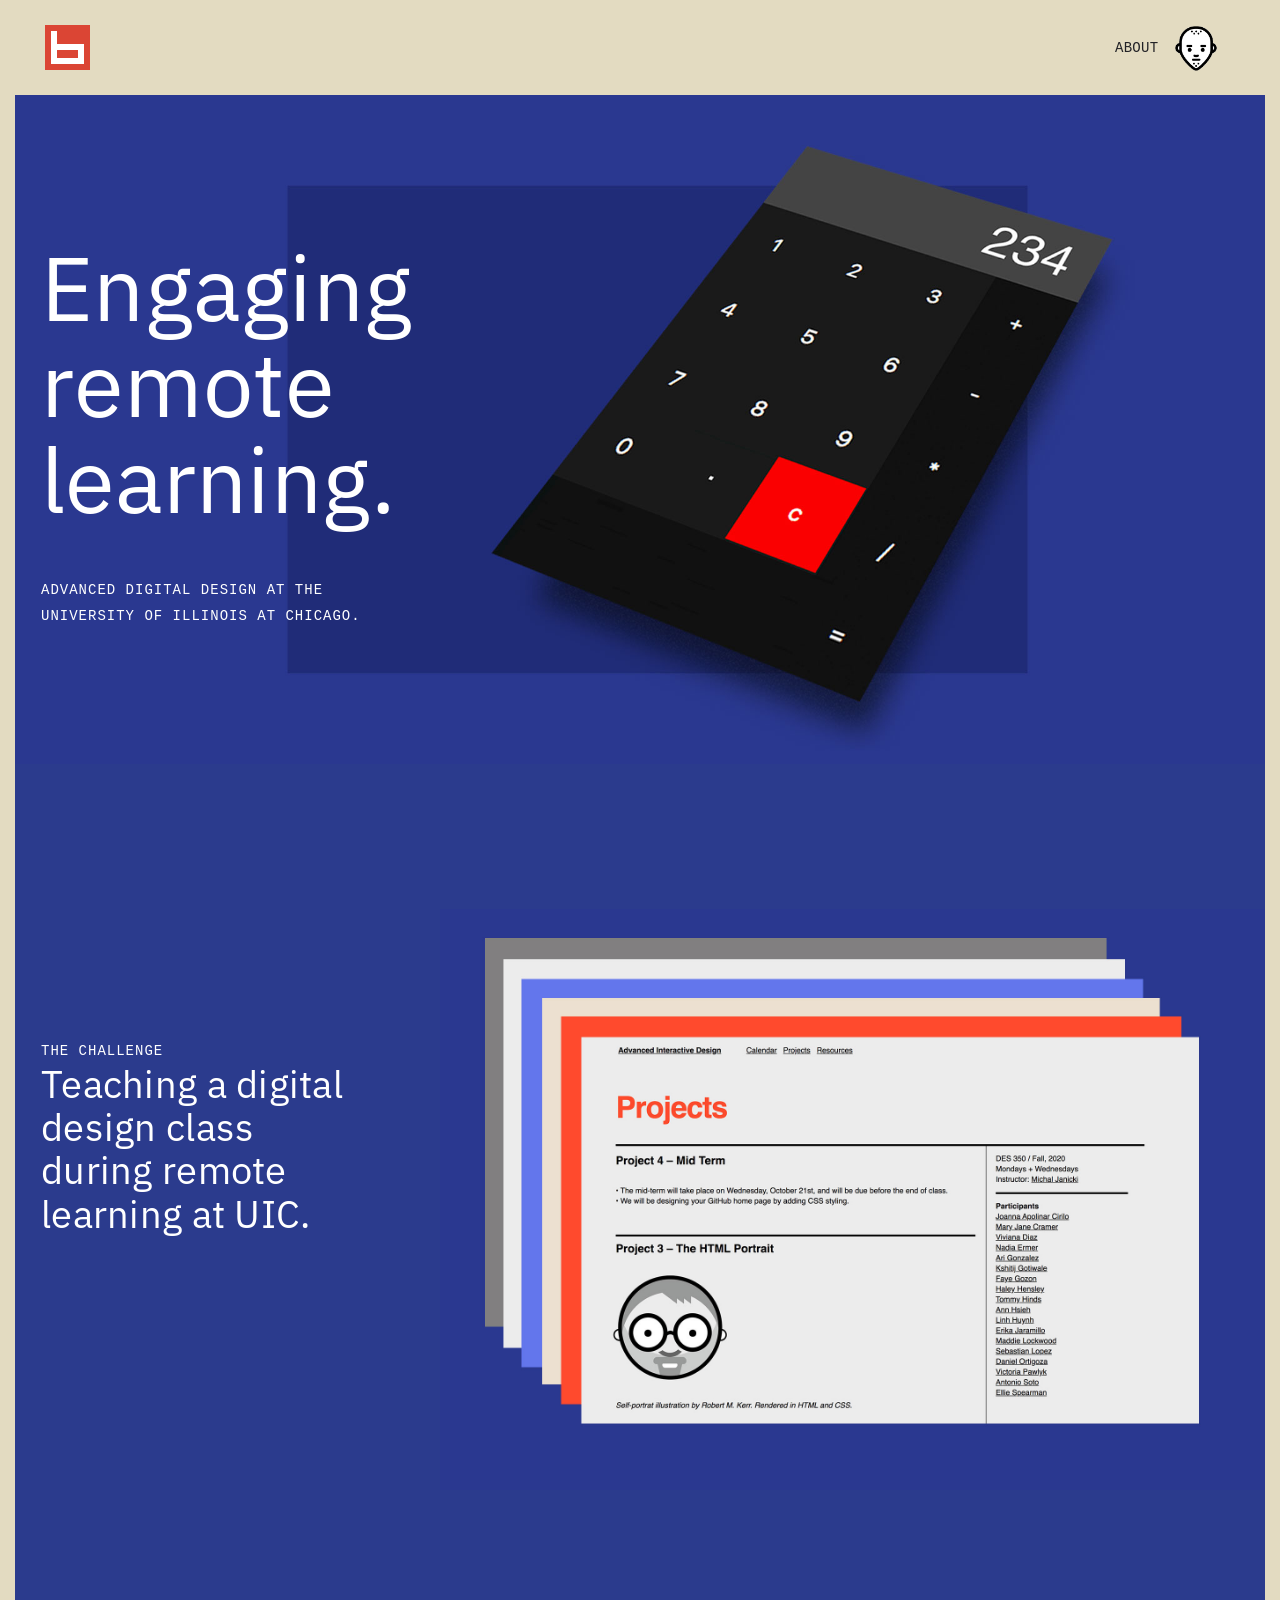
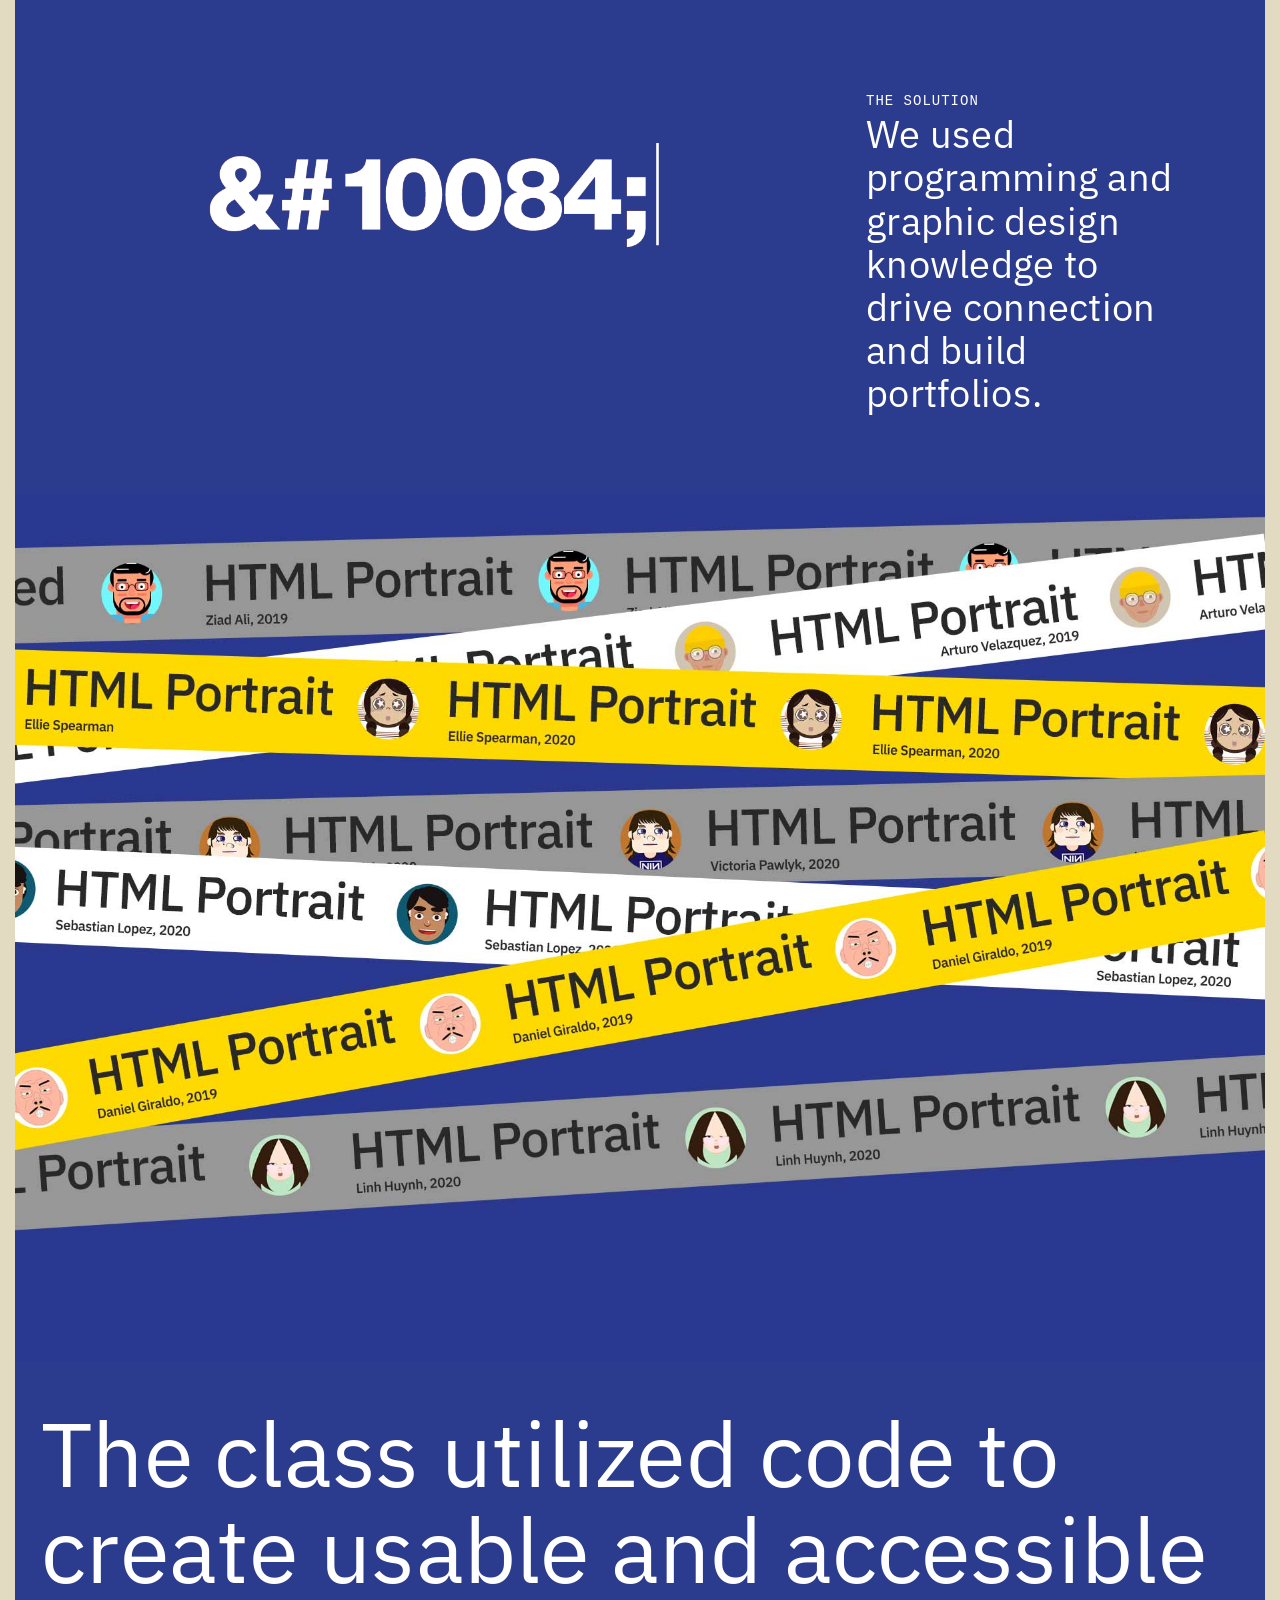
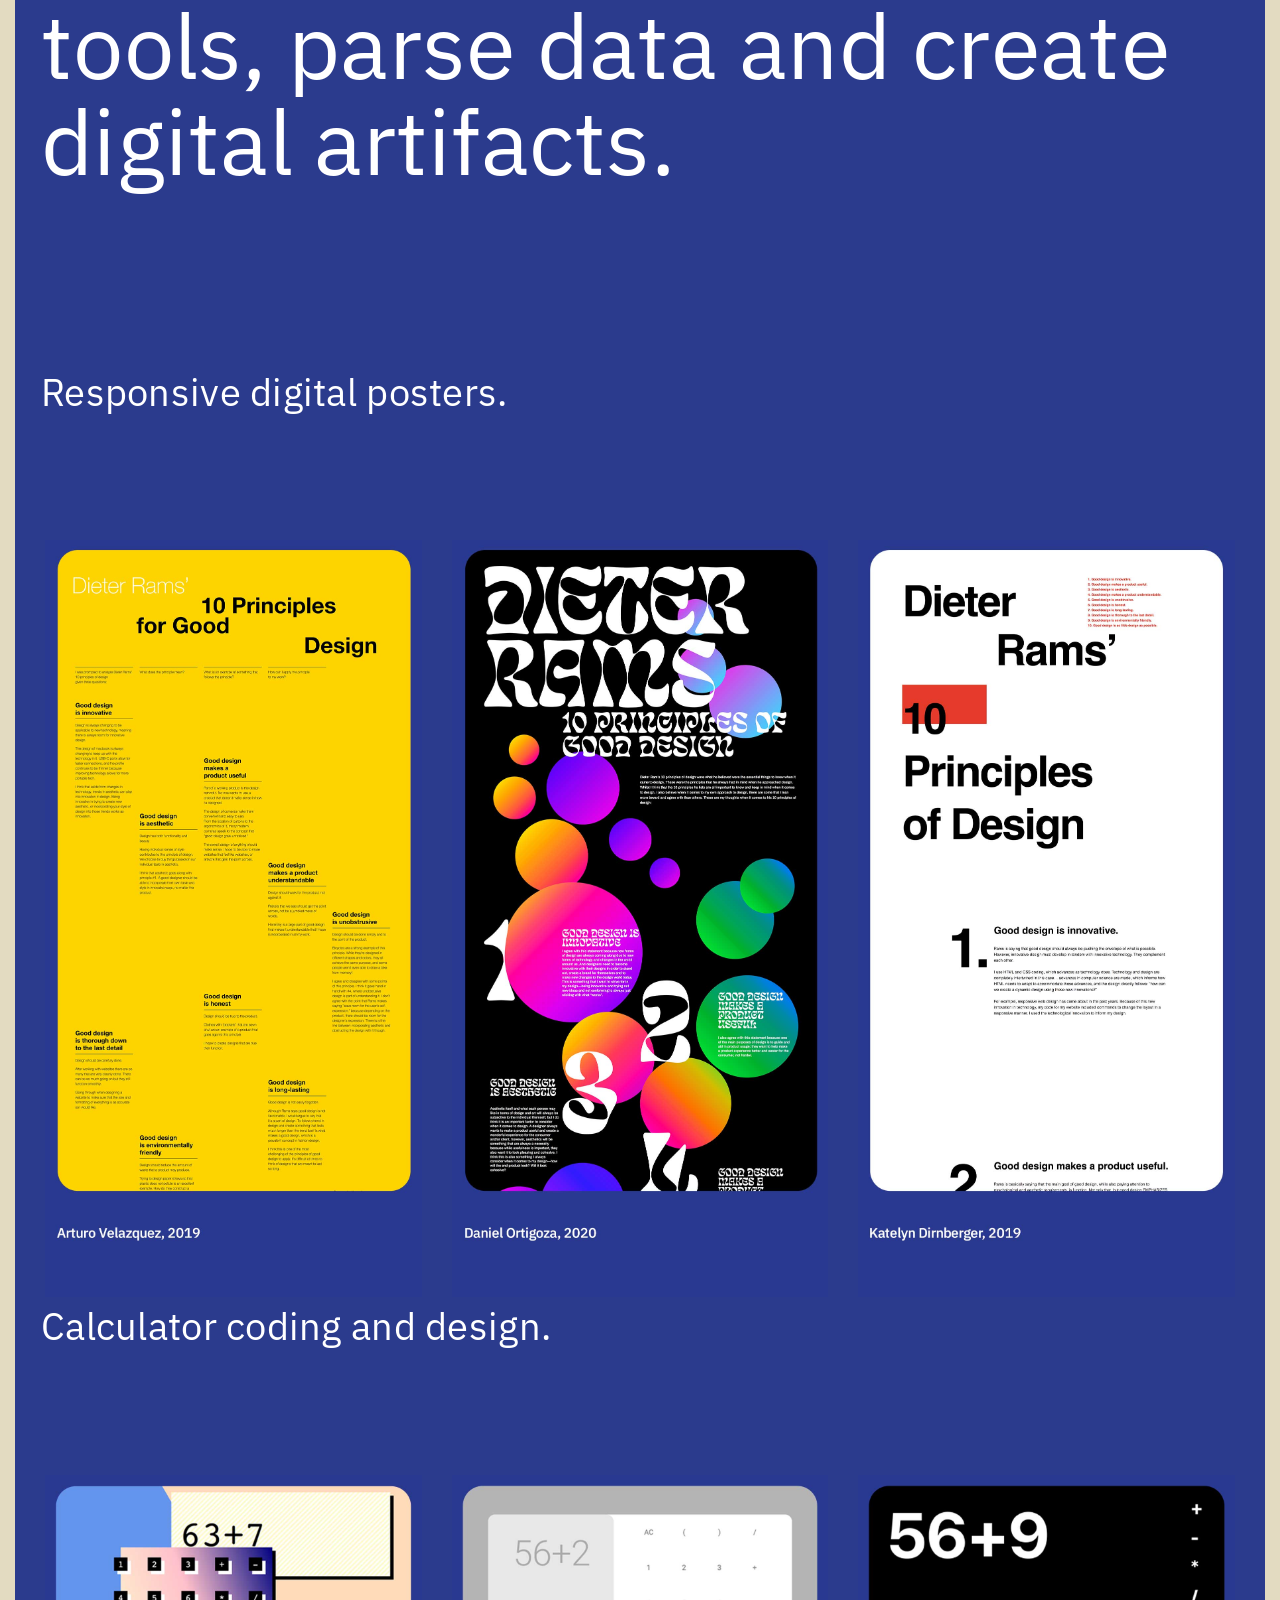
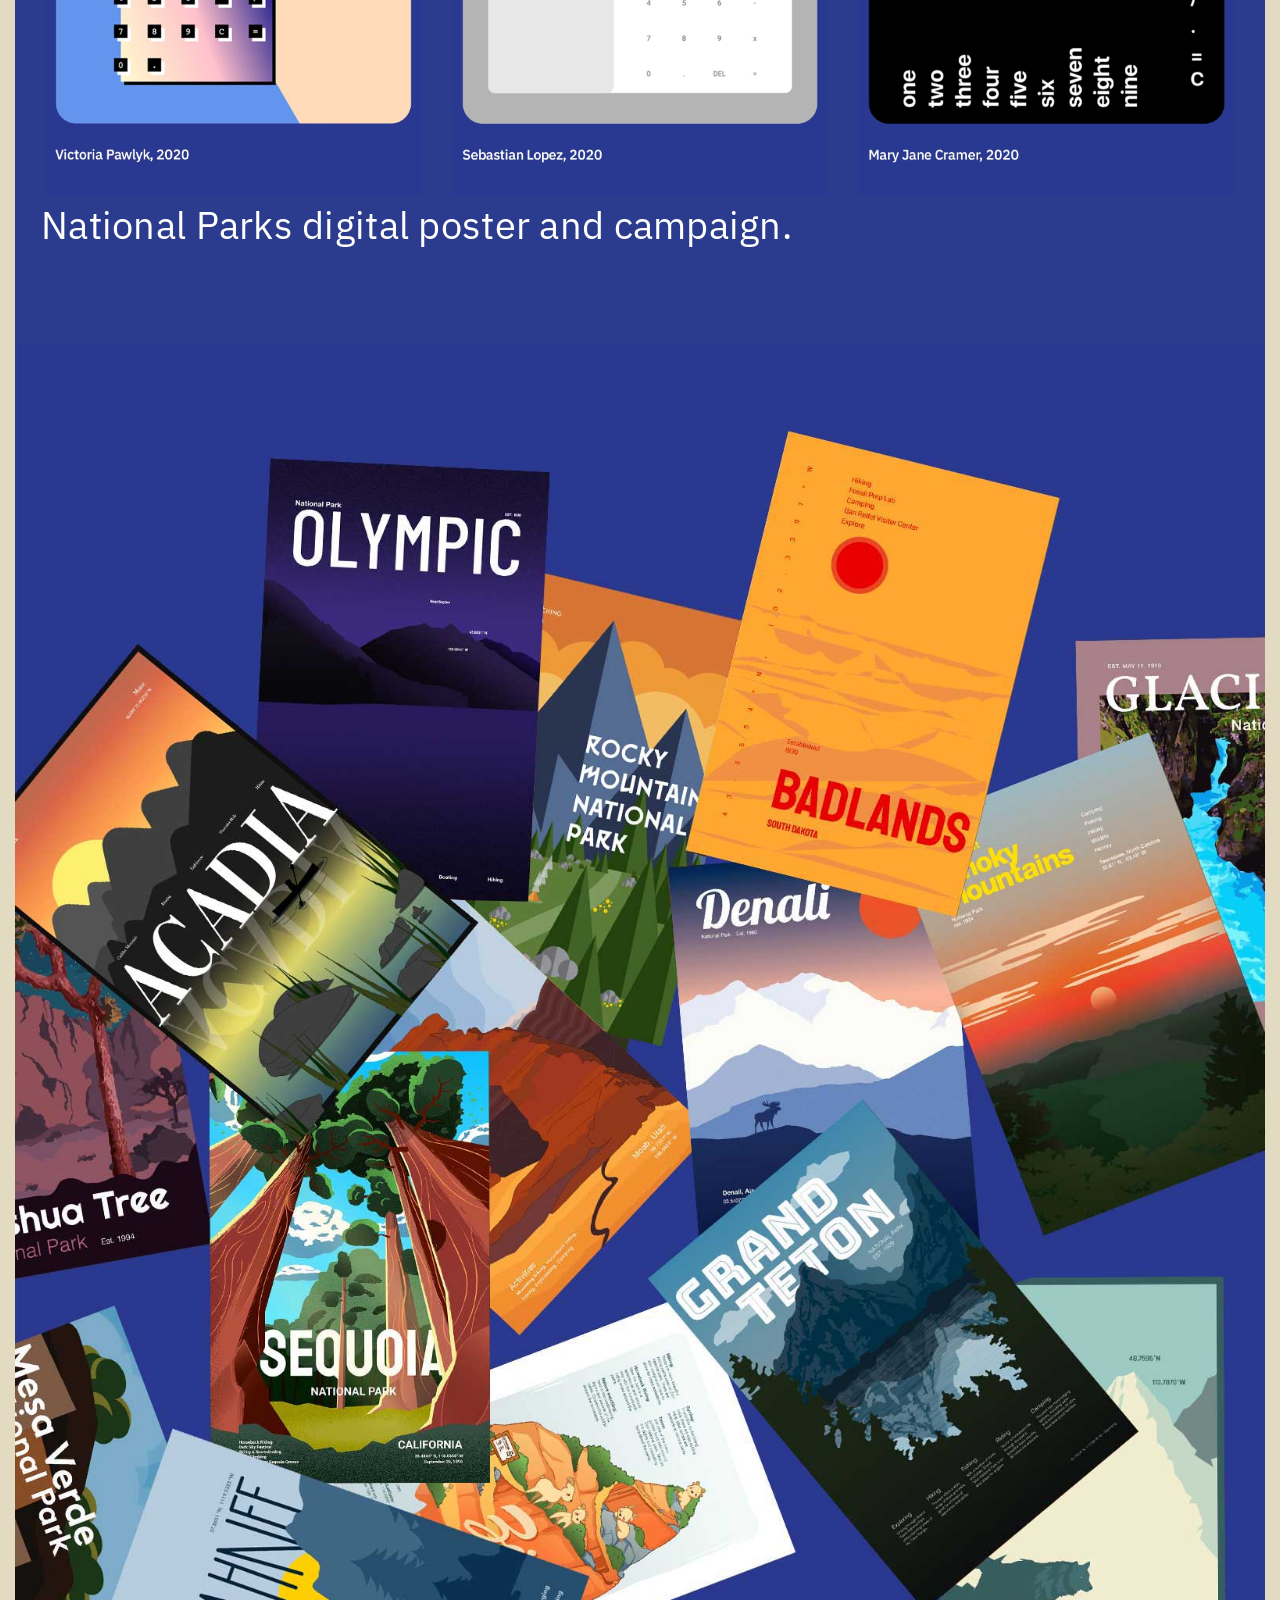
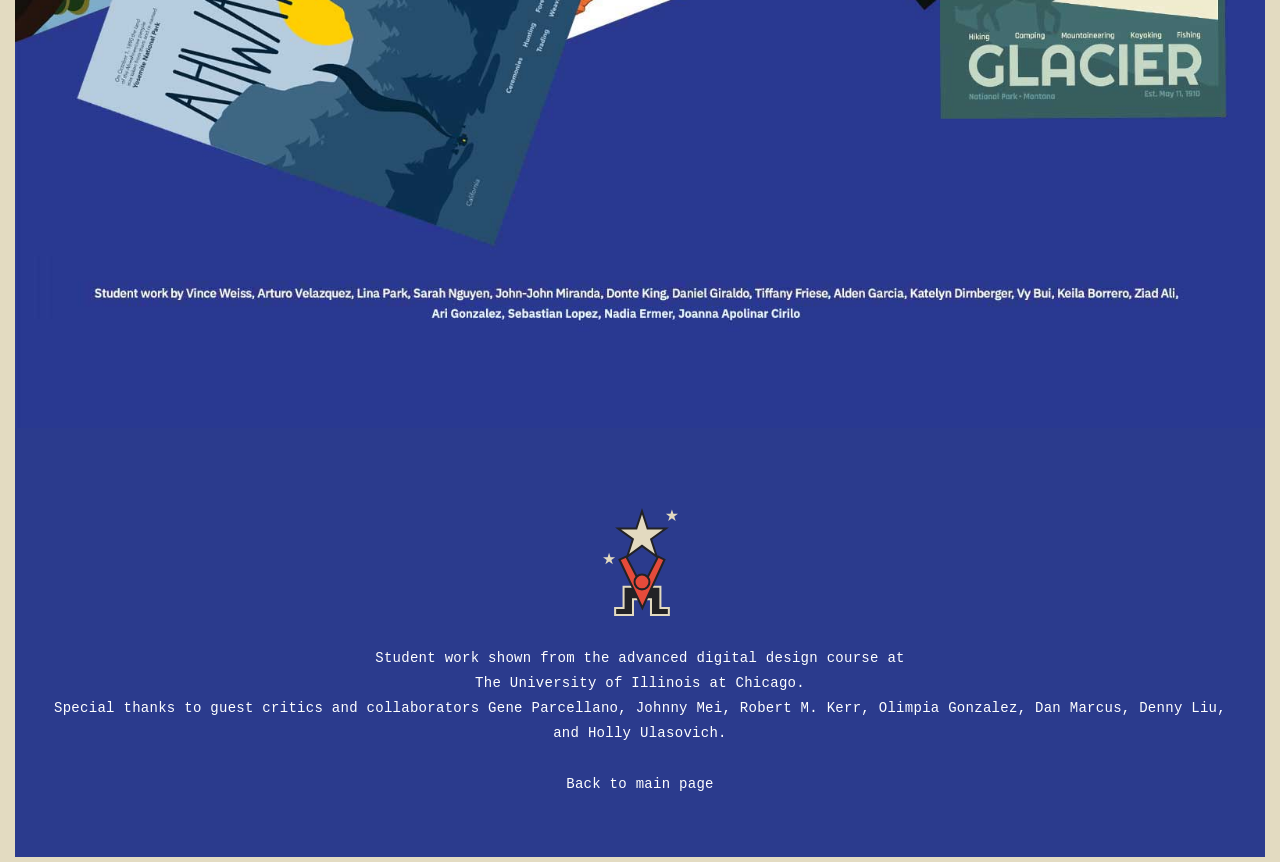
<file: uic/index.html>
<!DOCTYPE html>
<meta name="viewport" content="width=device-width, initial-scale=1">
<html>
	<head>

		<title>Advanced Digital Design at UIC – Studiobema</title>
		<meta name="description" content="Advanced digital design course at UIC." />
		<meta http-equiv="content-type" content="text/html; charset=UTF-8" />
        
		<link rel="stylesheet" href="../css/bemastyle.css?v=18" type="text/css" media="screen" />
<!-- Global site tag (gtag.js) - Google Analytics -->
<script async src="https://www.googletagmanager.com/gtag/js?id=UA-4412601-3"></script>
<script>
  window.dataLayer = window.dataLayer || [];
  function gtag(){dataLayer.push(arguments);}
  gtag('js', new Date());

  gtag('config', 'UA-4412601-3');
</script>
		<link href="https://fonts.googleapis.com/css2?family=IBM+Plex+Sans&display=swap" rel="stylesheet">
		
</head>
<body style="background-image: url(../img/uic/blue.gif); background-repeat: repeat; color: #fff; ">	
		
	
<div class="fixedMenu">
		
	<a href="../" target="_self"><div id="logoHold">
		<div class="logo_bema1"></div><div class="logo_bema2"></div><div class="logo_bema3"></div><div class="logo_bema4"></div>
		</div></a>
	
	
	
	<div class="xCover"></div>
	
			<div class="searchBar">
				<script async src="https://cse.google.com/cse.js?cx=013229289654941958271:yketa6lxjme"></script>
<div class="gcse-searchbox-only"></div>
		</div>
	

	<a href="../about/" target="_self"><div class="portrait">About</div></a>
</div>
	
		<div class="preloader_lite"></div>
	
	<script>
	const preloader_lite = document.querySelector('.preloader_lite');

const fadeEffect = setInterval(() => {
  // if we don't set opacity 1 in CSS, then   //it will be equaled to "", that's why we   // check it
  if (!preloader_lite.style.opacity) {
    preloader_lite.style.opacity = 1;
  }
  if (preloader_lite.style.opacity > 0) {
    preloader_lite.style.opacity -= 0.2;
  } else {
    clearInterval(fadeEffect);
  }
}, 50);

window.addEventListener('load', fadeEffect);
	</script>

	
	
	<div class="holderOne">
		
		
		     <div class="wideUIC">
	   <div class="descriptor_lrg">
		   <span class="huge">Engaging<br />
remote<br />
learning.</span><br />
<span style= "color:white;" class="caps"><br /><br />
Advanced Digital Design at the<br />University of Illinois at Chicago.<br />
	</span></div></div> 
	   	
		
		
			   <div class="intprojectLeft">
		   
		   <div class="descriptor">
			   <span style="color:white;" class="caps">The Challenge<br /></span>
			    <span style="color:white;" class="twentyfour">Teaching a digital design class during remote learning at UIC.<br /></span><br /></div>  
		   <div class="projectimg"><img src="../img/uic/class_site.jpg" width="100%" alt="UIC Advanced Digital Design Class Website"/></div> 
	   </div>
		
		
		
  	   <div class="intprojectLeft">
		   <div class="projectimg"><img src="../img/uic/coding.gif" width="100%" alt="UIC Advanced Digital Design Class Website"/></div>
			      <div class="descriptor">
			   <span style="color:white;" class="caps">The Solution<br /></span>
			    <span style="color:white;" class="twentyfour">We used programming and graphic design knowledge to drive connection and build portfolios.<br /></span><br />
			</div>  
	   </div>
		
		
		
<div class="port"><img src="../img/uic/portraits.jpg" width="100%" alt="HTML Portraits"/></div>
		
		
		
		
		<div class="descriptor_lrg">
		   <span class="huge">The class utilized code to create usable and accessible tools, parse data and create digital artifacts.</span><br /><br><br>
	</div>
		
		<div class="descriptor_lrg">
		   <span class="twentyfour"><br><br>Responsive digital posters.</span><br /><br><br>
	</div>
		
			<div class="port3"><img src="../img/uic/poster_example1.jpg" width="100%" alt="HTML Calculators"/></div>
		<div class="port3"><img src="../img/uic/poster_example2.jpg" width="100%" alt="HTML Calculators"/></div>

		<div class="port3"><img src="../img/uic/poster_example3.jpg" width="100%" alt="HTML Calculators"/></div>


		
			<div class="descriptor_lrg">
		   <span class="twentyfour">Calculator coding and design.</span><br /><br><br>
	</div>
		
		<div class="port3"><img src="../img/uic/calculator_example1.jpg" width="100%" alt="HTML Calculators"/></div>
		<div class="port3"><img src="../img/uic/calculator_example2.jpg" width="100%" alt="HTML Calculators"/></div>

		<div class="port3"><img src="../img/uic/calculator_example3.jpg" width="100%" alt="HTML Calculators"/></div>


				
		<div class="descriptor_lrg">
		   <span class="twentyfour"><br>National Parks digital poster and campaign.</span><br /><br><br>
	</div>
		<div class="port"><img src="../img/uic/national_park_posters.jpg" width="100%" alt="National Park Posters"/></div>		
		
		
		<div class="awarddesign">
			<img src="../img/home/award.svg" alt="Award"/></div>
				
		<div class="award-text">
			Student work shown from the advanced digital design course at<br>
The University of Illinois at Chicago.<br>Special thanks to guest critics and collaborators Gene Parcellano, Johnny Mei, Robert M. Kerr, Olimpia Gonzalez, Dan Marcus, Denny Liu, and Holly Ulasovich.
 <br><br><a style="color:white" href="../" target="_parent">Back to main page</a>
	  
	  </div>
		
		
	

				
	
</div>
</body>
</html>
</file>
<file: css/bemastyle.css>
@charset "UTF-8";


* { margin:0; padding:0; }
body { height:100%; font-family: Menlo, monospace;
    font-size: 14px;
    line-height: 1.8em;
    letter-spacing: 0.02em;
	color: #fff; 
	background-color: #c53e2f; 
	min-height: 1200px;
	transition: 0.5s ease;
}

	
::selection {
	background: #f6af26; /* Safari */
	color: #222226;
	}
::-moz-selection {
	background: #f6af26; /* Firefox */
	color: #222226;
}

.preloader {
  background: #c53e2f;
	background-image: url("../img/home/loading.svg");
	background-size: 100%;
  display: flex;
  height: calc(100vh - 5px);
  justify-content: center;
  left: 15px;
  position: fixed;
  top: 100px;
  transition: opacity 0.3s linear;
  width: calc(100% - 30px);
  z-index: 9999;
	pointer-events: none;
}

.preloader_lite {
  background: #c53e2f;
	background-color: #e3dbc1;
	background-size: 100%;
  display: flex;
  height: calc(100vh - 5px);
  justify-content: center;
  left: 15px;
  position: fixed;
  top: 94px;
  transition: opacity 0.3s linear;
  width: calc(100% - 30px);
  z-index: 9999;
	pointer-events: none;
}

.preloader_drk {
  background: #c53e2f;
	background-color: #c53e2f;
	background-size: 100%;
  display: flex;
  height: calc(100vh - 5px);
  justify-content: center;
  left: 15px;
  position: fixed;
  top: 94px;
  transition: opacity 0.3s linear;
  width: calc(100% - 30px);
  z-index: 9999;
	pointer-events: none;
}


.holderOne {
	display: inline-block;
	float: left;
	margin-top: 80px;
	border: solid 15px #e3dbc1;
  	width: calc(100% - 30px); 
}

a {
  color: #222226;
text-decoration: none;
}

a:hover {
text-decoration: underline;
}

a.yello {
  color: #f7af26;
text-decoration: none;
}

a.yello:hover {
text-decoration: underline;
}




/*	*** TOP FIXED MENU ***  */

.fixedMenu {
	position: fixed;
	top: 0px;
	left: 0px;
  	background: #e3dbc1;
	text-align: left;
	margin:0;
	padding:0px;
  	width: calc(100% - 0px);
  	height: 95px; 
	z-index: 100;
	transition: transform 0.25s ease;
  will-change: transform;

}



/* Hidden state */
.fixedMenu.is-hidden {
  transform: translateY(-100%);
}


.bottomNavIconSelected {
  display: inline-block;
	float: left;
	background-color: #fcad34;
	width: 20%;
	height: 95px;
	background-image: url("../img/home/news.svg");
	background-repeat: no-repeat;
	background-position: center;
	background-size: 40%;
}

.bottomNavIconDesign {
  display: inline-block;
	float: left;
	width: 20%;
	height: 95px;
	background-repeat: no-repeat;
	background-position: center;
	background-image: url("../img/home/design.svg");
	padding-top: 2%;
	background-size: 38%;
}

.bottomNavIconTheatre {
  display: inline-block;
	float: left;
	width: 20%;
	height: 95px;
	background-repeat: no-repeat;
	background-position: center;
	background-image: url("../img/home/theatre.svg");
	padding-top: 1.6%;
	background-size: 40%;
}

.bottomNavIconMovies {
  display: inline-block;
	float: left;
	width: 20%;
	height: 95px;
	background-repeat: no-repeat;
	background-position: center;
	background-image: url("../img/home/movies.svg");
	padding-top: 1%;
	background-size: 36%;
}

.bottomNavIconTeaching {
  display: inline-block;
	float: left;
	width: 20%;
	height: 95px;
	background-repeat: no-repeat;
	background-position: center;
	background-image: url("../img/home/classes.svg");
	padding-top: 1%;
	background-size: 40%;
}



#logoHold {
	display: inline-block;
	float: left;
	margin-left: 45px;
	margin-top: 25px;
  	width: 45px;  
	height: 45px;
	background: #db4534;
}

#logoHold:hover {
	background: #f6af26;
	cursor: pointer;
}


.logo_bema1 {
	display: inline-block;
	float: left;
	margin-left: 6px;
	margin-top: 6px;
  	width: 6px;  
	height: 33px;
	background-color: #fff;
}
.logo_bema2 {
	position: absolute;
	float: left;
	margin-left: 6px;
	margin-top: 33px;
  	width: 33px;  
	height: 6px;
	background-color: #fff;
}
.logo_bema3 {
	position: absolute;
	float: left;
	margin-left: 6px;
	margin-top: 19px;
  	width: 33px;  
	height: 6px;
	background-color: #fff;
}
.logo_bema4 {
	position: absolute;
	margin-left: 33px;
	margin-top: 22px;
  	width: 6px;  
	height: 17px;
	background-color: #fff;
}


#logoHold:hover .logo_bema1 {
    background-color: #222226;
}
#logoHold:hover .logo_bema2 {
    background-color: #222226;
}
#logoHold:hover .logo_bema3 {
    background-color: #222226;
}
#logoHold:hover .logo_bema4 {
    background-color: #222226;
}



.mobileToolsBtn, 
.mobilePanel { display: none; }



/* The actual text input */
#siteSearch {
  width: 100%;
	max-width: 400px;
  height: 45px;
  border: none;
  margin-left: 25px;
  margin-top: 25px;
  padding: 4px 8px;
  box-sizing: border-box;

  background-color: #f7b026;
  color: #c53e30;
 
  font-family: Menlo, monospace;
  font-size: 14px;
  letter-spacing: 0.02em;
	
background-image: url('../img/home/search.gif');  /* <<< your icon path */
  background-repeat: no-repeat;
  background-size: 18px;                        /* icon size */
  background-position: right 10px center;        /* move it slightly left */
}
.searchBar {
	display: inline-block;
	width: 100%;
	max-width: 400px;
}

/* The actual text input */
#siteSearchMobile {
  width: calc(100% - 0px);
margin-bottom: 30px;

  border: none;
  box-sizing: border-box;


  background-color: #f7b026;
  color: #c53e30;

  font-family: Menlo, monospace;
  font-size: 16px;
  letter-spacing: 0.02em;

  background-image: url('../img/home/search.gif');
  background-repeat: no-repeat;
  background-size: 18px 18px;
  background-position: right 20px center;

  -webkit-appearance: none;
  appearance: none;
}

/* Remove outline if you like (you already do for other inputs) */
#siteSearch:focus {
  outline: none;
}
#siteSearch:focus::placeholder {
  color: transparent;
}

.search-highlight {
  background-color: #fcad34;  /* your site’s yellow */
  color: #222226;             /* your dark text color */
  padding: 0 2px;
}

/* Optional: placeholder color */
#siteSearch::placeholder {
  font-family: Menlo, monospace;
  font-size: 14px;
  letter-spacing: 0.02em;
  color: #c53e30;
  opacity: 1;
}

#siteSearchMobile::placeholder {
  font-family: Menlo, monospace;
  font-size: 16px;
  letter-spacing: 0.02em;
  color: #c53e30;
  opacity: 1;
}


.pageTitleStatic {
  position: absolute;
  left: 120px; /* matches your measured offset */
  top: 50%;
  transform: translateY(-50%);
}

.portrait {
	display: inline-block;
	background-image: url("../img/home/michal-portrait.gif");
	background-size: 48px;
	background-position: 80px 3px;
	background-repeat: no-repeat;
	float: right;
	border-radius: 45px;
	padding-left: 20px;
	padding-top: 0px;
	margin-right: 45px;
	margin-left: 5px;
	margin-top: 23px;
	width: 140px;  
	height: 50px;
	line-height: 50px;
	color: #222226;
	text-transform: uppercase;
	box-sizing: border-box; /* Added */
}

.portrait:hover {
	/* Removed margin and padding changes */
	background-color:#db4534;
	background-position: 80px -45px; /* Keep this consistent or slightly adjusted */
	color: #fff;
	font-weight: bold;
	cursor: pointer;
}



.liner{
	display: inline-block;
	float: left;
	width: 100%;
	height: 3px;
	margin-top: 10px;
	margin-bottom: 10px;
	background-color: #c84132;
}

/*   ****  PROMO PAGE DIVS  *******    */ 

.topPara{
	 width: calc(100% - 240px);
	margin-top: 60px;
	margin-left: 120px;
	margin-bottom: 60px;
}

.thirdBox{
	display: inline-block;
	float: left;
	width: calc(33% - 36px);
	min-height: 100px;
	background-color: #f0e8d5;
	margin-left: 30px;
	margin-bottom: 30px;
	padding: 0px;
}
.thirdTextInside{
	display: inline-block;
	float: left;
	width: 50%;
	padding: 15px 0px 0px 30px;
	color: #101010;
}

.BlueBox{
	display: inline-block;
	float: left;
	width: calc(100% - 0px);
	background-color: #253e8c;
	padding-bottom: 15px;
	color: #fff;
}




/*   ****  INTERIOR PAGE DIVS  *******    */ 






.wideUIC {
	position:relative;
	display:inline-block;
	float:left;
	border:none;
	margin-top: 0px;
	padding-top: 100px;
	padding-bottom: 235px;
	width: -webkit-calc(100% - 0px);
    width:    -moz-calc(100% - 0px);
    width:         calc(100% - 0px);
	background-image: url("../img/uic/calculator.jpg");
	background-color: #2b3b8d;
	background-size: 100%;
	background-position: top;
	background-repeat:no-repeat;	
}

.descriptor_lrg{
	foat: left;
	margin-left: 26px;
	margin-top: 45px;
	margin-bottom: 45px;
	width: -webkit-calc(100% - 52px);
    width:    -moz-calc(100% - 52px);
    width:         calc(100% - 52px);
}

.caps{
	text-transform: uppercase;
	letter-spacing: 1px;
	font-size: 14px;
	line-height: 16px;
}

.huge{
	font-family: 'IBM Plex Sans', sans-serif; font-size: 90px; line-height: 96px; 
}

.intprojectLeft {
	position:relative;
	display:inline-block;
	overflow:hidden;
	float:left;
	border:none;
	margin-left: 0px;
	padding-bottom: 60px;
	width: -webkit-calc(100% - 0px);
    width:    -moz-calc(100% - 0px);
    width:         calc(100% - 0px);
}
.descriptor{
	margin-top: 130px;
	margin-left: 26px;
	margin-right: 80px;
	width: -webkit-calc(34% - 106px);
    width:    -moz-calc(34% - 106px);
    width:         calc(34% - 106px);
	height: 200px;
	float: left;
}
.twentyfour{
	font-family: 'IBM Plex Sans', sans-serif;
	font-size: 38px;
	line-height: 40px;
}
.projectimg{
	width: 66%;
	float: left;
	position: relative;	
}








.breaker{
	display: inline-block;
	float: left;
	width: 100%;
	height: 30px;
	background-color: #c53e2f;
}



.third{
	display: inline-block;
	float: left;
	width: calc(33.3% - 20px);
	margin-top: 10px;
	margin-left: 20px;
	margin-bottom: 30px;
	text-transform: uppercase;
}


.pageProfileImage{
	display: inline-block;
	float: left;
	width: 42px;
	height: 42px;
	border-radius: 50%;
	overflow: hidden;
	margin-right: 30px;
}

.pageTitle {
	display: inline-block;
	float: left;
	margin-bottom: 0px;
  	width: calc(100% - 0px); 
	height: 45px;
	text-align: left;
	line-height: 45px;
	color: #e3dac0;
	text-transform: uppercase;
	font-weight: normal;
}


.port{
	width: 100%;
	line-height: 0px;
}



.port_fix{
	position: absolute;
	top: 93px;
	left: -5px;
	width: 100%;
	line-height: 0px;
}



#interiorHolder {
	display: inline-block;
	float: left;
  	width: calc(100% - 45px); 
	margin-top: 74px;
	margin-left: 45px;
}


.anchor a {
  position: absolute;
  left: 0px;
  top: -123px;
}

.anchor {
  position: relative;
}


.content::after {
  content: "";
  display: block;
  clear: both;
}


.trapDescription {
	display: inline-block;
	float: left;
  	width: calc(100% - 70px);  
	padding-left: 30px;
	padding-top: 11px;
	padding-bottom: 11px;
	margin-top: 50px;
	margin-bottom: 30px;
	background-color: #e04838;
	color: #e3dac0;
	text-transform: uppercase;
}

.trapDescription2 {
	display: inline-block;
	float: left;
  	width: calc(100% - 70px);  
	padding-left: 30px;
	padding-top: 11px;
	padding-bottom: 11px;
	margin-top: 0px;
	margin-bottom: 30px;
	background-color: #e04838;
	color: #e3dac0;
	text-transform: uppercase;
}

.trapDescription,
.trapDescription2 {
  clear: both;
}


/* Lightbox overlay */
.lightbox {
  position: fixed;
  inset: 0;
  z-index: 9999;
  display: none;
  background: rgba(0,0,0,0.85);
}

.lightbox.is-open {
  display: block;
}

/* Centered panel */
.lightbox__panel {
  position: absolute;
  left: 50%;
  top: 50%;
  transform: translate(-50%, -50%);
  width: min(1100px, calc(100vw - 40px));
  max-height: calc(100vh - 40px);
  overflow: auto;          /* key: allows tall content without cropping */
  background: #c53e2f;
  padding: 20px;
  box-sizing: border-box;
}

/* Image: never crop, always fit */
.lightbox__panel img {
  width: 100%;
  height: auto;
  max-height: 70vh;
  object-fit: contain;     /* key: prevents cropping */
  display: block;
}

/* Description */
.lightbox__desc {
  margin-top: 16px;
  line-height: 1.4em;
}




/* Close button 
.lightbox__close {
  position: sticky;
  top: 0;
  float: right;
  cursor: pointer;
  font-size: 22px;
  line-height: 1;
  padding: 6px 10px;
  background: rgba(0,0,0,0.4);
}*/

/* 2-column layout inside the lightbox on larger screens */
.lightbox__grid {
  display: block; /* mobile default: stacked */
}

.lightbox__close,
.lightbox__nav {
  position: absolute;
  width: 34px;
  height: 36px;
  display: flex;
  align-items: center;
  justify-content: center;

  background-color: rgba(0,0,0,0.65);
  color: #fff;

  border-radius: 0px;
  cursor: pointer;

  font-size: 18px;
  line-height: 1;

  transition: background-color 0.15s ease, transform 0.15s ease;
}

/* Close button (top-right) */
.lightbox__close {
  top: 14px;
  right: 14px;
}

/* Previous / Next buttons */
.lightbox__prev {
  left: 14px;
  top: 50%;
  transform: translateY(-50%);
}

.lightbox__next {
  right: 14px;
  top: 50%;
  transform: translateY(-50%);
}

.lightbox__close:hover,
.lightbox__nav:hover {
  background-color: #ebb248;
	color: #000;
}

.lightbox__nav {
  border: none;
  box-shadow: none;
  outline: none;

  background-clip: padding-box;

  appearance: none;
  -webkit-appearance: none;
  -moz-appearance: none;
}



/* Make it 2 columns on wider viewports */
@media (min-width: 900px) {
  .lightbox__grid {
    display: grid;
    grid-template-columns: 1fr 320px; /* image + narrow text column */
    gap: 20px;
    align-items: start;
  }

  .lightbox__panel img {
    max-height: calc(100vh - 120px); /* allow taller image */
  }

}

/* Improve readability in lightbox text */
.lightbox__desc {
  line-height: 1.55; /* or 1.6 if you want it a bit airier */
}

.interiorDescription {
	display: inline-block;
	float: left;
	margin-bottom: 50px;
  	width: calc(100% - 15px); 
	padding-left: 15px;
	text-align: left;
	color: #e3dac0;
	font-weight: normal;
}



.content {
	display: inline-block;
  	padding-top: 0px;
	padding-bottom: 20px;
	margin-bottom: 20px;
	width: calc(100% - 40px); 
	color: #fff;
}




.contentLrg {
	display: inline-block;
  	padding-top: 0px;
	padding-bottom: 0px;
	margin-bottom: 0px;
	margin-left: 15%;
	width: calc(67% - 22px);  
	color: #fff;
}


.description {
	display: none;
  	padding-top: 30px;
	padding-bottom: 10px;
	padding-left: 30px;
	padding-right: 30px;
	width: calc(100% - 70px); 
	color: #fff;
	text-align: left;
}



.caps {
	text-transform: uppercase;
}

.descriptionInside {
	position: fixed;
	z-index: 900;
	top:200px;
	right: 90px;
	width: 400px;
	text-align: left;
}

.mainDescription {
	display: inline-block;
  	padding-top: 24px;
	padding-bottom: 28px;
	margin-bottom: 30px;
	padding-left: 30px;
	padding-right: 30px;
	width: calc(100% - 100px); 
	color: #fff;

}

.proDescription {
	background-color: #bc3729;
	display: inline-block;
  	padding: 30px;
	margin-top: 15px;

	width: calc(100% - 60px); 
	color: #fff;

}



#rightBorder {
	position: fixed;
  top: 0px;
	right: 0px;
	width: 15px;
	height: 3000px;
	background-color: #e3dac0;
	z-index: 400;
}

#leftBorder {
	position: fixed;
  top: 0px;
	left: 0px;
	width: 15px;
	height: 3000px;
	background-color: #e3dac0;
	z-index: 400;
}

.blocker {
	display: none;
	position: fixed;
  top: 90px;
	right: 0px;
	width: 75%;
	height: 3000px;
	z-index: 900;
}

#bottomBorder {
	position: relative;
	float: left;
  bottom: 0px;
	width: 100%;	
	height: 15px;
	z-index: 400;
	background-color: #e3dac0;
}


.port3 {
	display: inline-block;
	float: left;
	width: calc(33% - 36px);	
	padding: 30px 0px 0px 30px;
}

.port3L {
	display: inline-block;
	float: left;
	padding: 30px 15% 30px 15%;
	border-bottom: solid 30px #c53e2f;
}

.portLL, .portRL, .portFL {
	display: inline-block;
	float: left;
	width: calc(100% - 58px);
	padding: 20px 30px 30px 30px;
	border-bottom: solid 30px #c53e2f;
}

.divider {
	display: inline-block;
	float: left;
	width: 100%;
	height: 1px;;
}

.spacer {
	display: inline-block;
	float: left;
	width: 100%;
	height: 60px;;
}


.portL {
	display: inline-block;
	float: left;
	width: calc(50% - 43px);	
	padding: 28px 0px 0px 30px;
}

.portR {
	display: inline-block;
	float: right;
	width: calc(50% - 43px);	
	padding: 28px 28px 0px 0px;
}



.portF {
	display: inline-block;
	float: left;
	width: calc(100% - 58px);	
	padding: 30px 10px 0px 30px;
}








/*	*** LEFT COLUMN DIVS ***  */



.columnLeft {
	position: fixed;
	top:95px;
	left: 15px;
	margin:0;
	padding:30px;
  	width: calc(25% - 60px);
  	height: 205px; 
}

.iconSelected {
	float: left;
	fill: #242327;
	margin-left: 10px;
	margin-top: 11px;
	margin-right: 30px;
	
}

.icon {
	float: left;
	fill: #fff;
	margin-left: 10px;
	margin-top: 11px;
	margin-right: 30px;
}

.about_icon {
	float: left;
	display: inline-block;
	margin-left: 20px;
	margin-top: 11px;
	margin-right: 20px;
}

.about_des {
	float: left;
	padding: 10px 15px 30px 0px;
	display: inline-block;
	width: calc(100% - 87px);
}

.subicon {
	float: left;
	margin-left: 0px;
	margin-top: 0px;
	margin-right: 15px;
}



.selectedMenu {
	display: inline-block;
	float: left;
	margin-bottom: 2px;
  	width: calc(100% - 0px); 
/*	max-width: 250px;*/
	height: 45px;
	background-color: #F6AF26;
	text-align: left;
	line-height: 45px;
	color: #242327;
	text-transform: uppercase;
	font-weight: bold;
}

.selectedMenu:hover {
  background-color: #F6AF26;
	color: #242327;
	font-weight: bold;
		cursor: pointer;

}

.activeMenu {
	display: inline-block;
	float: left;
	margin-bottom: 2px;
  	width: calc(100% - 0px); 
/*	max-width: 250px;*/
	height: 45px;
/*	background-color: #f7b026;*/
	text-align: left;
	line-height: 45px;
	color: #fff;
	text-transform: uppercase;
	font-weight: normal;
}

.interiorMenu {
	display: inline-block;
	float: left;
	margin-bottom: 2px;
  	width: calc(100% - 15px); 
	padding-left: 15px;
	height: 45px;
	text-align: left;
	line-height: 45px;
	color: #fff;
	text-transform: uppercase;
	font-weight: normal;
}

.activeMenu:hover, .interiorMenu:hover {
  background-color: #F6AF26;
	color: #242327;
	font-weight: bold;
	cursor: pointer;
}



.breakMenu {
	display: inline-block;
	float: left;
	margin-top: 45px;
	margin-bottom: 2px;
  	width: calc(100% - 0px); 
/*	max-width: 250px;*/
	height: 45px;
/*	background-color: #f7b026;*/
	text-align: left;
	line-height: 45px;
	color: #f6af26;
	text-transform: uppercase;
}

.button {
  border: none;
	display: inline-block;
	float: left;
  width: 40px;
	height: 40px;
	margin-right: 10px;
	background-color: transparent;
	outline: none;
	background-repeat: no-repeat;
	background-size: 100%;
}

.button:hover {
  background-position: 5.5px 7.5px;
cursor: pointer;
}

.button:active {
  background-position: 7px 9px;
}



.yellowHigh {
	display: inline-block;
	float: left;
	margin: 0px;
  	width: calc(100% - 0px); 
	max-width: 250px;
	height: 45px;
	background-color: #f6af26;
	color: #e04838;
}

.redHigh {
	display: inline-block;
	float: left;
	margin-top: 25px;
  border-bottom: 3px solid #c94133;
  	width: calc(100% - 0px); 
	max-width: 250px;
	height: 45px;
	background-color: #e04838;
	color: #fff;
}

.redHigh2 {
	display: inline-block;
	float: left;
	margin-top: 0px;
  border-bottom: 3px solid #c94133;
  	width: calc(100% - 0px); 
	height: 45px;
	background-color: #e04838;
	color: #fff;
}

.emailBox {
	display: inline-block;
	float: left;
	margin-top: 0px;
	margin-bottom: 0px;
  	width: calc(100% - 0px); 
	max-width: 250px;
	height: 90px;
	background-color: #e04838;
	color: #fff;
}




.advert {
	display: inline-block;
	float: left;
	margin-top: 2px;
	margin-bottom: 0px;
  	width: calc(100% - 0px); 
	max-width: 250px;
	cursor: pointer;
}

.adTextOne {
	display: inline-block;
	line-height: 46px;
	padding-left: 10px;
	float: left;
	margin: 0px;
	text-transform: uppercase;
/*		max-width: 200px;*/
}

.ContactLnk {
	display: inline-block;
	width: calc(100% - 10px); 
	max-width: 240px;
	line-height: 46px;
	padding-left: 10px;
	float: left;
	margin: 0px;
	background-color: #db4534;
}

.ContactLnk:hover {
	background-color: #f6af26;
	color: #000;
	font-weight: bold;
}



.adTextTwo {
	display: inline-block;
	font-size: 12px;
	line-height: 45px;
	color: #242327;
	padding-right: 10px;
	float: right;
	margin: 0px;
/*		max-width: 200px;*/
}

.adTextTwo:hover {
	text-decoration: underline;
	cursor: pointer;
}





/*	RIGHT COLUMN     ******    RIGHT COLUMN     ******    RIGHT COLUMN */


.columnRight {
	position: fixed;
	top:95px;
	right: 15px;
	text-align: left;
	margin:0;
	padding:30px;
  	width: calc(25% - 60px);
  	height: 205px;  
}










/*	CENTER COLUMN CENTER COLUMN */

.columnCenter {
	text-align: left;
	margin: 0 auto;
	padding-top:30px;
	padding-bottom: 30px;
  	width: calc(50% - 15px);
}



.writeOnPage {
	display: inline-block;
	float: left;
	margin: 0px;
  	width: calc(100% - 40px); 
	background-color: #db4534;
	color: #fcf3d6;
	line-height: 25px;
	text-transform: uppercase;
	padding-left: 20px;
	padding-right: 20px;
	padding-top: 11px;
	padding-bottom: 11px;
}
.writeField {
	display: inline-block;
	float: left;
	margin: 0px;
	padding-left: 20px;
	margin-bottom: 30px;
  	width: calc(100% - 20px); 
	height: 75px;
	background-color: #f6af26;
	color: #222226;
	line-height: 45px;
}

.fade-in {
  opacity: 0;
  animation: fadeIn 0.5s ease forwards;
}

@keyframes fadeIn {
  to { opacity: 1; }
}

.pending-post {
  position: relative;
  border: 2px dashed rgba(246, 175, 38, 1);
		transition: 0.5s ease;

/*  animation: pendingBorderPulse 2s ease-in-out infinite;*/
}



@keyframes pendingBorderPulse {
  0%, 100% { opacity: 1; border-color: rgba(246, 175, 38, 0.3); }
  50% { opacity: 1; border-color: rgba(246, 175, 38, 1);}
}

.guestStatus {
  margin: 0 20px 10px 10px;
  padding: 6px 10px;
  color: #f6af26;
  text-transform: uppercase;
  font-size: 11px;
  letter-spacing: 0.06em;
  line-height: 1.4em;
}

#fname{
	display: inline-block;
	float: left;
	margin: 0px;
	border: none;
	padding-left: 0px;
	padding-right: 0px;
  	width: calc(100% - 130px);
	height: 75px;
	background-color: #f6af26;
	font-family: Menlo, monospace;
    font-size: 14px;
    letter-spacing: 0.02em;
	color: #db4534;
	overflow-wrap: break-word;
}
#submitButton {
	float: right;
	margin-right: 20px;
	margin-top: 20px;
	text-align: center;
  	width: 92px; 
	height: 35px;
	color: #fff;
	line-height: 32px;
	background-image: url(../img/home/button.svg);
	background-repeat: no-repeat;
	background-color: #f6af26;
	border: none;
}
input:focus, textarea:focus, select:focus{
        outline: none;
    }
#submitButton:hover {
  background-position: 5px 5px;
	line-height: 40px;
}
#submitButton:active {
  background-position: 7px 7px;
}


/* New guest post animation */
.new-guest-post {
  opacity: 0;
  transform: translateY(10px);
  animation: guestPostFadeIn 0.4s ease-out forwards;
}

@keyframes guestPostFadeIn {
  from {
    opacity: 0;
    transform: translateY(10px);
  }
  to {
    opacity: 1;
    transform: translateY(0);
  }
}

.postDescription {
  position: relative;
}

.postDescription.expanded {
  max-height: 2000px;        /* large enough for full text */
}

.more-inline {
  color: #f6af26;
  cursor: pointer;
  margin-left: 15px;
}

.more-inline:hover {
  text-decoration: underline;
}


.post {
	position: inherit;
	padding: 0px;
	margin-bottom: 30px;
	background-color: #db4534;
	display: inline-block;
	float: left;
	width: calc(100% - 0px); 
	height: auto;
	transition: 0.5s ease;
}


.about_holder {
	position: inherit;
	display: inline-block;
	float: left;
	width: calc(50% - 0px); 
}


.coupon_holder {
	position: inherit;
	display: inline-block;
	float: left;
	width: calc(50% - 0px); 
	background-color: #db4534;
}

.post_about {
	position: inherit;
	padding: 0px;
	margin-bottom: 30px;
	background-color: #db4534;
	display: inline-block;
	float: left;
	width: calc(100% - 0px); 
	height: auto;
}

.post_profile {
	position: inherit;
	padding: 0px;
	margin-bottom: 30px;
	background-color: #db4534;
	display: inline-block;
	float: left;
	width: calc(100% - 0px); 
	height: auto;
	transition: 0.5s ease;

}

.about_left_column {
	margin: 30px 30px 0px 30px;
	padding: 0px;
	display: inline-block;
	background-color: #db4534;
	color: #fff;
	float: left;
	width: calc(25% - 60px); 
}

.foto {
	margin: 0px 0px 1px 10px;
	padding: 0px;
	display: inline-block;
	float: left;
	width: calc(33.3% - 13.3px); 
}


.post_finish {
	position: inherit;
	padding: 0px;
	margin-bottom: 30px;
	display: inline-block;
	float: left;
	width: calc(100% - 0px); 
	height: auto;
	transition: 0.5s ease;
}




.postTop {
	display: inline-block;
	float: left;
	margin: 0px;
	padding-left: 20px;
  	width: calc(100% - 20px); 
	height: 75px;
	line-height: 75px;
	color: #fff;
	text-transform: uppercase;
	transition: 0.5s ease;
}

.profilePic{
	display: inline-block;
	float: left;
	margin-left: 0px;
	margin-top: 15px;
	margin-right: 20px;
  	width: 45px; 
	height: 45px;
  border-radius: 50%;
}

.homeprofilePic{
	display: inline-block;
	float: left;
	margin-left: 8px;
	margin-top: 6px;
	margin-right: 32px;
  	width: 32px; 
	height: 32px;
  border-radius: 50%;
}


.postDescription {
	display: inline-block;
	float: left;
	margin: 0px;
	padding-right: 20px;
	padding-left: 20px;
	padding-bottom: 20px;
  	width: calc(100% - 40px); 	color: #fff;

}

.postImage {
	display: inline-block;
	float: left;
  	width: calc(100% - 0px);
	margin-left: 0px;
}


.postImageLrg {
	position: fixed;
	padding: 30px 2000px 2000px 30px;
	height: calc(100vh - 60px);
	width: auto;
	top: 0;
	left:0;
	background-color: #dd4537;
	margin-left: auto;
  	margin-right: auto;
	z-index: 500;
}




.closeWindow, .closeWindow2, .closeWindow3, .closeWindow4, .closeWindow5, .closeWindow6, .closeWindow7, .closeWindow8, .closeWindow9, .closeWindow10, .closeWindow11, .closeWindow12, .closeWindow13, .closeWindow14, .closeWindow15, .closeWindow16, .closeWindow17, .closeWindow18, .closeWindow19, .closeWindow20, .closeWindow21, .closeWindow22, .closeWindow23, .closeWindow24, .closeWindow25, .closeWindow26, .closeWindow27, .closeWindow28, .closeWindow29, .closeWindow30, .closeWindow31, .closeWindow32, .closeWindow33, .closeWindow34, .closeWindow35, .closeWindow36, .closeWindow37, .closeWindow38, .closeWindow39, .closeWindow40, .closeWindow41, .closeWindow42, .closeWindow43, .closeWindow44, .closeWindow45, .closeWindow46, .closeWindow47, .closeWindow48, .closeWindow49, .closeWindow50, .closeWindow51, .closeWindow52, .closeWindow53, .closeWindow54, .closeWindow55, .closeWindow56, .closeWindow57, .closeWindow58, .closeWindow59, .closeWindow60, .closeWindow61, .closeWindow62, .closeWindow63, .closeWindow64, .closeWindow65, .closeWindow66, .closeWindow67, .closeWindow68, .closeWindow69                           
 {
	position: fixed;
	top: 45px;
	right: 25px;
	width: 50px;
	height: 50px;
	border-radius: 50px;
	background-image: url("../img/home/close.svg");
	background-size: 100%;
	background-color: #fff;
	z-index: 501;
	display: none;
	cursor: pointer;
}





.closeWindow:hover, .closeWindow2:hover, .closeWindow3:hover, .closeWindow4:hover, .closeWindow5:hover, .closeWindow6:hover, .closeWindow7:hover, .closeWindow8:hover, .closeWindow9:hover, .closeWindow10:hover, .closeWindow11:hover, .closeWindow12:hover, .closeWindow13:hover, .closeWindow14:hover, .closeWindow15:hover, .closeWindow16:hover, .closeWindow17:hover, .closeWindow18:hover, .closeWindow19:hover, .closeWindow20:hover, .closeWindow21:hover, .closeWindow22:hover, .closeWindow23:hover, .closeWindow24:hover, .closeWindow25:hover, .closeWindow26:hover, .closeWindow27:hover, .closeWindow28:hover, .closeWindow29:hover, .closeWindow30:hover, .closeWindow31:hover, .closeWindow32:hover, .closeWindow33:hover, .closeWindow34:hover, .closeWindow35:hover, .closeWindow36:hover, .closeWindow37:hover, .closeWindow38:hover, .closeWindow39:hover, .closeWindow40:hover, .closeWindow41:hover, .closeWindow42:hover, .closeWindow43:hover, .closeWindow44:hover, .closeWindow45:hover, .closeWindow46:hover, .closeWindow47:hover, .closeWindow48:hover, .closeWindow49:hover, .closeWindow50:hover, .closeWindow51:hover  {
		background-color: #f6ae27;
	cursor: pointer;
}





.postImageSquare {
	display: inline-block;
	float: left;
  	width: 70%; 
	margin-left: 15%;
	padding-bottom: 30px;
}

.postImg {
	display: inline-block;
	min-height: 200px;
	float: left;
	margin: 0px;
}

.award {
	display: inline-block;
	float: left;
  	width:14%;
	margin-left:42%;
	margin-top: 40px;
	margin-bottom: 20px;
}



.awarddesign {
	display: inline-block;
	float: left;
  	width:6%;
	margin-left:47%;
	margin-top: 80px;
	margin-bottom: 20px;
}

.award-text {
	display: inline-block;
	float: left;
	margin: 0px 30px 0px 30px;
  	width: calc(100% - 60px);
	text-align: center;
	margin-bottom: 60px;
}





/*	POSTS */



/*	GENERAL HEART STYLING   */
/* --- New heart system --- */

/* Base heart state blocks – no display here */
.heart-off,
.heart-on {
  padding-left: 15px;
  padding-top: 8px;
  padding-bottom: 8px;
  min-height: 23px;
}

/* Default: show OFF state, hide ON state */
.heart-off {
  display: flex;
  align-items: center;
}

.heart-on {
  display: none;
  align-items: center;
}

/* When toggled, swap visibility */
.heart-toggle.toggled .heart-off {
  display: none;
}

.heart-toggle.toggled .heart-on {
  display: flex;
}


/* Global .block */
.block {
  position: relative;
  margin-top: -30px;
  margin-left: 35px;
}

/* Override old block behavior inside hearts */
.heart .block {
  margin-top: 0 !important;
  margin-left: 0 !important;
  position: static !important;
}

/* The full heart row */
.heart {
  display: block;
  float: left;
  width: 100%;
  cursor: pointer;
  transition: background-color 0.2s ease;
}

/* Yellow background + dark text on hover */
.heart:hover {
  background-color: #fcad34;
}
.heart:hover .block {
  color: #222226;
}

/* Base heart state blocks */
.heart-off,
.heart-on {
  display: flex;
  align-items: center;
  padding: 10px 10px 10px 15px;  /* extra top/bottom padding = no more 'cropped' feel */
  line-height: 1;
}

/* Default: off is visible, on is hidden */
.heart-off { display: flex; }
.heart-on  { display: none;  }

/* When the JS adds .toggled (or when you swap states via JS), show the "on" one */
.heart-toggle.toggled .heart-off {
  display: none;
}
.heart-toggle.toggled .heart-on {
  display: flex;
}

/* Icon circle */
.heart-off img,
.heart-on img {
  width: 30px;          /* slightly smaller icon */
  height: 30px;
  padding: 0px;         /* creates the circular “button” around it */
  border-radius: 50%;
  margin-right: 10px;
  box-sizing: border-box;
  background-color: #db4534;  /* off-state circle color */
}

/* On hover or when toggled, keep the circle darker */
.heart:hover img,
.heart-toggle.toggled img {
  background-color: #c53e2f;
}

/* When clicked (toggled): remove circle behind heart */
.heart-toggle.toggled img {
  background-color: transparent !important;
  padding: 0 !important;     /* no halo around heart */
  border-radius: 0 !important;
}

/* Toggled background stays yellow */
.heart-toggle.toggled {
  background-color: #fcad34 !important;
}

/* Toggled text color should stay dark */
.heart-toggle.toggled .block {
  color: #222226 !important;
}


.port_abt{
	margin-top: 30px;
	margin-bottom: -10px;
}

	a.anchor {
    display: block;
    position: relative;
    top: 160px;
    visibility: hidden;
}

.postVideo {
  display: block;
  width: 100%;        /* shrink video to 70% width */
  height: auto;
  margin: 0 auto;    /* center horizontally */
  padding: 0px 0;   /* add top/bottom breathing room */
}

@media only screen and (max-width: 1120px) {
	
	.preloader {
	background-image: none;
		background-color: #c53e2f;
}

	
	
	.columnRight{
		display: none !important;
	}
	
	/*	LEFT TABLET   */
.columnLeft {
  	width: 240px;
}
.selectedMenu {
  	width: 240px; 
}
.activeMenu {
  	width: 240px; 
}
/*	CENTER TABLET   */
	.columnCenter {
		margin-left: 300px;
  	width: calc(100% - 330px);
		min-width: 540px;
}	
	

	.post_profile {
	padding-left: 25%;
	padding-right: 25%;
	margin-left: 0%;
	width: 50%;
}
	
.about_left_column {
	display: none; 
}	

	
	.about_holder, .coupon_holder{
	width: 100%;	
	}
	
	
		.port_abt{
		width: 100%;
		margin-top: 0px;
		overflow: hidden;
	}

	
	.abttt {
		 object-fit: cover;
		  width: 200%;
		margin-left: -50%;
	}

		
}

@media only screen and (max-width: 900px) {
	
		/*	SEARCH BAR   */
	
	.pageTitleStatic {
  display: none; /* hidden on mobile so the title can't overlap the + Menu button */
}

.searchBar {
  display:none;
}
	
	 .mobileMenu {
    display: block;
  }
	
	.postVideo {
  width: 100%;        /* shrink video to 70% width */
  padding: 0px;   /* add top/bottom breathing room */
}
	
	
	
	.preloader, .preloader_lite, .preloader_drk {
	width: 100%;
	left:0px;
}
	
	
	.postImageLrg {
	padding: 120px 0px 800px 0px;
	width: calc(100% - 0px);
	height: auto;
}

	
	
	.columnRight{
		display: none;
	}
	
	
.holderOne {
    margin-top: 95px;
    border: solid 0px !important;
    width: calc(100% - 0px);
}
	
	
.postImageSquare {
    float: left;
    width: 100%;
    margin-left: 0%;
}
	
	
	/*	LEFT MOBILE   */
.columnLeft {
  	display: none;
}

/*	CENTER MOBILE   */
	.columnCenter, .post_finish, .post_about {
	margin-left: 0px;
  	width: calc(100% - 0px);
		min-width: 300px;
}
	
  .mobileToolsBtn{
    display: inline-block;
    margin-left: 20px;
	margin-top: 25px;
    padding: 14.5px 15px;
    background: #f6af26;       /* your yellow */
    color: #222226;
    border: 0px solid #222226;
    font-family: inherit;
	  font-size: 14px;
    text-transform: uppercase;
    letter-spacing: 0.06em;
    cursor: pointer;
  }

  .mobilePanel{
    display: none;
    position: absolute;
    top: 95px;                 /* match .fixedMenu height */
    left: 0;
    width: calc(100% - 40px);
    background: #e3dbc1;       /* your header background */
    border-top: 1px solid #222226;
    padding: 20px 20px 50px;
    z-index: 200;
  }

  .mobilePanel.is-open{ display:block; }

  .mobilePanelTitle{
    font-size: 12px;
    text-transform: uppercase;
    letter-spacing: 0.06em;
    margin: 6px 0 10px;
    color: #222226;
  }

  .mobileChips{
    display:flex;
    flex-wrap:wrap;
    gap: 8px;
    margin-bottom: 20px;
  }

  .chip{
    padding: 14px 10px;
    background: #c53e2f;       /* your red */
    color: #fff;
    border: 0px solid #222226;
    cursor:pointer;
	    font-family: inherit;          /* use site font */
	text-transform: uppercase;     /* ALL CAPS */
  letter-spacing: 0.06em;        /* matches your other UI vibe */
  }

  .chip:hover{ background:#fcad34; color:#222226; }
	
	
	.chip.is-active {
  background: #fcad34;  /* your yellow */
  color: #222226;
}
	
	.menuSearch {
  display: inline-block;
  vertical-align: middle;
}
	
	
/* Backdrop behind the dropdown panel */
.mobileBackdrop{
  display: none;
  position: fixed;
  top: 95px;          /* same as mobilePanel top so header stays “clean” */
  left: 0;
  width: 100%;
  height: calc(100vh - 95px);
  background: rgba(0,0,0,0.55);
  z-index: 99;       /* must be BELOW .mobilePanel (200) and ABOVE page */
}

/* show backdrop when menu opens */
.mobileBackdrop.is-open{ display:block; }

/* OPTIONAL blur (works best in Safari/iOS) */
.mobileBackdrop{
  -webkit-backdrop-filter: blur(6px);
  backdrop-filter: blur(6px);
}
	
	
	
	

#siteSearch, #siteSearchMobile {
  font-family: inherit;
  text-transform: uppercase;
  letter-spacing: 0.06em;

  height: 40px;
  padding: 0 44px 0 14px; /* room for icon on right if you use it */
  border: none;
  outline: none;

  background: #fcad34;
  color: #222226;
}

  .mobileLinks a{
    display:block;
    padding: 15px 0px 15px;
	  line-height: 30px;
    color:#222226;
    text-decoration:none;
	  text-transform: uppercase;
    border-bottom: 1px solid rgba(34,34,38,0.2);
  }

.mobileprofilePic{
	display: inline-block;
	float: left;
	margin-left: 0px;
	margin-top: 0px;
	margin-right: 10px;
  	width: 32px; 
	height: 32px;
  border-radius: 50%;
}

	
.award-text {
	margin-bottom: 155px;
}
	
	
.dropdown {
	display: none;
}

.dropdownDescription {
		display: none;

}
	
	
.portImage{
    height: 280px; /* height of container */
    object-fit: cover;
}
	
.portImageRight{
		height: 500px;
		object-fit: cover;
		object-position: 100% 0px; 
	}
	
	
	
	
	
/* INTERIOR PAGE MOBILE */	
	
	.port_fix{
			left: 0px;
	}	

	
.pageTitle {
	width: calc(100% - 60px); 
	margin-left: 30px;
	margin-bottom: 0px;
	padding-top: 30px;
	margin-top:0px;
}
	
.titleIntro, .quote {
	float: left;
	width: calc(100% - 60px); 
	margin-left: 30px;
	margin-right: 0px;
	margin-top: 30px;
	margin-bottom: 0px;
	padding-bottom: 30px;
}

#interiorHolder{
		width: 100% !important;
		margin-left: 0px !important;
	}	
	
	.trapDescription, .trapDescription2{
		width: calc(100% - 30px) !important;
		margin-left: 0px !important;
	}
	
	.content{
		width: calc(100% - 2px) !important;
	}
	
	.description {
		display: inline-block !important;
	}
	
	.blocker {
		display: inline-block !important;
	}
	
	.descriptionInside {
		display: none !important;
	}
	
	#rightBorder, #leftBorder{
		display: none;
	}

.contentLrg {
	width: calc(100% - 2px) !important;	
	margin-left: 0px;
}
	
	
.mainDescription {
	width: calc(100% - 60px); 
	margin-top: -30px;
}

	
.port3, .portL, .portR, .port3L, .portLL, .portRL, .portF, .portFL {
	width: calc(100% - 0px) !important;	
	padding: 24px 0px 30px 0px;
	float: left;
}
	
	.trapDescription {
		margin-top: 20px;
	}	
	
		.trapDescription2 {
		margin-top: 10px;
	}
	
.subFL {
	width: calc(100% - 60px);	
	padding: 54px 30px 0px 30px;
	margin-bottom: 56px;
	color: #d64536;
}

.subB {
	display: none;
}
	
#logoHold {
	margin-left: 20px;
}
	
.portrait {
	margin-right: 5px;
	z-index: 100;
}

.portrait:hover {
	margin-right: 3px;
}
	
	.awarddesign {
  	width:18%;
	margin-left:42%;
}
.huge{
	font-size: 58px;
	line-height: 60px;
}
	.descriptor{
	margin-top: 0px;
	margin-left: 26px;
	margin-right: 0px;
	width: 90%;
	height: auto;
	}
	
	.projectimg{
	width: 100%;
}
	
	.wideUIC {
	padding-top: 100px;
	padding-bottom: 60px;
}
		
}
</file>
